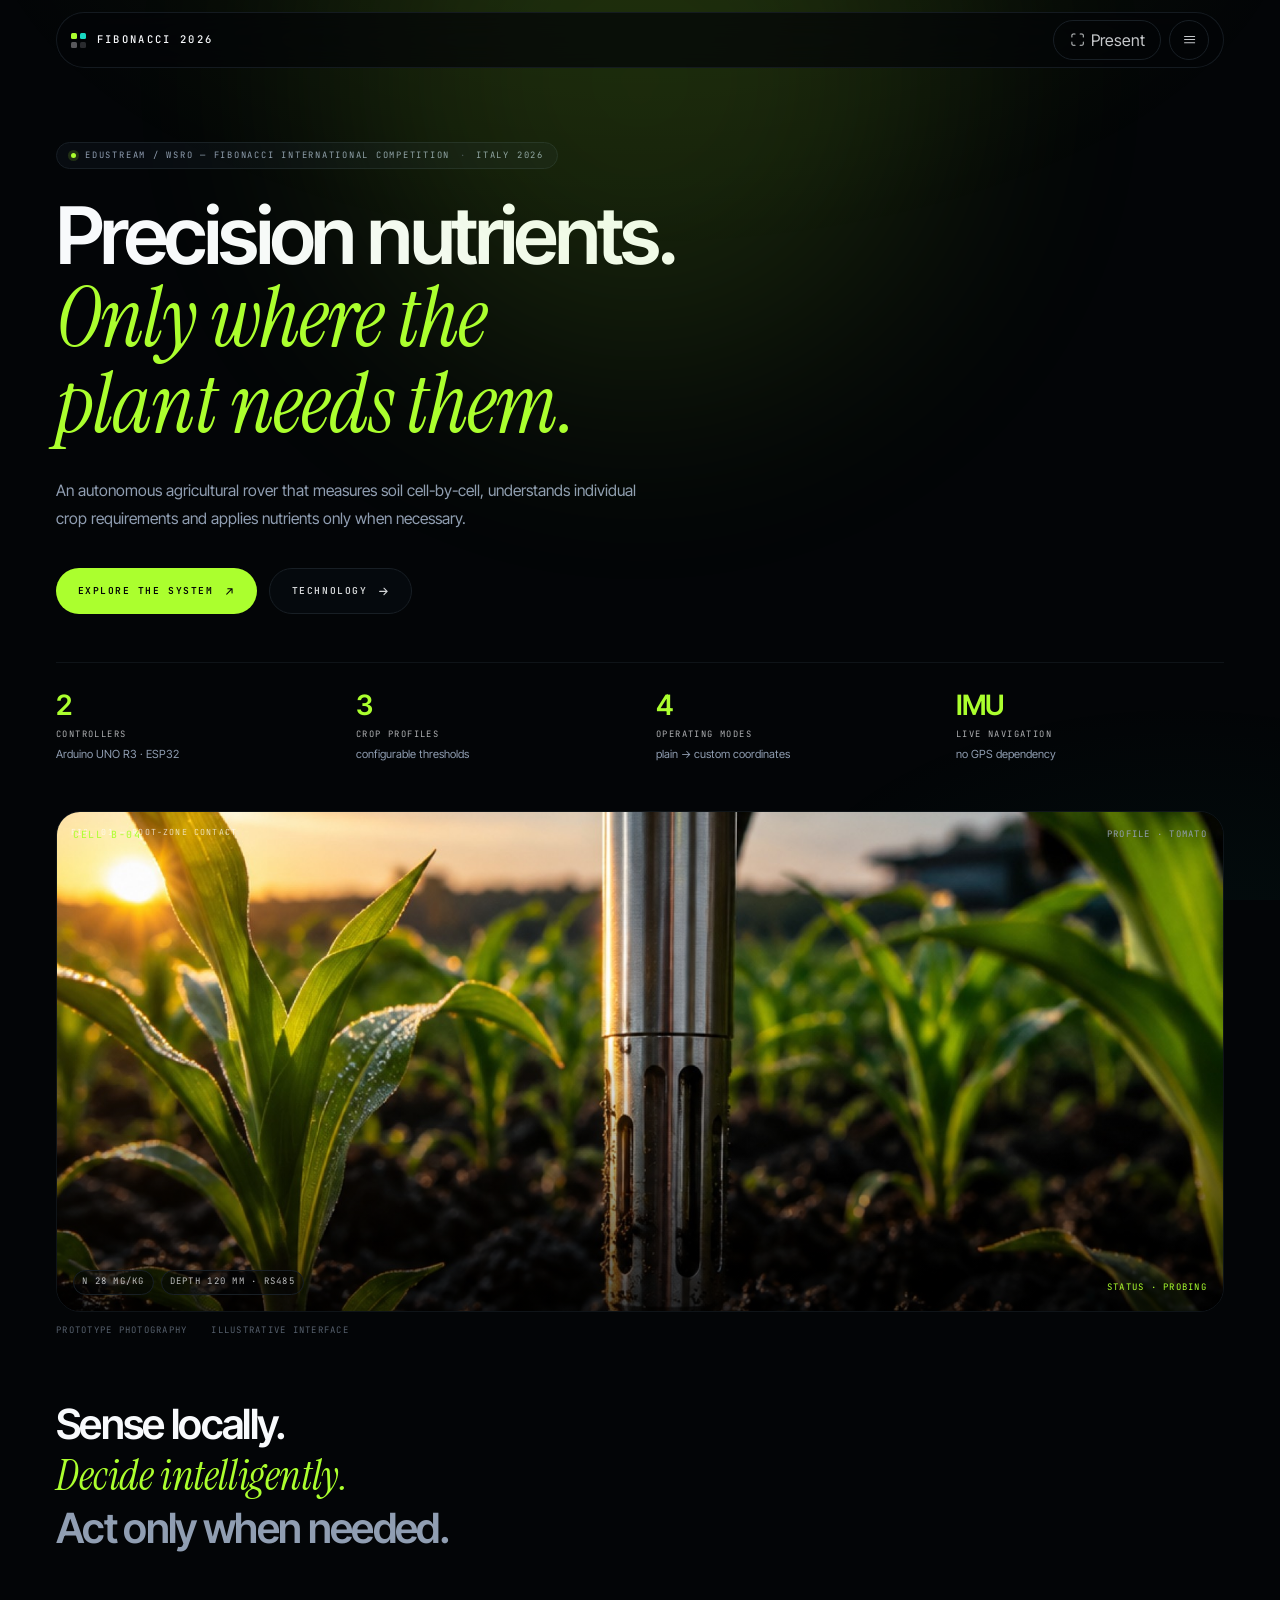
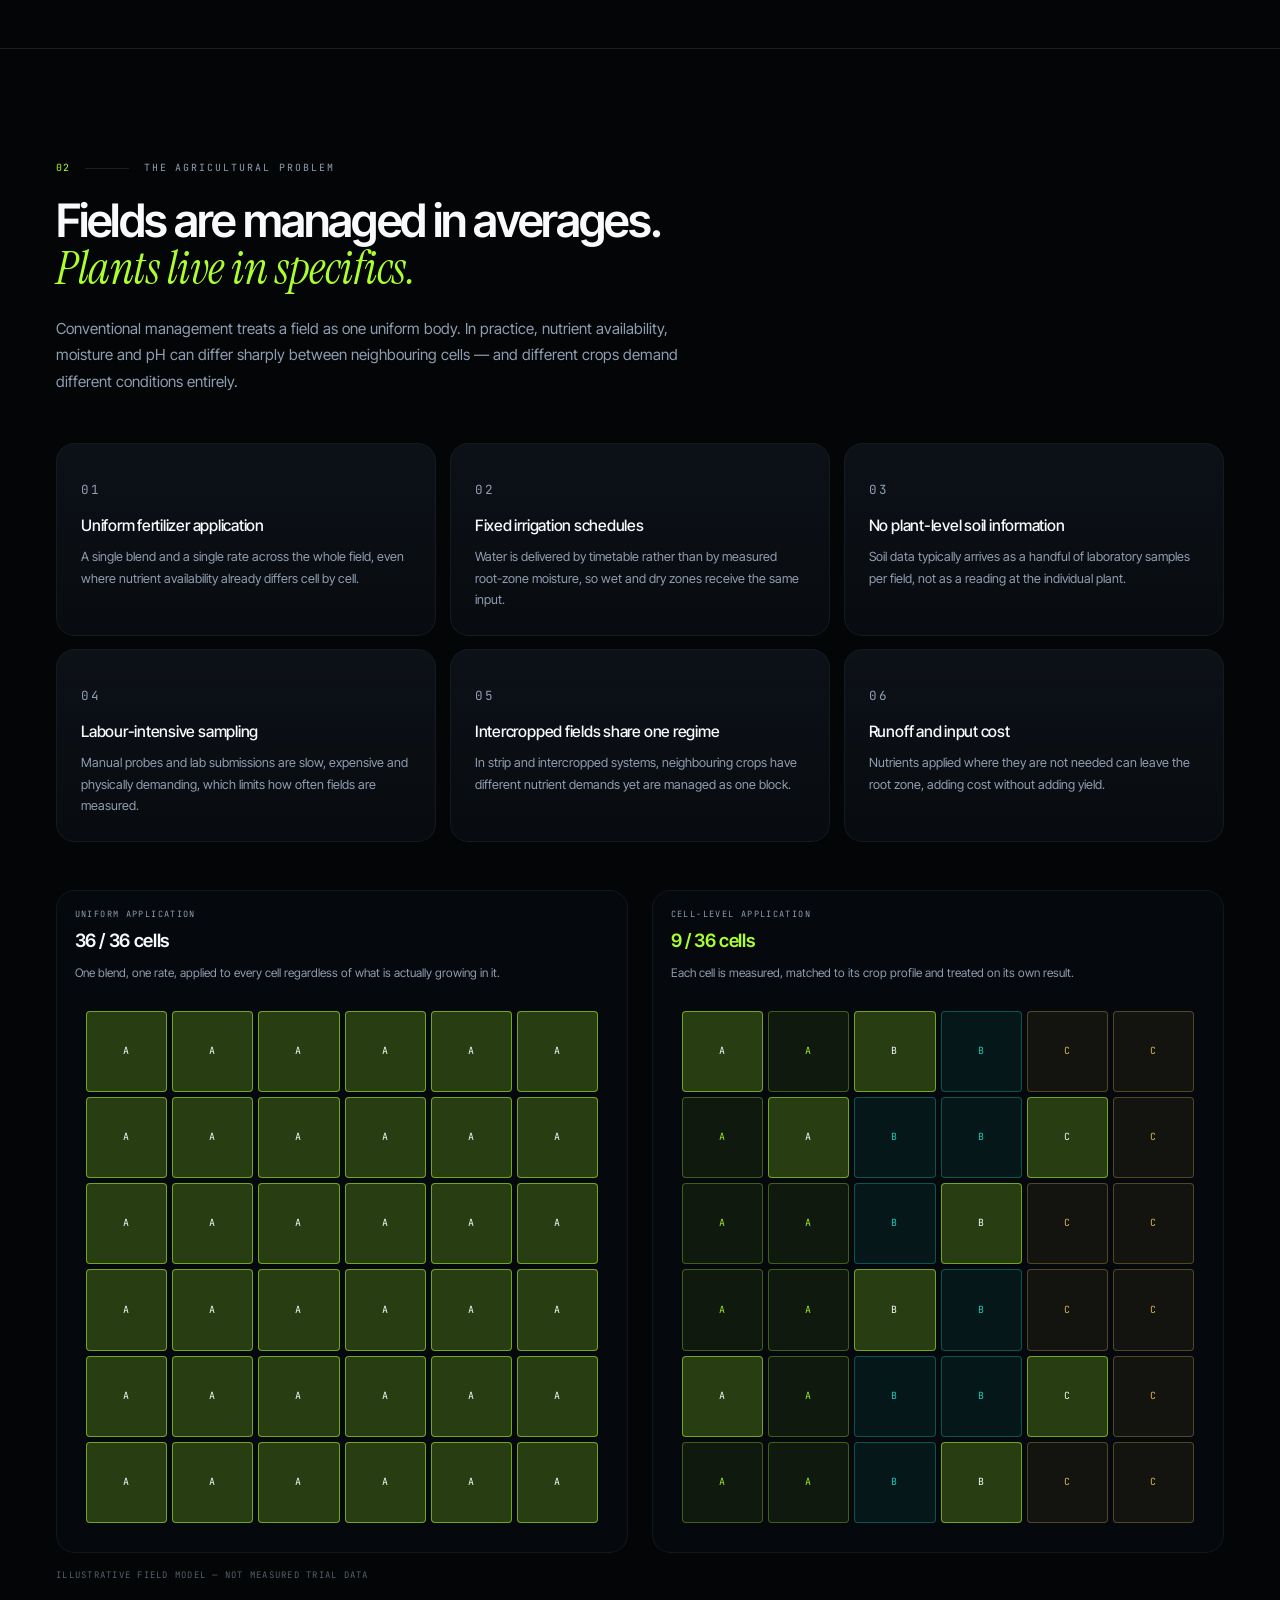
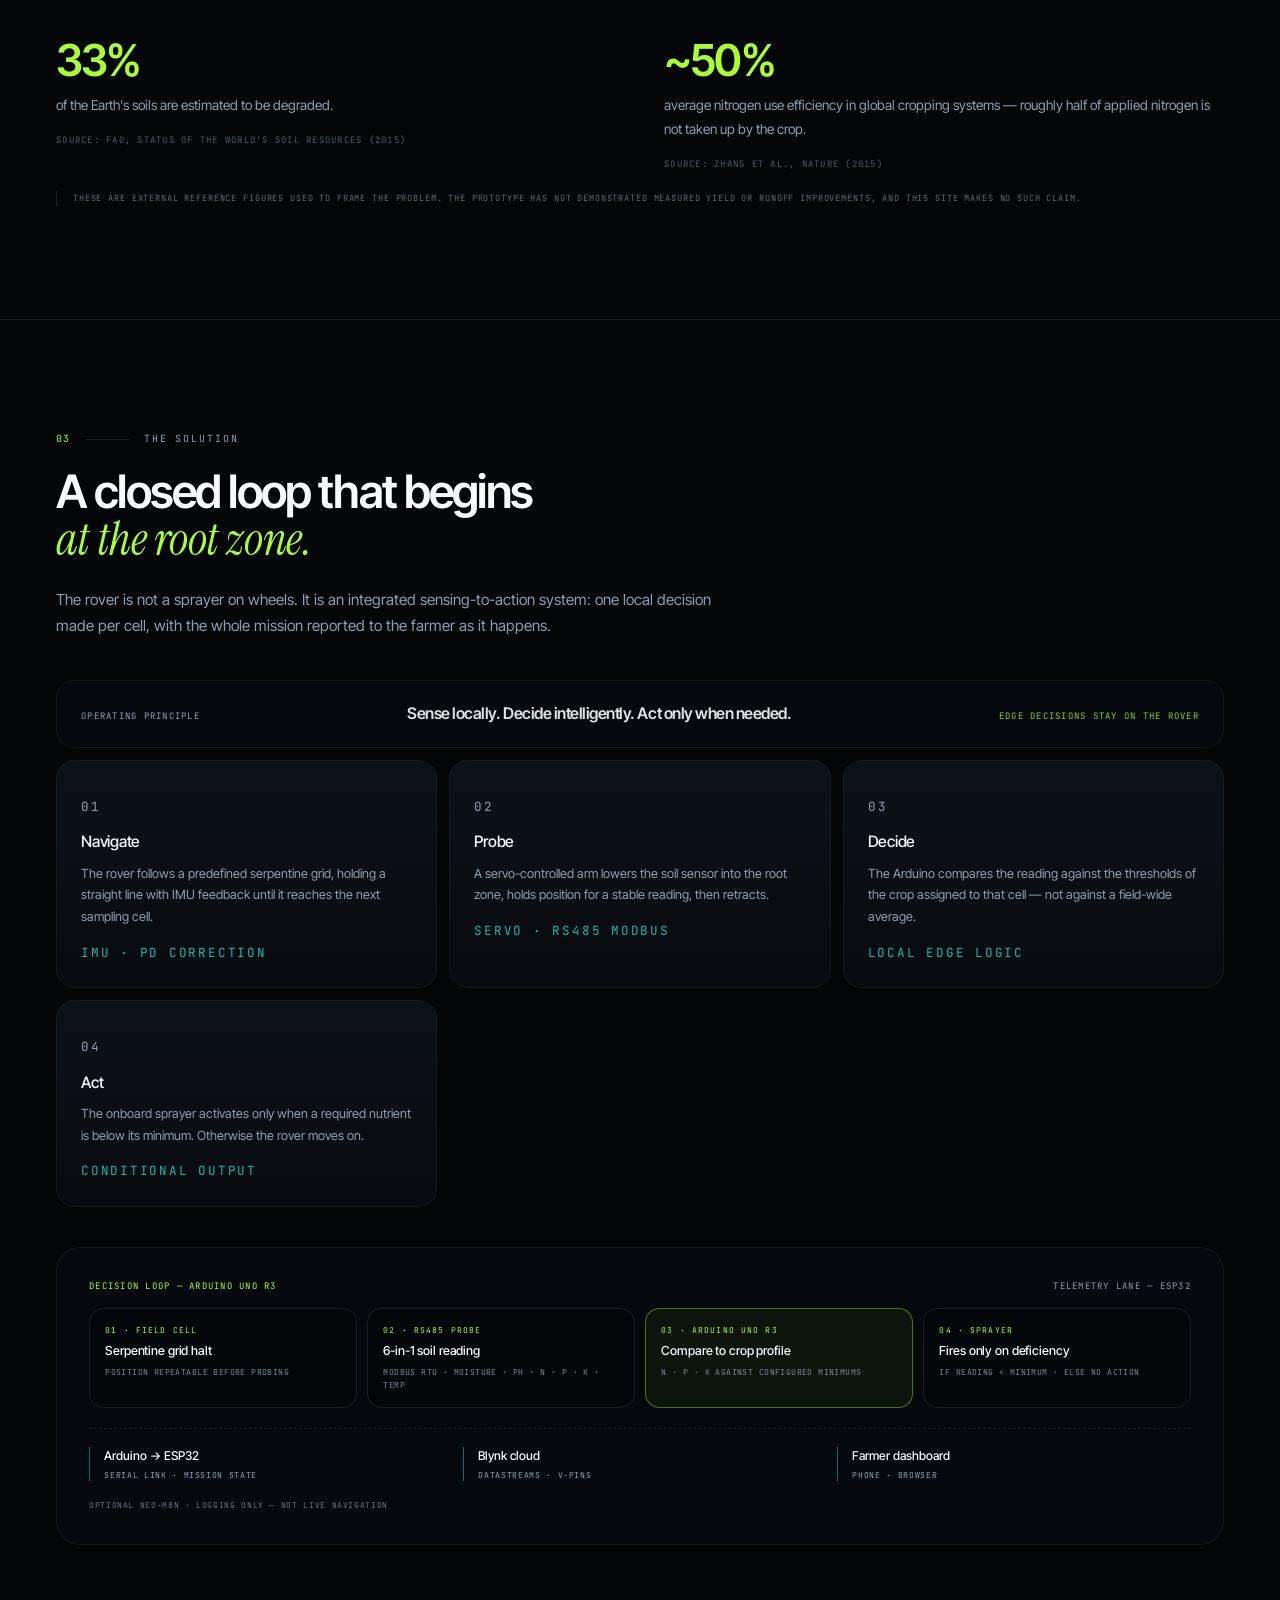
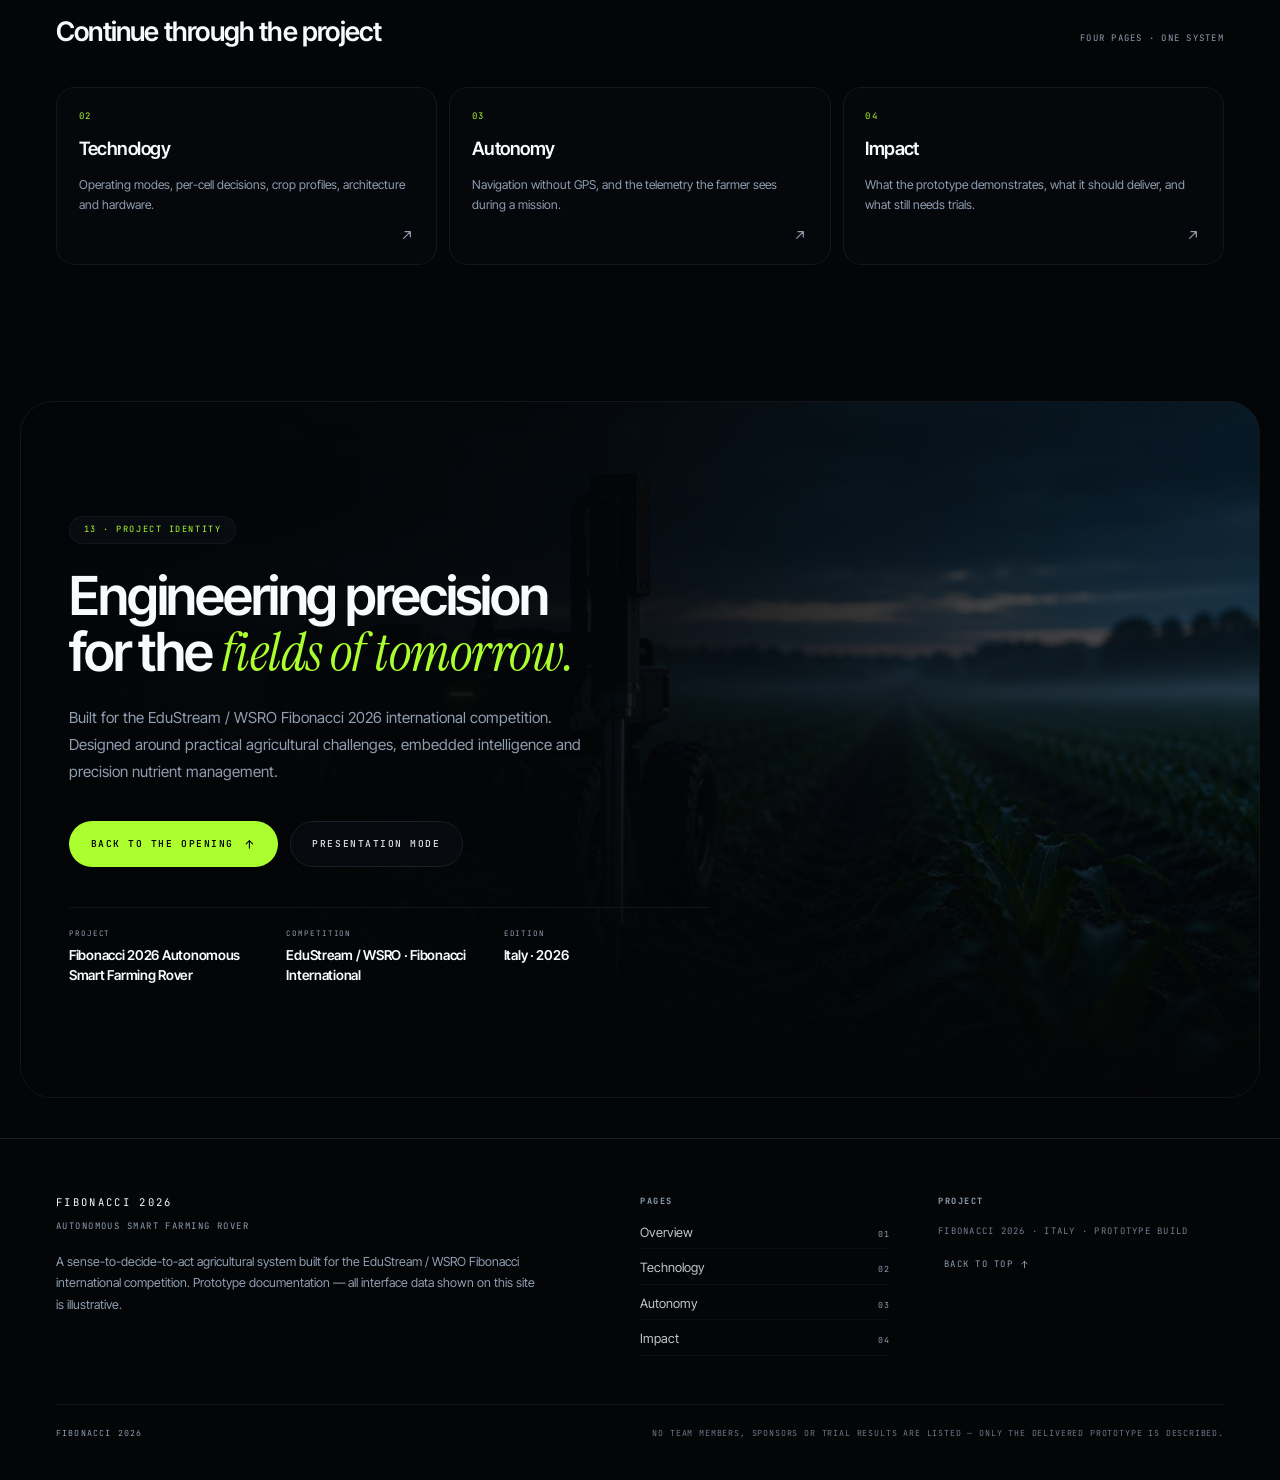
<file: index.html>
<!DOCTYPE html>
<html lang="en">
<head>
<meta charset="utf-8" />
<meta name="viewport" content="width=device-width, initial-scale=1.0" />
<title>Fibonacci 2026 — Autonomous Smart Farming Rover</title>
<meta name="description" content="Fibonacci 2026 is an autonomous agricultural rover that measures soil cell by cell, understands individual crop requirements and applies nutrients only where necessary. Presented for the EduStream / WSRO Fibonacci International Competition, Italy." />
<meta name="theme-color" content="#05070A" />
<meta property="og:title" content="Fibonacci 2026 — Autonomous Smart Farming Rover" />
<meta property="og:description" content="Precision nutrients, only where the plant needs them. A sense-to-decide-to-act agricultural system built for the EduStream / WSRO Fibonacci 2026 international competition." />
<link rel="icon" type="image/svg+xml" href="assets/img/favicon.svg" />
<link rel="stylesheet" href="assets/css/styles.css" />
</head>
<body>

<header class="site-header">
  <div class="header-inner">
    <a class="brand" href="index.html">
      <span class="brand-mark" aria-hidden="true"><i></i><i></i><i></i><i></i></span>
      Fibonacci 2026
    </a>
    <div class="header-actions">
      <button class="icon-btn wide" data-presentation aria-pressed="false" title="Toggle presentation mode">
        <svg viewBox="0 0 24 24" fill="none" stroke="currentColor" stroke-width="1.6" stroke-linecap="round" stroke-linejoin="round" aria-hidden="true"><path d="M8 3H5a2 2 0 0 0-2 2v3M16 3h3a2 2 0 0 1 2 2v3M8 21H5a2 2 0 0 1-2-2v-3M16 21h3a2 2 0 0 0 2-2v-3"/></svg>
        <span class="presentation-label presentation-hide">Present</span>
      </button>
      <button class="icon-btn" data-menu-open aria-label="Open menu">
        <svg viewBox="0 0 24 24" fill="none" stroke="currentColor" stroke-width="1.6" stroke-linecap="round" aria-hidden="true"><path d="M4 7h16M4 12h16M4 17h16"/></svg>
      </button>
    </div>
  </div>
</header>

<div class="menu" id="site-menu" aria-hidden="true">
  <div class="menu-top">
    <span class="brand"><span class="brand-mark" aria-hidden="true"><i></i><i></i><i></i><i></i></span> Fibonacci 2026</span>
    <button class="icon-btn" data-menu-close aria-label="Close menu">
      <svg viewBox="0 0 24 24" fill="none" stroke="currentColor" stroke-width="1.6" stroke-linecap="round" aria-hidden="true"><path d="M6 6l12 12M18 6L6 18"/></svg>
    </button>
  </div>
  <div class="menu-body">
    <nav class="menu-list" aria-label="Pages">
      <a class="menu-item is-current" href="index.html">
        <span class="num">01</span>
        <span class="name">Overview</span>
        <span class="desc">The agricultural problem, the system that answers it, and the principle behind it.</span>
      </a>
      <a class="menu-item" href="technology.html">
        <span class="num">02</span>
        <span class="name">Technology</span>
        <span class="desc">Operating modes, per-cell decisions, crop profiles, architecture and hardware.</span>
      </a>
      <a class="menu-item" href="autonomy.html">
        <span class="num">03</span>
        <span class="name">Autonomy</span>
        <span class="desc">Navigation without GPS, and the telemetry the farmer sees during a mission.</span>
      </a>
      <a class="menu-item" href="impact.html">
        <span class="num">04</span>
        <span class="name">Impact</span>
        <span class="desc">What the prototype demonstrates, what it should deliver, and what still needs trials.</span>
      </a>
    </nav>
    <aside class="menu-aside">
      <div>
        <h4>On this page</h4>
        <ul>
          <li><a href="#problem">02 · The agricultural problem</a></li>
          <li><a href="#solution">03 · The solution</a></li>
          <li><a href="#closing">13 · Project identity</a></li>
        </ul>
      </div>
      <div>
        <h4>Project</h4>
        <ul>
          <li><a href="technology.html#modes">Operating modes</a></li>
          <li><a href="technology.html#architecture">System architecture</a></li>
          <li><a href="autonomy.html#dashboard">Farmer dashboard</a></li>
          <li><a href="impact.html#roadmap">Development roadmap</a></li>
        </ul>
      </div>
      <p class="micro" style="line-height:1.9;color:hsl(var(--muted-foreground)/.65)">
        EduStream / WSRO · Fibonacci International Competition · Italy 2026
      </p>
    </aside>
  </div>
</div>

<main>

  <!-- ================================================================= HERO -->
  <section class="hero" id="hero">
    <div class="hero-glow" aria-hidden="true"></div>
    <div class="container-x">
      <p class="hero-badge">
        <span class="dot" aria-hidden="true"></span>
        EduStream / WSRO — Fibonacci International Competition
        <span class="sep">·</span> Italy 2026
      </p>

      <h1>
        Precision nutrients.
        <span class="serif-accent">Only where the plant needs them.</span>
      </h1>

      <p class="lead">
        An autonomous agricultural rover that measures soil cell-by-cell, understands
        individual crop requirements and applies nutrients only when necessary.
      </p>

      <div class="hero-actions">
        <a class="btn btn-primary" href="#solution">
          Explore the system
          <svg viewBox="0 0 24 24" fill="none" stroke="currentColor" stroke-width="2" stroke-linecap="round" stroke-linejoin="round" aria-hidden="true"><path d="M7 17L17 7M9 7h8v8"/></svg>
        </a>
        <a class="btn btn-ghost" href="technology.html">
          Technology
          <svg viewBox="0 0 24 24" fill="none" stroke="currentColor" stroke-width="2" stroke-linecap="round" stroke-linejoin="round" aria-hidden="true"><path d="M5 12h14M13 6l6 6-6 6"/></svg>
        </a>
      </div>

      <div class="stat-strip reveal">
        <div class="stat">
          <p class="v signal">2</p>
          <p class="k">Controllers</p>
          <p class="n">Arduino UNO R3 · ESP32</p>
        </div>
        <div class="stat">
          <p class="v signal">3</p>
          <p class="k">Crop profiles</p>
          <p class="n">configurable thresholds</p>
        </div>
        <div class="stat">
          <p class="v signal">4</p>
          <p class="k">Operating modes</p>
          <p class="n">plain → custom coordinates</p>
        </div>
        <div class="stat">
          <p class="v signal">IMU</p>
          <p class="k">Live navigation</p>
          <p class="n">no GPS dependency</p>
        </div>
      </div>

      <figure class="image-frame reveal" style="margin-top:3rem;aspect-ratio:21/9;">
        <img src="assets/img/probe-sunrise.jpg" alt="The rover's soil probe making contact with the root zone at sunrise" />
        <div class="scrim"></div>
        <figcaption class="caption" style="bottom:auto;top:.85rem;left:.85rem;">FIG. 01 — Root-zone contact</figcaption>
        <div style="position:absolute;inset:0;padding:1rem;display:flex;flex-direction:column;justify-content:space-between;pointer-events:none;">
          <div style="display:flex;justify-content:space-between;gap:1rem;">
            <span class="micro-lg" style="color:hsl(var(--signal))">Cell B-04</span>
            <span class="micro">Profile · Tomato</span>
          </div>
          <div style="display:flex;justify-content:space-between;align-items:flex-end;gap:1rem;flex-wrap:wrap;">
            <div style="display:flex;gap:.45rem;flex-wrap:wrap;">
              <span class="micro" style="padding:.3rem .5rem;border:1px solid hsl(var(--border));border-radius:999px;background:hsl(var(--background)/.5);color:hsl(var(--foreground)/.75)">N 28 mg/kg</span>
              <span class="micro" style="padding:.3rem .5rem;border:1px solid hsl(var(--border));border-radius:999px;background:hsl(var(--background)/.5);color:hsl(var(--foreground)/.75)">Depth 120 mm · RS485</span>
            </div>
            <span class="micro" style="color:hsl(var(--signal))">Status · probing</span>
          </div>
        </div>
      </figure>
      <div style="display:flex;gap:1.5rem;margin-top:.75rem;flex-wrap:wrap;">
        <span class="micro" style="color:hsl(var(--muted-foreground)/.6)">Prototype photography</span>
        <span class="micro" style="color:hsl(var(--muted-foreground)/.6)">Illustrative interface</span>
      </div>

      <div style="margin-top:4rem;display:grid;gap:.35rem;">
        <p class="display" style="font-size:clamp(1.5rem,3.4vw,2.6rem);line-height:1.12;">Sense locally.</p>
        <p class="display serif-accent signal" style="font-size:clamp(1.5rem,3.4vw,2.6rem);line-height:1.12;">Decide intelligently.</p>
        <p class="display" style="font-size:clamp(1.5rem,3.4vw,2.6rem);line-height:1.12;color:hsl(var(--muted-foreground))">Act only when needed.</p>
      </div>
    </div>
  </section>

  <!-- ============================================================== PROBLEM -->
  <section class="section" id="problem">
    <div class="container-x">
      <div class="section-head reveal">
        <p class="kicker"><span class="idx">02</span><span class="rule"></span>The agricultural problem</p>
        <h2 class="display">
          Fields are managed in averages.
          <span class="serif-accent" style="display:block;color:hsl(var(--signal))">Plants live in specifics.</span>
        </h2>
        <p class="lead">
          Conventional management treats a field as one uniform body. In practice, nutrient
          availability, moisture and pH can differ sharply between neighbouring cells — and
          different crops demand different conditions entirely.
        </p>
      </div>

      <div class="grid-cards stack-gap">
        <article class="card reveal">
          <p class="card-num">01</p>
          <h3>Uniform fertilizer application</h3>
          <p>A single blend and a single rate across the whole field, even where nutrient availability already differs cell by cell.</p>
        </article>
        <article class="card reveal" style="transition-delay:60ms">
          <p class="card-num">02</p>
          <h3>Fixed irrigation schedules</h3>
          <p>Water is delivered by timetable rather than by measured root-zone moisture, so wet and dry zones receive the same input.</p>
        </article>
        <article class="card reveal" style="transition-delay:120ms">
          <p class="card-num">03</p>
          <h3>No plant-level soil information</h3>
          <p>Soil data typically arrives as a handful of laboratory samples per field, not as a reading at the individual plant.</p>
        </article>
        <article class="card reveal" style="transition-delay:60ms">
          <p class="card-num">04</p>
          <h3>Labour-intensive sampling</h3>
          <p>Manual probes and lab submissions are slow, expensive and physically demanding, which limits how often fields are measured.</p>
        </article>
        <article class="card reveal" style="transition-delay:120ms">
          <p class="card-num">05</p>
          <h3>Intercropped fields share one regime</h3>
          <p>In strip and intercropped systems, neighbouring crops have different nutrient demands yet are managed as one block.</p>
        </article>
        <article class="card reveal" style="transition-delay:180ms">
          <p class="card-num">06</p>
          <h3>Runoff and input cost</h3>
          <p>Nutrients applied where they are not needed can leave the root zone, adding cost without adding yield.</p>
        </article>
      </div>

      <!-- comparison -->
      <div class="compare reveal" style="margin-top:3rem">
        <div class="compare-block">
          <p class="cb-label">Uniform application</p>
          <p class="cb-value">36 / 36 cells</p>
          <p class="cb-note">One blend, one rate, applied to every cell regardless of what is actually growing in it.</p>
          <div class="field-wrap" style="margin-top:1rem;padding:.7rem;border:0;background:transparent">
            <div class="field-grid" data-field data-cols="6" data-rows="6" data-pattern="uniform" data-treated="A-01,A-02,A-03,A-04,A-05,A-06,B-01,B-02,B-03,B-04,B-05,B-06,C-01,C-02,C-03,C-04,C-05,C-06,D-01,D-02,D-03,D-04,D-05,D-06,E-01,E-02,E-03,E-04,E-05,E-06,F-01,F-02,F-03,F-04,F-05,F-06"></div>
          </div>
        </div>
        <div class="compare-block">
          <p class="cb-label">Cell-level application</p>
          <p class="cb-value signal">9 / 36 cells</p>
          <p class="cb-note">Each cell is measured, matched to its crop profile and treated on its own result.</p>
          <div class="field-wrap" style="margin-top:1rem;padding:.7rem;border:0;background:transparent">
            <div class="field-grid" data-field data-cols="6" data-rows="6" data-pattern="mixed" data-treated="A-01,A-03,B-02,B-05,C-04,D-03,E-01,E-05,F-04"></div>
          </div>
        </div>
      </div>
      <p class="micro" style="margin-top:1rem;color:hsl(var(--muted-foreground)/.6)">Illustrative field model — not measured trial data</p>

      <div class="split-even" style="margin-top:3.5rem">
        <div class="reveal">
          <p class="big-stat">33%</p>
          <p class="body-copy" style="margin-top:.75rem">
            of the Earth's soils are estimated to be degraded.
          </p>
          <p class="micro" style="margin-top:1rem;color:hsl(var(--muted-foreground)/.55)">
            Source: FAO, Status of the World's Soil Resources (2015)
          </p>
        </div>
        <div class="reveal" style="transition-delay:80ms">
          <p class="big-stat data-tone">~50%</p>
          <p class="body-copy" style="margin-top:.75rem">
            average nitrogen use efficiency in global cropping systems — roughly half of
            applied nitrogen is not taken up by the crop.
          </p>
          <p class="micro" style="margin-top:1rem;color:hsl(var(--muted-foreground)/.55)">
            Source: Zhang et al., Nature (2015)
          </p>
        </div>
      </div>
      <p class="note">
        These are external reference figures used to frame the problem. The prototype has not
        demonstrated measured yield or runoff improvements, and this site makes no such claim.
      </p>
    </div>
  </section>

  <!-- ============================================================= SOLUTION -->
  <section class="section" id="solution">
    <div class="container-x">
      <div class="section-head reveal">
        <p class="kicker"><span class="idx">03</span><span class="rule"></span>The solution</p>
        <h2 class="display">
          A closed loop that begins
          <span class="serif-accent" style="display:block;color:hsl(var(--signal))">at the root zone.</span>
        </h2>
        <p class="lead">
          The rover is not a sprayer on wheels. It is an integrated sensing-to-action system:
          one local decision made per cell, with the whole mission reported to the farmer
          as it happens.
        </p>
      </div>

      <div class="card-soft reveal" style="margin-top:2.5rem;display:flex;flex-wrap:wrap;align-items:baseline;justify-content:space-between;gap:1rem;">
        <p class="micro">Operating principle</p>
        <p class="display-sm" style="font-size:1rem;color:hsl(var(--foreground)/.9)">
          Sense locally. Decide intelligently. Act only when needed.
        </p>
        <p class="micro" style="color:hsl(var(--signal)/.8)">Edge decisions stay on the rover</p>
      </div>

      <div class="grid-cards" style="margin-top:.75rem;grid-template-columns:1fr;">
        <div style="display:grid;gap:.75rem" class="reveal">
          <div class="grid-cards" style="gap:.75rem">
            <article class="card">
              <p class="card-num">01</p>
              <h3>Navigate</h3>
              <p>The rover follows a predefined serpentine grid, holding a straight line with IMU feedback until it reaches the next sampling cell.</p>
              <p class="micro" style="margin-top:.9rem;color:hsl(var(--data)/.85)">IMU · PD correction</p>
            </article>
            <article class="card">
              <p class="card-num">02</p>
              <h3>Probe</h3>
              <p>A servo-controlled arm lowers the soil sensor into the root zone, holds position for a stable reading, then retracts.</p>
              <p class="micro" style="margin-top:.9rem;color:hsl(var(--data)/.85)">Servo · RS485 Modbus</p>
            </article>
            <article class="card">
              <p class="card-num">03</p>
              <h3>Decide</h3>
              <p>The Arduino compares the reading against the thresholds of the crop assigned to that cell — not against a field-wide average.</p>
              <p class="micro" style="margin-top:.9rem;color:hsl(var(--data)/.85)">Local edge logic</p>
            </article>
            <article class="card">
              <p class="card-num">04</p>
              <h3>Act</h3>
              <p>The onboard sprayer activates only when a required nutrient is below its minimum. Otherwise the rover moves on.</p>
              <p class="micro" style="margin-top:.9rem;color:hsl(var(--data)/.85)">Conditional output</p>
            </article>
          </div>
        </div>
      </div>

      <!-- pipeline -->
      <div class="pipeline reveal" style="margin-top:2.5rem">
        <div class="field-head">
          <p class="micro" style="color:hsl(var(--signal))">Decision loop — Arduino UNO R3</p>
          <p class="micro">Telemetry lane — ESP32</p>
        </div>

        <div class="pipe-flow">
          <div class="pipe-node">
            <p class="pn-step">01 · Field cell</p>
            <p class="pn-title">Serpentine grid halt</p>
            <p class="pn-note">Position repeatable before probing</p>
          </div>
          <div class="pipe-node">
            <p class="pn-step">02 · RS485 probe</p>
            <p class="pn-title">6-in-1 soil reading</p>
            <p class="pn-note">Modbus RTU · moisture · pH · N · P · K · temp</p>
          </div>
          <div class="pipe-node is-accent">
            <p class="pn-step">03 · Arduino UNO R3</p>
            <p class="pn-title">Compare to crop profile</p>
            <p class="pn-note">N · P · K against configured minimums</p>
          </div>
          <div class="pipe-node">
            <p class="pn-step">04 · Sprayer</p>
            <p class="pn-title">Fires only on deficiency</p>
            <p class="pn-note">if reading &lt; minimum · else no action</p>
          </div>
        </div>

        <div class="telemetry-lane">
          <div class="tel-step">
            <p class="ts-t">Arduino → ESP32</p>
            <p class="ts-n">serial link · mission state</p>
          </div>
          <div class="tel-step">
            <p class="ts-t">Blynk cloud</p>
            <p class="ts-n">datastreams · V-pins</p>
          </div>
          <div class="tel-step">
            <p class="ts-t">Farmer dashboard</p>
            <p class="ts-n">phone · browser</p>
          </div>
        </div>
        <p class="arch-note">Optional NEO-M8N · logging only — not live navigation</p>
      </div>

      <!-- next pages -->
      <div class="reveal" style="margin-top:4.5rem">
        <div style="display:flex;flex-wrap:wrap;align-items:baseline;justify-content:space-between;gap:1rem">
          <h2 class="display-sm">Continue through the project</h2>
          <p class="micro">Four pages · one system</p>
        </div>
        <div class="next-grid">
          <a class="next-card" href="technology.html">
            <span class="nc-num">02</span>
            <span class="nc-title">Technology</span>
            <span class="nc-desc">Operating modes, per-cell decisions, crop profiles, architecture and hardware.</span>
            <svg class="nc-arrow" width="16" height="16" viewBox="0 0 24 24" fill="none" stroke="currentColor" stroke-width="1.8" stroke-linecap="round" stroke-linejoin="round" aria-hidden="true"><path d="M7 17L17 7M9 7h8v8"/></svg>
          </a>
          <a class="next-card" href="autonomy.html">
            <span class="nc-num">03</span>
            <span class="nc-title">Autonomy</span>
            <span class="nc-desc">Navigation without GPS, and the telemetry the farmer sees during a mission.</span>
            <svg class="nc-arrow" width="16" height="16" viewBox="0 0 24 24" fill="none" stroke="currentColor" stroke-width="1.8" stroke-linecap="round" stroke-linejoin="round" aria-hidden="true"><path d="M7 17L17 7M9 7h8v8"/></svg>
          </a>
          <a class="next-card" href="impact.html">
            <span class="nc-num">04</span>
            <span class="nc-title">Impact</span>
            <span class="nc-desc">What the prototype demonstrates, what it should deliver, and what still needs trials.</span>
            <svg class="nc-arrow" width="16" height="16" viewBox="0 0 24 24" fill="none" stroke="currentColor" stroke-width="1.8" stroke-linecap="round" stroke-linejoin="round" aria-hidden="true"><path d="M7 17L17 7M9 7h8v8"/></svg>
          </a>
        </div>
      </div>
    </div>
  </section>

  <!-- ============================================================== CLOSING -->
  <section class="closing" id="closing" style="padding-top:1.5rem">
    <div class="closing-card">
      <div class="closing-bg" style="background-image:url('assets/img/rover-dusk.jpg')"></div>
      <div class="closing-tint"></div>
      <div class="closing-body">
        <p class="closing-badge">13 · Project identity</p>
        <h2 class="display">
          Engineering precision for the
          <span class="serif-accent signal">fields of tomorrow.</span>
        </h2>
        <p class="lead">
          Built for the EduStream / WSRO Fibonacci 2026 international competition. Designed
          around practical agricultural challenges, embedded intelligence and precision
          nutrient management.
        </p>
        <div class="hero-actions">
          <a class="btn btn-primary" href="index.html">
            Back to the opening
            <svg viewBox="0 0 24 24" fill="none" stroke="currentColor" stroke-width="2" stroke-linecap="round" stroke-linejoin="round" aria-hidden="true"><path d="M12 19V5M6 11l6-6 6 6"/></svg>
          </a>
          <button class="btn btn-ghost" data-presentation aria-pressed="false">
            <span class="presentation-label">Presentation mode</span>
          </button>
        </div>
        <div class="facts" style="margin-top:2.5rem">
          <div>
            <p class="f-k">Project</p>
            <p class="f-v" style="font-size:.85rem;margin-top:.35rem">Fibonacci 2026 Autonomous Smart Farming Rover</p>
          </div>
          <div>
            <p class="f-k">Competition</p>
            <p class="f-v" style="font-size:.85rem;margin-top:.35rem">EduStream / WSRO · Fibonacci International</p>
          </div>
          <div>
            <p class="f-k">Edition</p>
            <p class="f-v" style="font-size:.85rem;margin-top:.35rem">Italy · 2026</p>
          </div>
        </div>
      </div>
    </div>
  </section>
</main>

<footer class="site-footer">
  <div class="container-x">
    <div class="footer-grid">
      <div>
        <p class="footer-brand">Fibonacci 2026</p>
        <p class="footer-sub">Autonomous smart farming rover</p>
        <p class="footer-copy">
          A sense-to-decide-to-act agricultural system built for the EduStream / WSRO Fibonacci
          international competition. Prototype documentation — all interface data shown on this
          site is illustrative.
        </p>
      </div>
      <div class="footer-col">
        <h4>Pages</h4>
        <nav class="footer-links" aria-label="Pages">
          <a href="index.html">Overview <span>01</span></a>
          <a href="technology.html">Technology <span>02</span></a>
          <a href="autonomy.html">Autonomy <span>03</span></a>
          <a href="impact.html">Impact <span>04</span></a>
        </nav>
      </div>
      <div class="footer-col">
        <h4>Project</h4>
        <p class="micro" style="line-height:2;color:hsl(var(--muted-foreground)/.8)">
          Fibonacci 2026 · Italy · Prototype build
        </p>
        <button class="to-top micro" data-to-top style="margin-top:1rem;letter-spacing:.14em">
          Back to top
          <svg width="11" height="11" viewBox="0 0 24 24" fill="none" stroke="currentColor" stroke-width="2" stroke-linecap="round" stroke-linejoin="round" aria-hidden="true"><path d="M12 19V5M6 11l6-6 6 6"/></svg>
        </button>
      </div>
    </div>
    <div class="footer-bottom">
      <span>Fibonacci 2026</span>
      <p class="disclaimer">
        No team members, sponsors or trial results are listed — only the delivered prototype is described.
      </p>
    </div>
  </div>
</footer>

<script src="assets/js/main.js"></script>
</body>
</html>
</file>
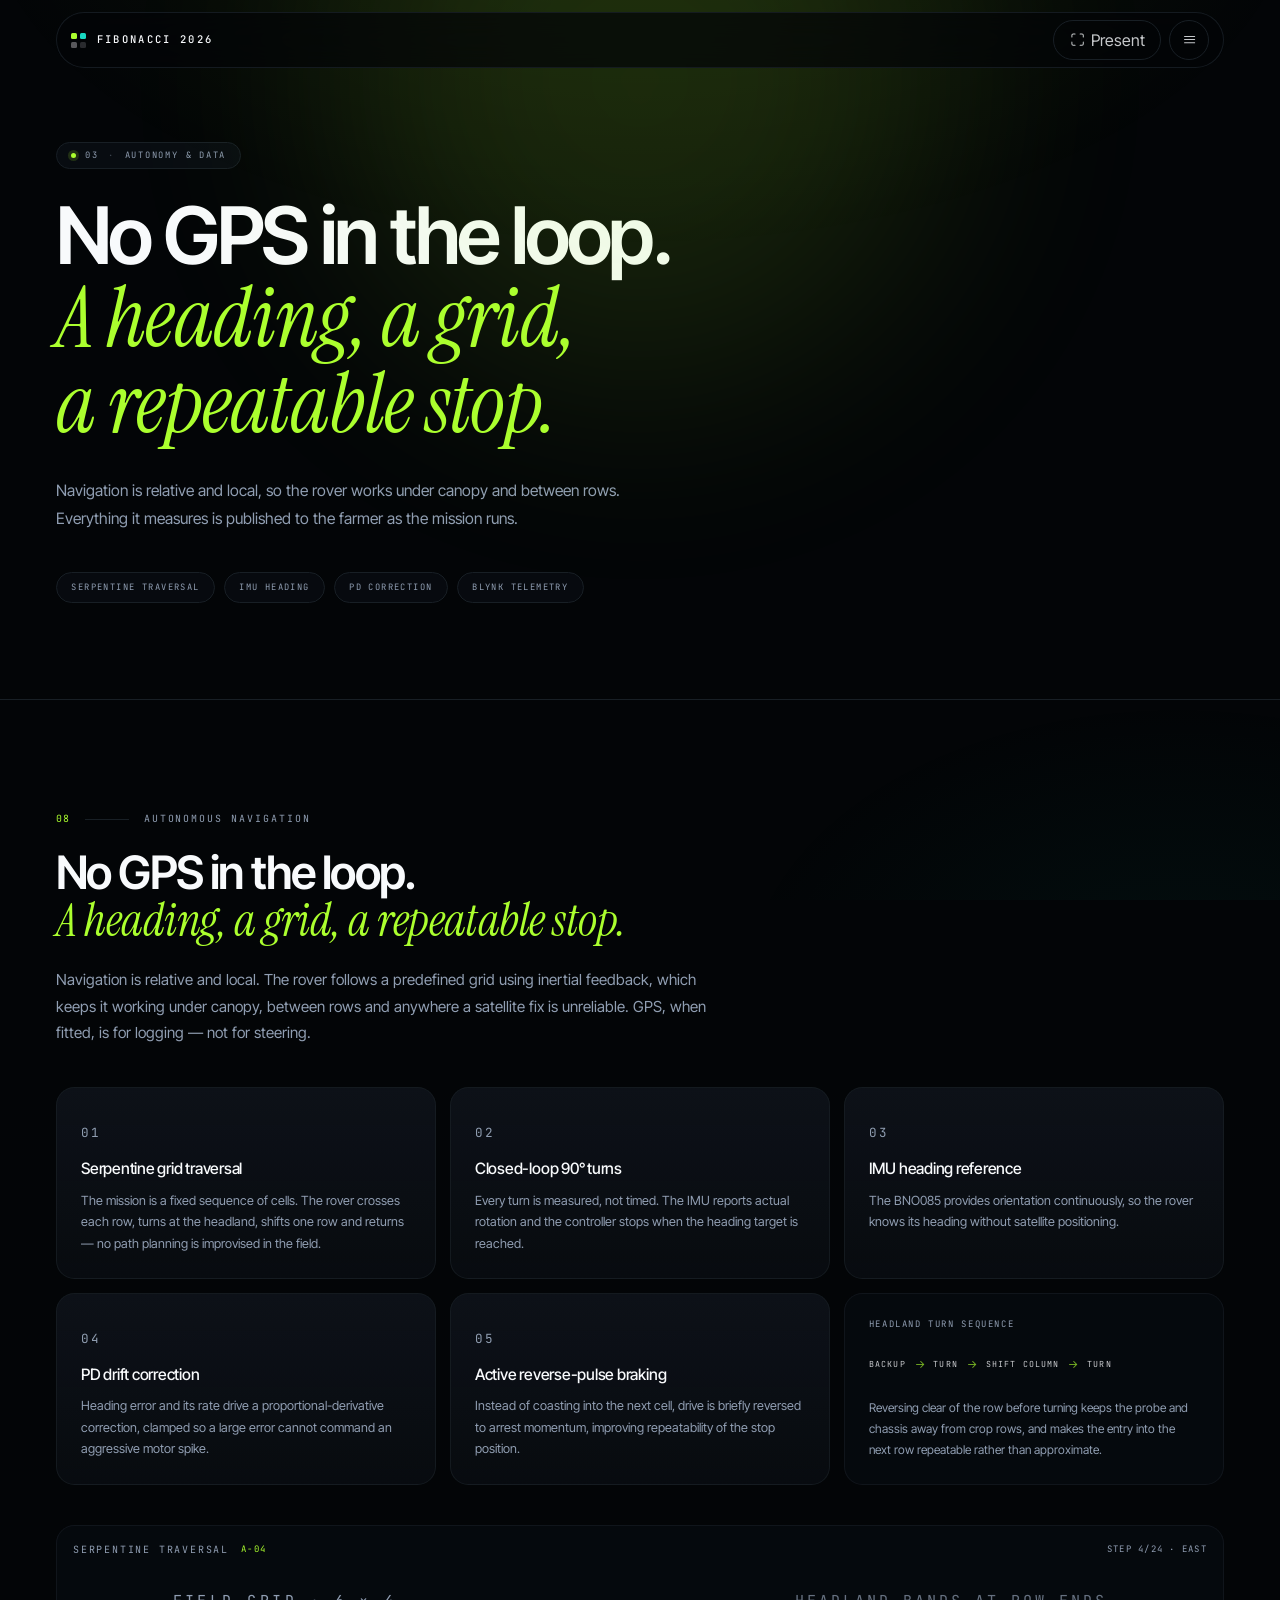
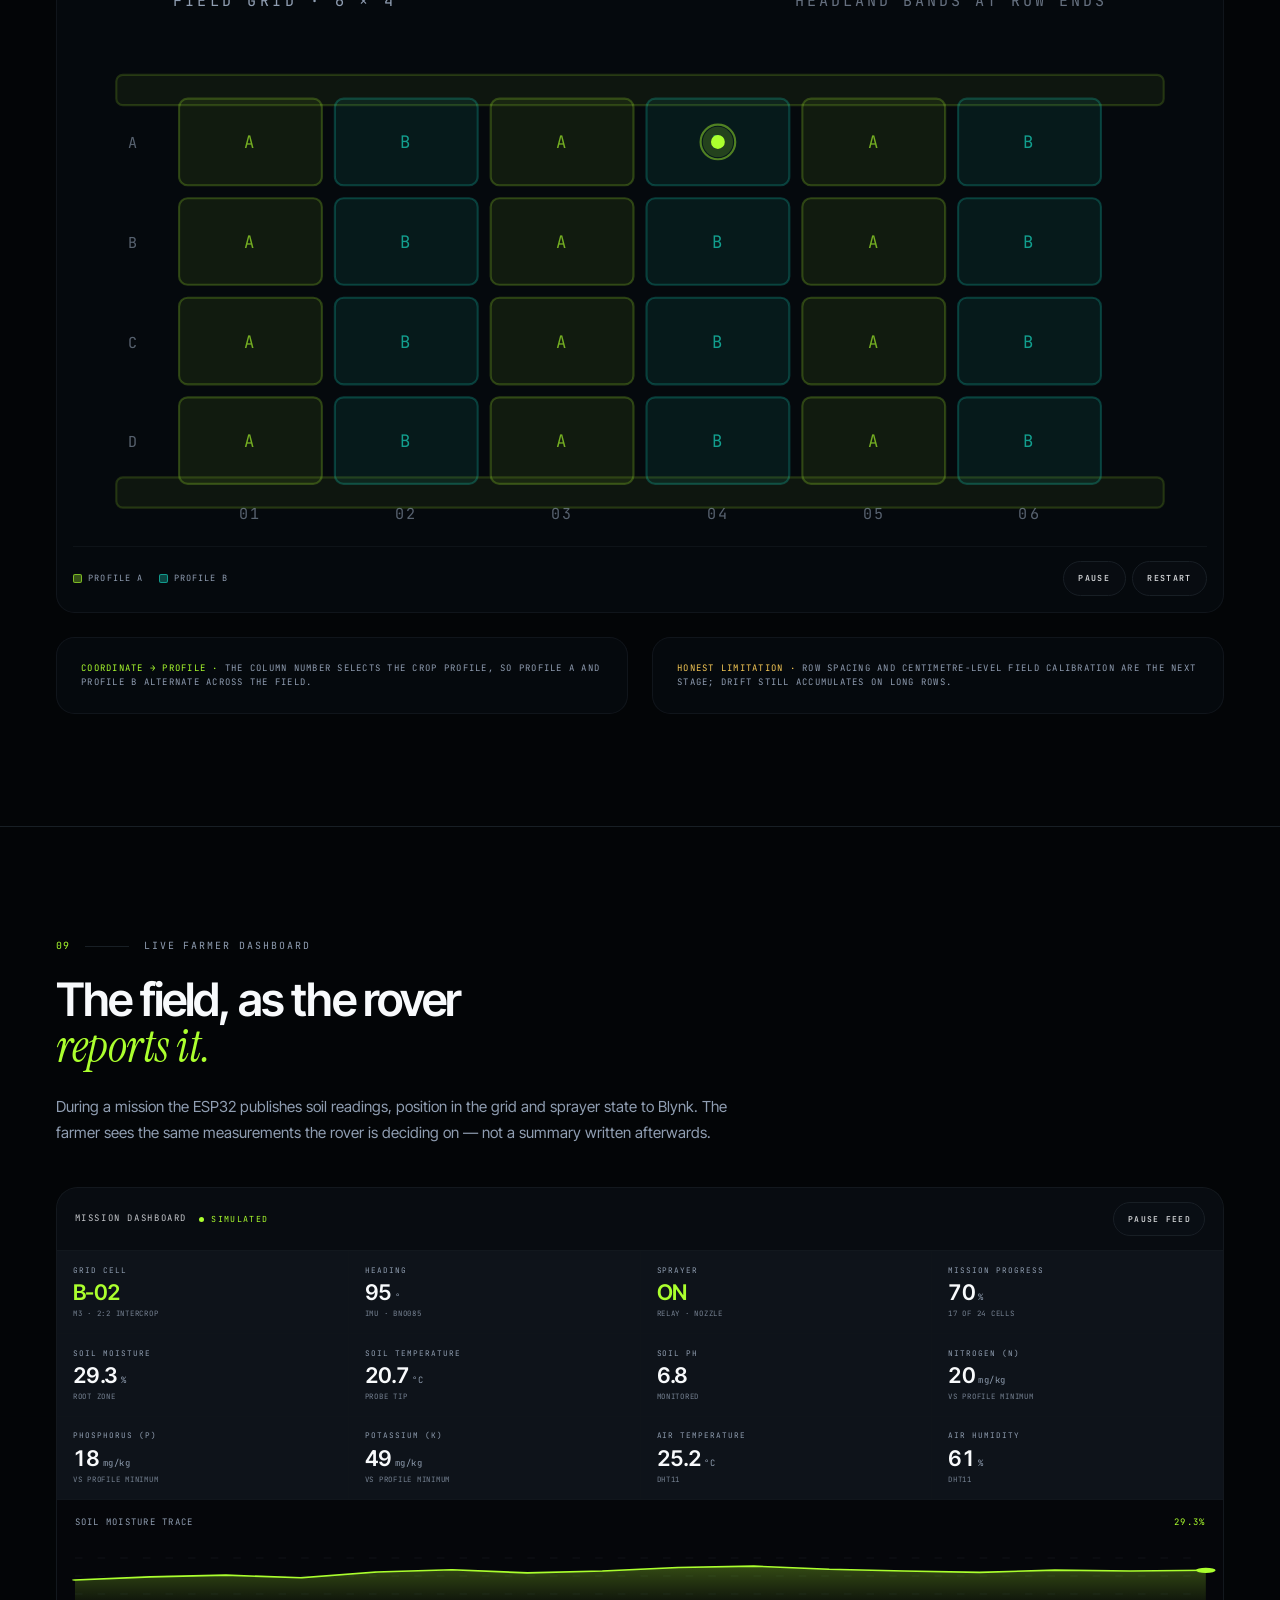
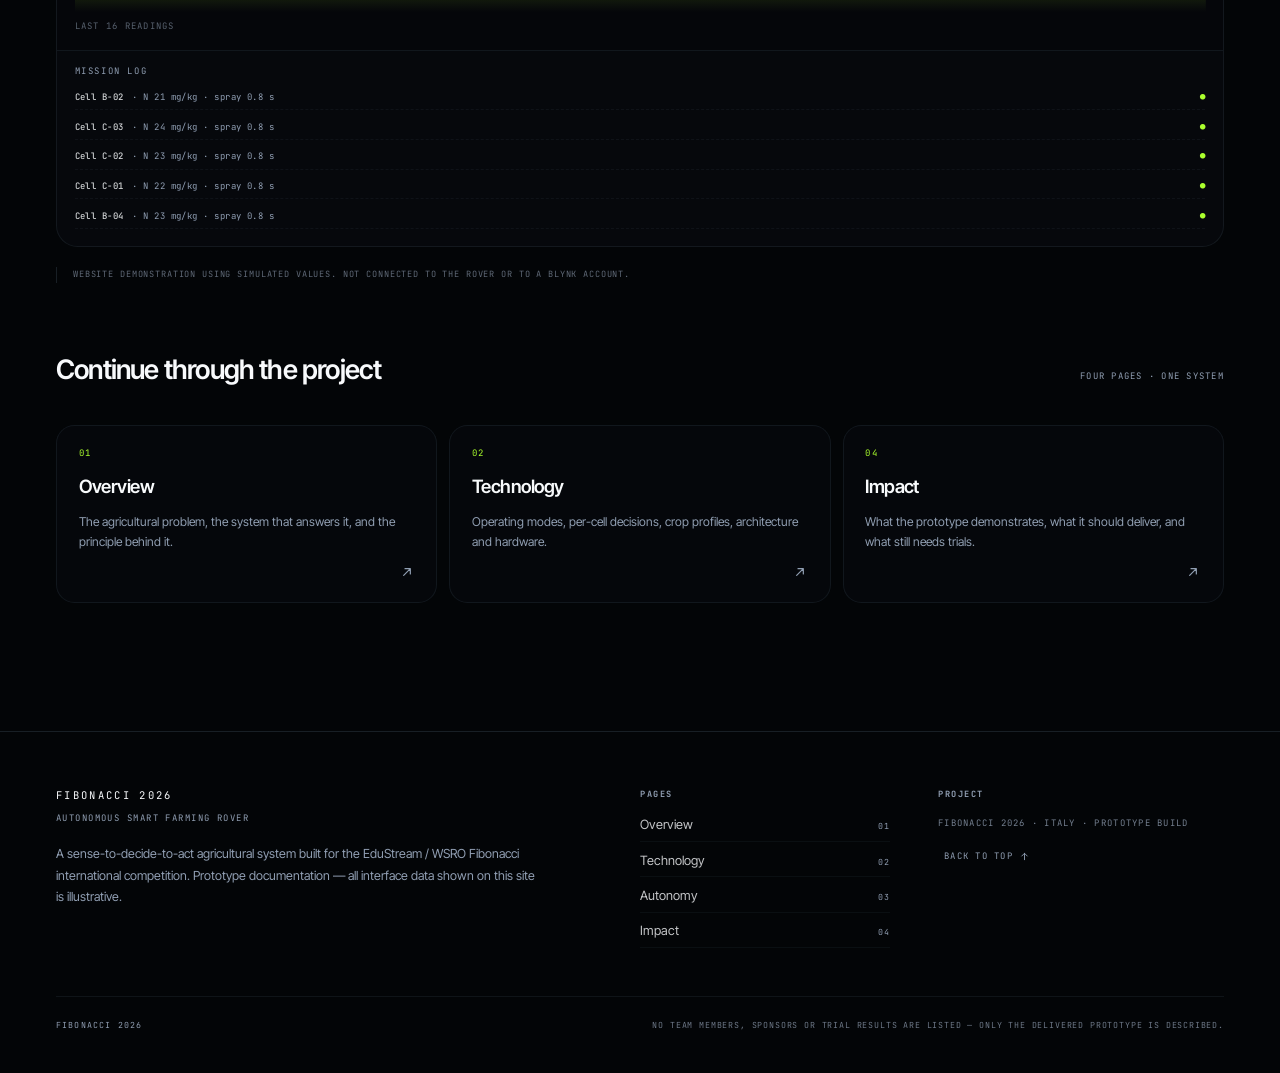
<file: autonomy.html>
<!DOCTYPE html>
<html lang="en">
<head>
<meta charset="utf-8" />
<meta name="viewport" content="width=device-width, initial-scale=1.0" />
<title>Autonomy &amp; Data — Fibonacci 2026</title>
<meta name="description" content="Navigation without GPS, and the telemetry the farmer sees during a mission." />
<meta name="theme-color" content="#05070A" />
<link rel="icon" type="image/svg+xml" href="assets/img/favicon.svg" />
<link rel="stylesheet" href="assets/css/styles.css" />
</head>
<body>

<header class="site-header">
  <div class="header-inner">
    <a class="brand" href="index.html"><span class="brand-mark" aria-hidden="true"><i></i><i></i><i></i><i></i></span> Fibonacci 2026</a>
    <div class="header-actions">
      <button class="icon-btn wide" data-presentation aria-pressed="false" title="Toggle presentation mode">
        <svg viewBox="0 0 24 24" fill="none" stroke="currentColor" stroke-width="1.6" stroke-linecap="round" stroke-linejoin="round" aria-hidden="true"><path d="M8 3H5a2 2 0 0 0-2 2v3M16 3h3a2 2 0 0 1 2 2v3M8 21H5a2 2 0 0 1-2-2v-3M16 21h3a2 2 0 0 0 2-2v-3"/></svg>
        <span class="presentation-label presentation-hide">Present</span>
      </button>
      <button class="icon-btn" data-menu-open aria-label="Open menu">
        <svg viewBox="0 0 24 24" fill="none" stroke="currentColor" stroke-width="1.6" stroke-linecap="round" aria-hidden="true"><path d="M4 7h16M4 12h16M4 17h16"/></svg>
      </button>
    </div>
  </div>
</header>

<div class="menu" id="site-menu" aria-hidden="true">
  <div class="menu-top">
    <span class="brand"><span class="brand-mark" aria-hidden="true"><i></i><i></i><i></i><i></i></span> Fibonacci 2026</span>
    <button class="icon-btn" data-menu-close aria-label="Close menu">
      <svg viewBox="0 0 24 24" fill="none" stroke="currentColor" stroke-width="1.6" stroke-linecap="round" aria-hidden="true"><path d="M6 6l12 12M18 6L6 18"/></svg>
    </button>
  </div>
  <div class="menu-body">
    <nav class="menu-list" aria-label="Pages">
      <a class="menu-item" href="index.html">
        <span class="num">01</span><span class="name">Overview</span>
        <span class="desc">The agricultural problem, the system that answers it, and the principle behind it.</span>
      </a>
      <a class="menu-item" href="technology.html">
        <span class="num">02</span><span class="name">Technology</span>
        <span class="desc">Operating modes, per-cell decisions, crop profiles, architecture and hardware.</span>
      </a>
      <a class="menu-item is-current" href="autonomy.html">
        <span class="num">03</span><span class="name">Autonomy</span>
        <span class="desc">Navigation without GPS, and the telemetry the farmer sees during a mission.</span>
      </a>
      <a class="menu-item" href="impact.html">
        <span class="num">04</span><span class="name">Impact</span>
        <span class="desc">What the prototype demonstrates, what it should deliver, and what still needs trials.</span>
      </a>
    </nav>
    <aside class="menu-aside">
      <div>
        <h4>On this page</h4>
        <ul>
          <li><a href="#navigation">08 · Autonomous navigation</a></li>
          <li><a href="#dashboard">09 · Live farmer dashboard</a></li>
        </ul>
      </div>
      <div>
        <h4>Elsewhere</h4>
        <ul>
          <li><a href="technology.html#modes">Operating modes</a></li>
          <li><a href="technology.html#architecture">System architecture</a></li>
          <li><a href="impact.html#roadmap">Roadmap</a></li>
        </ul>
      </div>
      <p class="micro" style="line-height:1.9;color:hsl(var(--muted-foreground)/.65)">
        EduStream / WSRO · Fibonacci International Competition · Italy 2026
      </p>
    </aside>
  </div>
</div>

<main>

  <!-- ================================================================= HERO -->
  <section class="hero" id="hero">
    <div class="hero-glow" aria-hidden="true"></div>
    <div class="container-x">
      <p class="hero-badge"><span class="dot" aria-hidden="true"></span> 03 <span class="sep">·</span> Autonomy &amp; data</p>
      <h1>
        No GPS in the loop.
        <span class="serif-accent">A heading, a grid, a repeatable stop.</span>
      </h1>
      <p class="lead">
        Navigation is relative and local, so the rover works under canopy and between rows.
        Everything it measures is published to the farmer as the mission runs.
      </p>
      <div class="chips">
        <span class="chip">Serpentine traversal</span>
        <span class="chip">IMU heading</span>
        <span class="chip">PD correction</span>
        <span class="chip">Blynk telemetry</span>
      </div>
    </div>
  </section>

  <!-- =========================================================== NAVIGATION -->
  <section class="section" id="navigation">
    <div class="container-x">
      <div class="section-head reveal">
        <p class="kicker"><span class="idx">08</span><span class="rule"></span>Autonomous navigation</p>
        <h2 class="display">
          No GPS in the loop.
          <span class="serif-accent" style="display:block;color:hsl(var(--signal))">A heading, a grid, a repeatable stop.</span>
        </h2>
        <p class="lead">
          Navigation is relative and local. The rover follows a predefined grid using inertial
          feedback, which keeps it working under canopy, between rows and anywhere a satellite
          fix is unreliable. GPS, when fitted, is for logging — not for steering.
        </p>
      </div>

      <div class="grid-cards" style="margin-top:2.5rem">
        <article class="card reveal">
          <p class="card-num">01</p>
          <h3>Serpentine grid traversal</h3>
          <p>The mission is a fixed sequence of cells. The rover crosses each row, turns at the headland, shifts one row and returns — no path planning is improvised in the field.</p>
        </article>
        <article class="card reveal" style="transition-delay:60ms">
          <p class="card-num">02</p>
          <h3>Closed-loop 90° turns</h3>
          <p>Every turn is measured, not timed. The IMU reports actual rotation and the controller stops when the heading target is reached.</p>
        </article>
        <article class="card reveal" style="transition-delay:120ms">
          <p class="card-num">03</p>
          <h3>IMU heading reference</h3>
          <p>The BNO085 provides orientation continuously, so the rover knows its heading without satellite positioning.</p>
        </article>
        <article class="card reveal" style="transition-delay:60ms">
          <p class="card-num">04</p>
          <h3>PD drift correction</h3>
          <p>Heading error and its rate drive a proportional-derivative correction, clamped so a large error cannot command an aggressive motor spike.</p>
        </article>
        <article class="card reveal" style="transition-delay:120ms">
          <p class="card-num">05</p>
          <h3>Active reverse-pulse braking</h3>
          <p>Instead of coasting into the next cell, drive is briefly reversed to arrest momentum, improving repeatability of the stop position.</p>
        </article>
        <article class="card-soft reveal" style="transition-delay:180ms;display:flex;flex-direction:column;justify-content:space-between;gap:1rem">
          <p class="micro" style="letter-spacing:.18em">Headland turn sequence</p>
          <div class="turn-strip" style="border:0;background:transparent;padding:0">
            <span class="ts-item">Backup</span>
            <span class="ts-arrow">→</span>
            <span class="ts-item">Turn</span>
            <span class="ts-arrow">→</span>
            <span class="ts-item">Shift column</span>
            <span class="ts-arrow">→</span>
            <span class="ts-item">Turn</span>
          </div>
          <p class="body-copy" style="font-size:.75rem">
            Reversing clear of the row before turning keeps the probe and chassis away from crop
            rows, and makes the entry into the next row repeatable rather than approximate.
          </p>
        </article>
      </div>

      <!-- serpentine widget -->
      <div class="reveal" style="margin-top:2.5rem">
        <div class="card-soft" style="padding:1rem">
          <div class="field-head">
            <div style="display:flex;align-items:center;gap:.75rem">
              <span class="mono-label">Serpentine traversal</span>
              <span class="micro" data-serpentine-status style="color:hsl(var(--signal))">B-06</span>
            </div>
            <span class="micro" data-serpentine-step>Step 7/24 · west</span>
          </div>
          <div data-serpentine></div>
          <div style="display:flex;flex-wrap:wrap;align-items:center;justify-content:space-between;gap:.75rem;margin-top:1rem;padding-top:.9rem;border-top:1px solid hsl(var(--border)/.5)">
            <div style="display:flex;gap:1rem">
              <span class="legend-item"><span class="legend-swatch a"></span>Profile A</span>
              <span class="legend-item"><span class="legend-swatch b"></span>Profile B</span>
            </div>
            <div style="display:flex;gap:.4rem">
              <button class="btn btn-ghost" style="height:2.2rem;padding-inline:.9rem;font-size:.52rem" data-serpentine-toggle>Pause</button>
              <button class="btn btn-ghost" style="height:2.2rem;padding-inline:.9rem;font-size:.52rem" data-serpentine-restart>Restart</button>
            </div>
          </div>
        </div>
      </div>

      <div class="split-even" style="margin-top:1.5rem;gap:1.5rem">
        <div class="card-soft reveal">
          <p class="micro"><span style="color:hsl(var(--signal))">Coordinate → profile · </span> the column number selects the crop profile, so profile A and profile B alternate across the field.</p>
        </div>
        <div class="card-soft reveal" style="transition-delay:60ms">
          <p class="micro"><span style="color:hsl(var(--amber))">Honest limitation · </span> row spacing and centimetre-level field calibration are the next stage; drift still accumulates on long rows.</p>
        </div>
      </div>
    </div>
  </section>

  <!-- ============================================================ DASHBOARD -->
  <section class="section" id="dashboard">
    <div class="container-x">
      <div class="section-head reveal">
        <p class="kicker"><span class="idx">09</span><span class="rule"></span>Live farmer dashboard</p>
        <h2 class="display">
          The field, as the rover
          <span class="serif-accent" style="display:block;color:hsl(var(--signal))">reports it.</span>
        </h2>
        <p class="lead">
          During a mission the ESP32 publishes soil readings, position in the grid and sprayer
          state to Blynk. The farmer sees the same measurements the rover is deciding on — not a
          summary written afterwards.
        </p>
      </div>

      <div class="dash reveal" style="margin-top:2.5rem" data-dashboard>
        <div class="dash-head">
          <div style="display:flex;align-items:center;gap:.75rem;flex-wrap:wrap">
            <p class="micro" style="letter-spacing:.18em;color:hsl(var(--foreground)/.8)">Mission dashboard</p>
            <span class="live-dot"><i></i>Simulated</span>
          </div>
          <button class="btn btn-ghost" style="height:2.1rem;padding-inline:.85rem;font-size:.5rem" data-feed-toggle aria-pressed="false">Pause feed</button>
        </div>

        <div class="dash-grid">
          <div class="dash-cell">
            <p class="dc-k">Grid cell</p>
            <p class="dc-v" data-dc="cell" style="color:hsl(var(--signal))">B-02</p>
            <p class="dc-sub">M3 · 2:2 intercrop</p>
          </div>
          <div class="dash-cell">
            <p class="dc-k">Heading</p>
            <p class="dc-v" data-dc="heading">95<small>°</small></p>
            <p class="dc-sub">IMU · BNO085</p>
          </div>
          <div class="dash-cell">
            <p class="dc-k">Sprayer</p>
            <p class="dc-v" data-dc="sprayer" style="color:hsl(var(--signal))">ON</p>
            <p class="dc-sub">relay · nozzle</p>
          </div>
          <div class="dash-cell">
            <p class="dc-k">Mission progress</p>
            <p class="dc-v">70<small>%</small></p>
            <p class="dc-sub">17 of 24 cells</p>
          </div>

          <div class="dash-cell">
            <p class="dc-k">Soil moisture</p>
            <p class="dc-v" data-dc="moisture">29.1<small>%</small></p>
            <p class="dc-sub">root zone</p>
          </div>
          <div class="dash-cell">
            <p class="dc-k">Soil temperature</p>
            <p class="dc-v" data-dc="soiltemp">20.8<small>°C</small></p>
            <p class="dc-sub">probe tip</p>
          </div>
          <div class="dash-cell">
            <p class="dc-k">Soil pH</p>
            <p class="dc-v" data-dc="ph">6.8</p>
            <p class="dc-sub">monitored</p>
          </div>
          <div class="dash-cell">
            <p class="dc-k">Nitrogen (N)</p>
            <p class="dc-v" data-dc="n">21<small>mg/kg</small></p>
            <p class="dc-sub">vs profile minimum</p>
          </div>

          <div class="dash-cell">
            <p class="dc-k">Phosphorus (P)</p>
            <p class="dc-v" data-dc="p">18<small>mg/kg</small></p>
            <p class="dc-sub">vs profile minimum</p>
          </div>
          <div class="dash-cell">
            <p class="dc-k">Potassium (K)</p>
            <p class="dc-v" data-dc="k">49<small>mg/kg</small></p>
            <p class="dc-sub">vs profile minimum</p>
          </div>
          <div class="dash-cell">
            <p class="dc-k">Air temperature</p>
            <p class="dc-v" data-dc="airtemp">25.2<small>°C</small></p>
            <p class="dc-sub">DHT11</p>
          </div>
          <div class="dash-cell">
            <p class="dc-k">Air humidity</p>
            <p class="dc-v" data-dc="humidity">61<small>%</small></p>
            <p class="dc-sub">DHT11</p>
          </div>
        </div>

        <div class="trace-box">
          <div class="trace-head">
            <p class="micro">Soil moisture trace</p>
            <p class="micro" style="color:hsl(var(--signal))" data-dc="traceval">29.1%</p>
          </div>
          <svg class="spark" viewBox="0 0 300 72" preserveAspectRatio="none" role="img" aria-label="Soil moisture readings over the last sixteen samples"></svg>
          <p class="micro" style="margin-top:.5rem;color:hsl(var(--muted-foreground)/.6)">Last 16 readings</p>
        </div>

        <div class="log-box">
          <p class="micro" style="letter-spacing:.18em;margin-bottom:.5rem">Mission log</p>
          <ul>
            <li><b>Cell B-02</b> · N 21 mg/kg · spray 0.8 s <span class="badge-spray">●</span></li>
            <li><b>Cell C-03</b> · N 24 mg/kg · spray 0.8 s <span class="badge-spray">●</span></li>
            <li><b>Cell C-02</b> · N 23 mg/kg · spray 0.8 s <span class="badge-spray">●</span></li>
            <li><b>Cell C-01</b> · N 22 mg/kg · spray 0.8 s <span class="badge-spray">●</span></li>
            <li><b>Cell B-04</b> · N 23 mg/kg · spray 0.8 s <span class="badge-spray">●</span></li>
          </ul>
        </div>
      </div>

      <p class="note">Website demonstration using simulated values. Not connected to the rover or to a Blynk account.</p>

      <div class="reveal" style="margin-top:4.5rem">
        <div style="display:flex;flex-wrap:wrap;align-items:baseline;justify-content:space-between;gap:1rem">
          <h2 class="display-sm">Continue through the project</h2>
          <p class="micro">Four pages · one system</p>
        </div>
        <div class="next-grid">
          <a class="next-card" href="index.html">
            <span class="nc-num">01</span><span class="nc-title">Overview</span>
            <span class="nc-desc">The agricultural problem, the system that answers it, and the principle behind it.</span>
            <svg class="nc-arrow" width="16" height="16" viewBox="0 0 24 24" fill="none" stroke="currentColor" stroke-width="1.8" stroke-linecap="round" stroke-linejoin="round" aria-hidden="true"><path d="M7 17L17 7M9 7h8v8"/></svg>
          </a>
          <a class="next-card" href="technology.html">
            <span class="nc-num">02</span><span class="nc-title">Technology</span>
            <span class="nc-desc">Operating modes, per-cell decisions, crop profiles, architecture and hardware.</span>
            <svg class="nc-arrow" width="16" height="16" viewBox="0 0 24 24" fill="none" stroke="currentColor" stroke-width="1.8" stroke-linecap="round" stroke-linejoin="round" aria-hidden="true"><path d="M7 17L17 7M9 7h8v8"/></svg>
          </a>
          <a class="next-card" href="impact.html">
            <span class="nc-num">04</span><span class="nc-title">Impact</span>
            <span class="nc-desc">What the prototype demonstrates, what it should deliver, and what still needs trials.</span>
            <svg class="nc-arrow" width="16" height="16" viewBox="0 0 24 24" fill="none" stroke="currentColor" stroke-width="1.8" stroke-linecap="round" stroke-linejoin="round" aria-hidden="true"><path d="M7 17L17 7M9 7h8v8"/></svg>
          </a>
        </div>
      </div>
    </div>
  </section>
</main>

<footer class="site-footer">
  <div class="container-x">
    <div class="footer-grid">
      <div>
        <p class="footer-brand">Fibonacci 2026</p>
        <p class="footer-sub">Autonomous smart farming rover</p>
        <p class="footer-copy">
          A sense-to-decide-to-act agricultural system built for the EduStream / WSRO Fibonacci
          international competition. Prototype documentation — all interface data shown on this
          site is illustrative.
        </p>
      </div>
      <div class="footer-col">
        <h4>Pages</h4>
        <nav class="footer-links" aria-label="Pages">
          <a href="index.html">Overview <span>01</span></a>
          <a href="technology.html">Technology <span>02</span></a>
          <a href="autonomy.html">Autonomy <span>03</span></a>
          <a href="impact.html">Impact <span>04</span></a>
        </nav>
      </div>
      <div class="footer-col">
        <h4>Project</h4>
        <p class="micro" style="line-height:2;color:hsl(var(--muted-foreground)/.8)">
          Fibonacci 2026 · Italy · Prototype build
        </p>
        <button class="to-top micro" data-to-top style="margin-top:1rem;letter-spacing:.14em">
          Back to top
          <svg width="11" height="11" viewBox="0 0 24 24" fill="none" stroke="currentColor" stroke-width="2" stroke-linecap="round" stroke-linejoin="round" aria-hidden="true"><path d="M12 19V5M6 11l6-6 6 6"/></svg>
        </button>
      </div>
    </div>
    <div class="footer-bottom">
      <span>Fibonacci 2026</span>
      <p class="disclaimer">
        No team members, sponsors or trial results are listed — only the delivered prototype is described.
      </p>
    </div>
  </div>
</footer>

<script src="assets/js/main.js"></script>
</body>
</html>
</file>
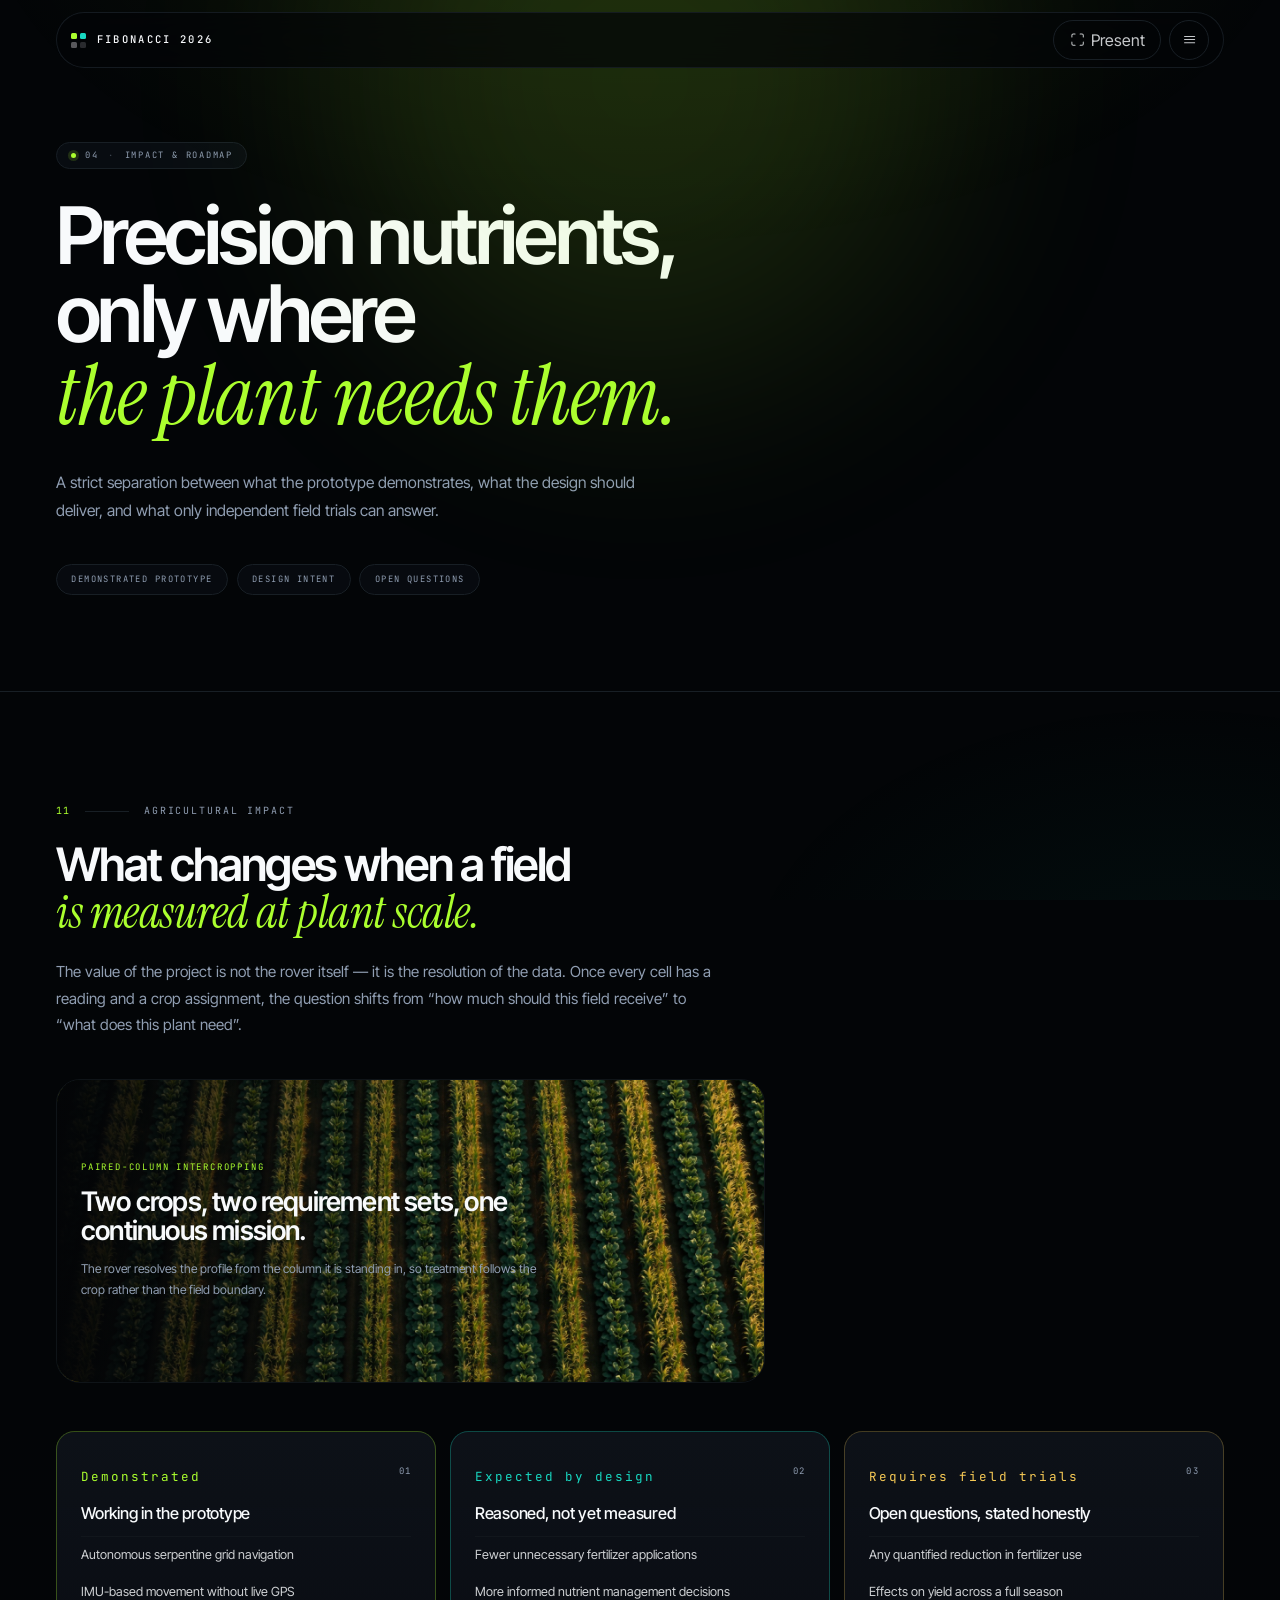
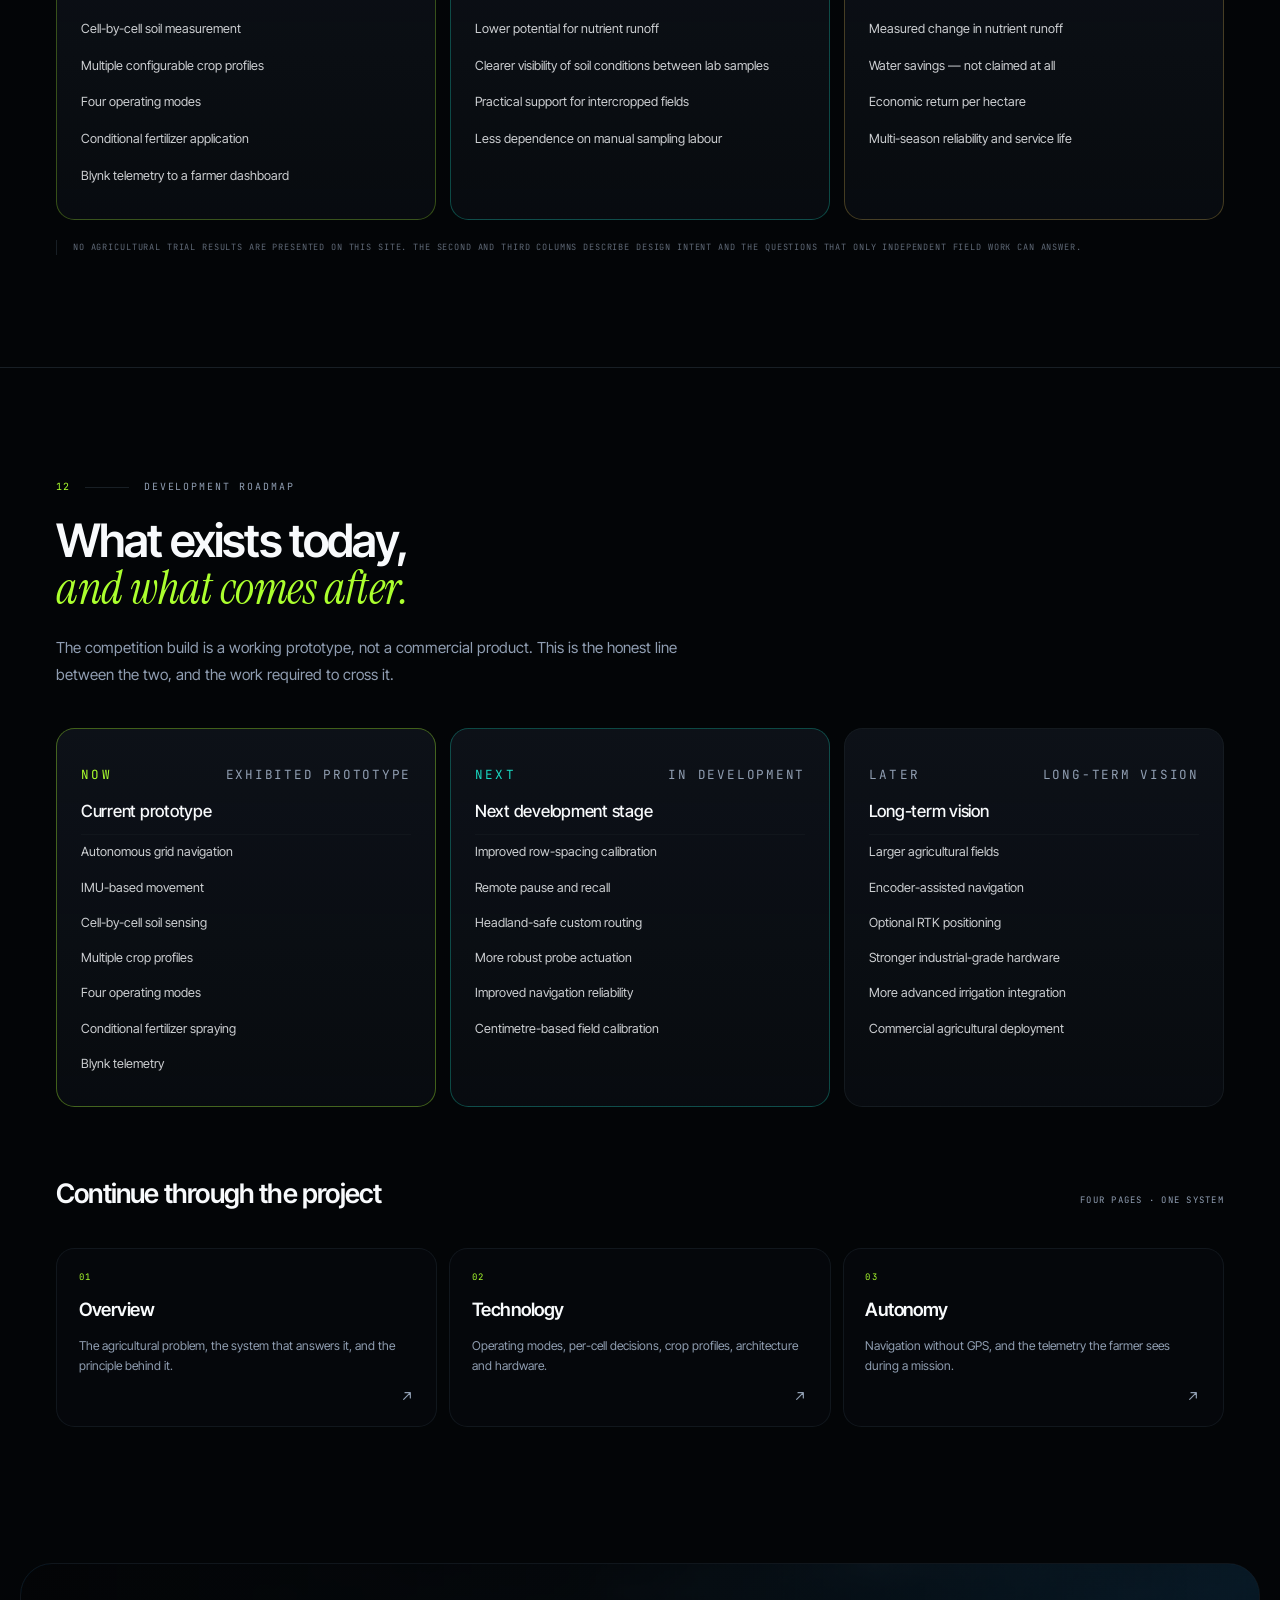
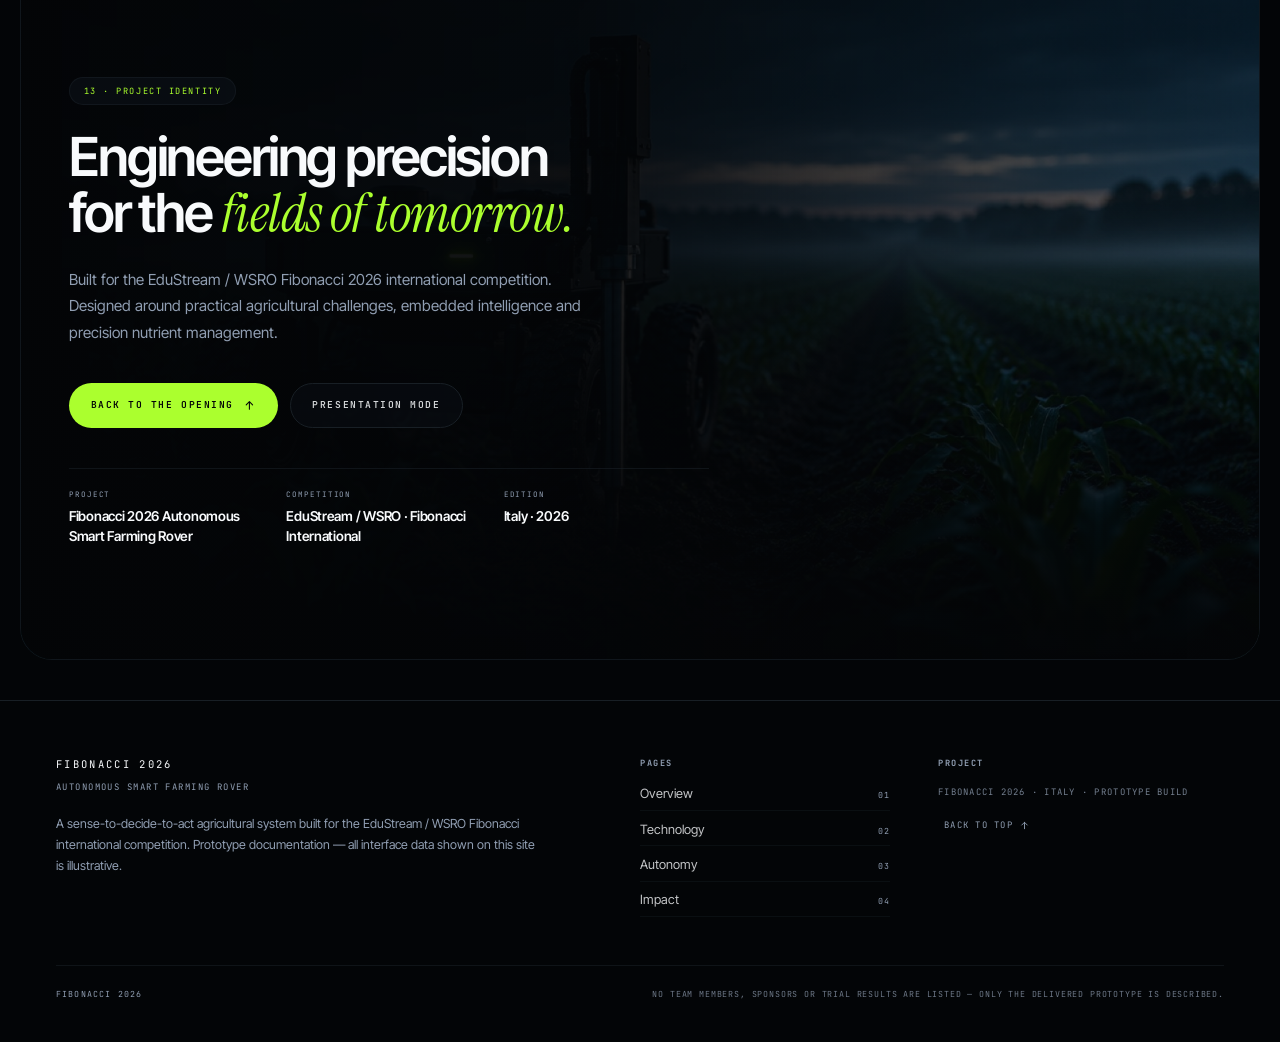
<file: impact.html>
<!DOCTYPE html>
<html lang="en">
<head>
<meta charset="utf-8" />
<meta name="viewport" content="width=device-width, initial-scale=1.0" />
<title>Impact &amp; Roadmap — Fibonacci 2026</title>
<meta name="description" content="What the prototype demonstrates, what it should deliver, and what still needs trials." />
<meta name="theme-color" content="#05070A" />
<link rel="icon" type="image/svg+xml" href="assets/img/favicon.svg" />
<link rel="stylesheet" href="assets/css/styles.css" />
</head>
<body>

<header class="site-header">
  <div class="header-inner">
    <a class="brand" href="index.html"><span class="brand-mark" aria-hidden="true"><i></i><i></i><i></i><i></i></span> Fibonacci 2026</a>
    <div class="header-actions">
      <button class="icon-btn wide" data-presentation aria-pressed="false" title="Toggle presentation mode">
        <svg viewBox="0 0 24 24" fill="none" stroke="currentColor" stroke-width="1.6" stroke-linecap="round" stroke-linejoin="round" aria-hidden="true"><path d="M8 3H5a2 2 0 0 0-2 2v3M16 3h3a2 2 0 0 1 2 2v3M8 21H5a2 2 0 0 1-2-2v-3M16 21h3a2 2 0 0 0 2-2v-3"/></svg>
        <span class="presentation-label presentation-hide">Present</span>
      </button>
      <button class="icon-btn" data-menu-open aria-label="Open menu">
        <svg viewBox="0 0 24 24" fill="none" stroke="currentColor" stroke-width="1.6" stroke-linecap="round" aria-hidden="true"><path d="M4 7h16M4 12h16M4 17h16"/></svg>
      </button>
    </div>
  </div>
</header>

<div class="menu" id="site-menu" aria-hidden="true">
  <div class="menu-top">
    <span class="brand"><span class="brand-mark" aria-hidden="true"><i></i><i></i><i></i><i></i></span> Fibonacci 2026</span>
    <button class="icon-btn" data-menu-close aria-label="Close menu">
      <svg viewBox="0 0 24 24" fill="none" stroke="currentColor" stroke-width="1.6" stroke-linecap="round" aria-hidden="true"><path d="M6 6l12 12M18 6L6 18"/></svg>
    </button>
  </div>
  <div class="menu-body">
    <nav class="menu-list" aria-label="Pages">
      <a class="menu-item" href="index.html">
        <span class="num">01</span><span class="name">Overview</span>
        <span class="desc">The agricultural problem, the system that answers it, and the principle behind it.</span>
      </a>
      <a class="menu-item" href="technology.html">
        <span class="num">02</span><span class="name">Technology</span>
        <span class="desc">Operating modes, per-cell decisions, crop profiles, architecture and hardware.</span>
      </a>
      <a class="menu-item" href="autonomy.html">
        <span class="num">03</span><span class="name">Autonomy</span>
        <span class="desc">Navigation without GPS, and the telemetry the farmer sees during a mission.</span>
      </a>
      <a class="menu-item is-current" href="impact.html">
        <span class="num">04</span><span class="name">Impact</span>
        <span class="desc">What the prototype demonstrates, what it should deliver, and what still needs trials.</span>
      </a>
    </nav>
    <aside class="menu-aside">
      <div>
        <h4>On this page</h4>
        <ul>
          <li><a href="#impact">11 · Agricultural impact</a></li>
          <li><a href="#roadmap">12 · Development roadmap</a></li>
          <li><a href="#closing">13 · Project identity</a></li>
        </ul>
      </div>
      <div>
        <h4>Elsewhere</h4>
        <ul>
          <li><a href="technology.html#modes">Operating modes</a></li>
          <li><a href="autonomy.html#navigation">Navigation</a></li>
          <li><a href="autonomy.html#dashboard">Farmer dashboard</a></li>
        </ul>
      </div>
      <p class="micro" style="line-height:1.9;color:hsl(var(--muted-foreground)/.65)">
        EduStream / WSRO · Fibonacci International Competition · Italy 2026
      </p>
    </aside>
  </div>
</div>

<main>

  <!-- ================================================================= HERO -->
  <section class="hero" id="hero">
    <div class="hero-glow" aria-hidden="true"></div>
    <div class="container-x">
      <p class="hero-badge"><span class="dot" aria-hidden="true"></span> 04 <span class="sep">·</span> Impact &amp; roadmap</p>
      <h1>
        Precision nutrients, only where
        <span class="serif-accent">the plant needs them.</span>
      </h1>
      <p class="lead">
        A strict separation between what the prototype demonstrates, what the design should
        deliver, and what only independent field trials can answer.
      </p>
      <div class="chips">
        <span class="chip">Demonstrated prototype</span>
        <span class="chip">Design intent</span>
        <span class="chip">Open questions</span>
      </div>
    </div>
  </section>

  <!-- =============================================================== IMPACT -->
  <section class="section" id="impact">
    <div class="container-x">
      <div class="section-head reveal">
        <p class="kicker"><span class="idx">11</span><span class="rule"></span>Agricultural impact</p>
        <h2 class="display">
          What changes when a field
          <span class="serif-accent" style="display:block;color:hsl(var(--signal))">is measured at plant scale.</span>
        </h2>
        <p class="lead">
          The value of the project is not the rover itself — it is the resolution of the data.
          Once every cell has a reading and a crop assignment, the question shifts from
          “how much should this field receive” to “what does this plant need”.
        </p>
      </div>

      <div class="image-frame reveal" style="margin-top:2.5rem;aspect-ratio:21/9;max-height:19rem">
        <img src="assets/img/field-aerial.jpg" alt="Aerial view of a precision-planted field with paired columns of two different crops" />
        <div style="position:absolute;inset:0;background:linear-gradient(90deg,hsl(var(--background)) 0%,hsl(var(--background)/.2) 55%,transparent 100%)"></div>
        <div style="position:absolute;inset:0;display:flex;flex-direction:column;justify-content:center;gap:.75rem;padding:1.5rem;max-width:32rem">
          <p class="micro" style="color:hsl(var(--signal));letter-spacing:.2em">Paired-column intercropping</p>
          <p class="display-sm">Two crops, two requirement sets, one continuous mission.</p>
          <p class="body-copy presentation-hide" style="font-size:.76rem">
            The rover resolves the profile from the column it is standing in, so treatment
            follows the crop rather than the field boundary.
          </p>
        </div>
      </div>

      <div class="grid-cards" style="margin-top:3rem">
        <article class="card reveal" style="border-color:hsl(var(--signal)/.28)">
          <div style="display:flex;align-items:center;justify-content:space-between">
            <p class="card-num" style="color:hsl(var(--signal))">Demonstrated</p>
            <span class="micro">01</span>
          </div>
          <h3 style="font-size:1.02rem">Working in the prototype</h3>
          <ul class="num-list" style="margin-top:.75rem">
            <li style="grid-template-columns:1fr;padding-block:.5rem;border-bottom:0;font-size:.79rem"><span class="signal" style="display:none"></span><span>Autonomous serpentine grid navigation</span></li>
            <li style="grid-template-columns:1fr;padding-block:.5rem;border-bottom:0;font-size:.79rem">IMU-based movement without live GPS</li>
            <li style="grid-template-columns:1fr;padding-block:.5rem;border-bottom:0;font-size:.79rem">Cell-by-cell soil measurement</li>
            <li style="grid-template-columns:1fr;padding-block:.5rem;border-bottom:0;font-size:.79rem">Multiple configurable crop profiles</li>
            <li style="grid-template-columns:1fr;padding-block:.5rem;border-bottom:0;font-size:.79rem">Four operating modes</li>
            <li style="grid-template-columns:1fr;padding-block:.5rem;border-bottom:0;font-size:.79rem">Conditional fertilizer application</li>
            <li style="grid-template-columns:1fr;padding-block:.5rem;border-bottom:0;font-size:.79rem">Blynk telemetry to a farmer dashboard</li>
          </ul>
        </article>

        <article class="card reveal" style="transition-delay:80ms;border-color:hsl(var(--data)/.3)">
          <div style="display:flex;align-items:center;justify-content:space-between">
            <p class="card-num" style="color:hsl(var(--data))">Expected by design</p>
            <span class="micro">02</span>
          </div>
          <h3 style="font-size:1.02rem">Reasoned, not yet measured</h3>
          <ul class="num-list" style="margin-top:.75rem">
            <li style="grid-template-columns:1fr;padding-block:.5rem;border-bottom:0;font-size:.79rem">Fewer unnecessary fertilizer applications</li>
            <li style="grid-template-columns:1fr;padding-block:.5rem;border-bottom:0;font-size:.79rem">More informed nutrient management decisions</li>
            <li style="grid-template-columns:1fr;padding-block:.5rem;border-bottom:0;font-size:.79rem">Lower potential for nutrient runoff</li>
            <li style="grid-template-columns:1fr;padding-block:.5rem;border-bottom:0;font-size:.79rem">Clearer visibility of soil conditions between lab samples</li>
            <li style="grid-template-columns:1fr;padding-block:.5rem;border-bottom:0;font-size:.79rem">Practical support for intercropped fields</li>
            <li style="grid-template-columns:1fr;padding-block:.5rem;border-bottom:0;font-size:.79rem">Less dependence on manual sampling labour</li>
          </ul>
        </article>

        <article class="card reveal" style="transition-delay:160ms;border-color:hsl(var(--amber)/.25)">
          <div style="display:flex;align-items:center;justify-content:space-between">
            <p class="card-num" style="color:hsl(var(--amber))">Requires field trials</p>
            <span class="micro">03</span>
          </div>
          <h3 style="font-size:1.02rem">Open questions, stated honestly</h3>
          <ul class="num-list" style="margin-top:.75rem">
            <li style="grid-template-columns:1fr;padding-block:.5rem;border-bottom:0;font-size:.79rem">Any quantified reduction in fertilizer use</li>
            <li style="grid-template-columns:1fr;padding-block:.5rem;border-bottom:0;font-size:.79rem">Effects on yield across a full season</li>
            <li style="grid-template-columns:1fr;padding-block:.5rem;border-bottom:0;font-size:.79rem">Measured change in nutrient runoff</li>
            <li style="grid-template-columns:1fr;padding-block:.5rem;border-bottom:0;font-size:.79rem">Water savings — not claimed at all</li>
            <li style="grid-template-columns:1fr;padding-block:.5rem;border-bottom:0;font-size:.79rem">Economic return per hectare</li>
            <li style="grid-template-columns:1fr;padding-block:.5rem;border-bottom:0;font-size:.79rem">Multi-season reliability and service life</li>
          </ul>
        </article>
      </div>

      <p class="note">
        No agricultural trial results are presented on this site. The second and third columns
        describe design intent and the questions that only independent field work can answer.
      </p>
    </div>
  </section>

  <!-- ============================================================== ROADMAP -->
  <section class="section" id="roadmap">
    <div class="container-x">
      <div class="section-head reveal">
        <p class="kicker"><span class="idx">12</span><span class="rule"></span>Development roadmap</p>
        <h2 class="display">
          What exists today,
          <span class="serif-accent" style="display:block;color:hsl(var(--signal))">and what comes after.</span>
        </h2>
        <p class="lead">
          The competition build is a working prototype, not a commercial product. This is the
          honest line between the two, and the work required to cross it.
        </p>
      </div>

      <div class="grid-cards" style="margin-top:2.5rem">
        <article class="card reveal" style="border-color:hsl(var(--signal)/.35)">
          <div style="display:flex;align-items:center;justify-content:space-between">
            <p class="micro" style="color:hsl(var(--signal));letter-spacing:.18em">Now</p>
            <p class="micro">Exhibited prototype</p>
          </div>
          <h3 style="font-size:1.05rem;margin-top:.9rem">Current prototype</h3>
          <ul class="num-list" style="margin-top:.75rem">
            <li style="grid-template-columns:1fr;padding-block:.45rem;border-bottom:0;font-size:.79rem">Autonomous grid navigation</li>
            <li style="grid-template-columns:1fr;padding-block:.45rem;border-bottom:0;font-size:.79rem">IMU-based movement</li>
            <li style="grid-template-columns:1fr;padding-block:.45rem;border-bottom:0;font-size:.79rem">Cell-by-cell soil sensing</li>
            <li style="grid-template-columns:1fr;padding-block:.45rem;border-bottom:0;font-size:.79rem">Multiple crop profiles</li>
            <li style="grid-template-columns:1fr;padding-block:.45rem;border-bottom:0;font-size:.79rem">Four operating modes</li>
            <li style="grid-template-columns:1fr;padding-block:.45rem;border-bottom:0;font-size:.79rem">Conditional fertilizer spraying</li>
            <li style="grid-template-columns:1fr;padding-block:.45rem;border-bottom:0;font-size:.79rem">Blynk telemetry</li>
          </ul>
        </article>

        <article class="card reveal" style="transition-delay:80ms;border-color:hsl(var(--data)/.3)">
          <div style="display:flex;align-items:center;justify-content:space-between">
            <p class="micro" style="color:hsl(var(--data));letter-spacing:.18em">Next</p>
            <p class="micro">In development</p>
          </div>
          <h3 style="font-size:1.05rem;margin-top:.9rem">Next development stage</h3>
          <ul class="num-list" style="margin-top:.75rem">
            <li style="grid-template-columns:1fr;padding-block:.45rem;border-bottom:0;font-size:.79rem">Improved row-spacing calibration</li>
            <li style="grid-template-columns:1fr;padding-block:.45rem;border-bottom:0;font-size:.79rem">Remote pause and recall</li>
            <li style="grid-template-columns:1fr;padding-block:.45rem;border-bottom:0;font-size:.79rem">Headland-safe custom routing</li>
            <li style="grid-template-columns:1fr;padding-block:.45rem;border-bottom:0;font-size:.79rem">More robust probe actuation</li>
            <li style="grid-template-columns:1fr;padding-block:.45rem;border-bottom:0;font-size:.79rem">Improved navigation reliability</li>
            <li style="grid-template-columns:1fr;padding-block:.45rem;border-bottom:0;font-size:.79rem">Centimetre-based field calibration</li>
          </ul>
        </article>

        <article class="card reveal" style="transition-delay:160ms">
          <div style="display:flex;align-items:center;justify-content:space-between">
            <p class="micro" style="letter-spacing:.18em;color:hsl(var(--muted-foreground))">Later</p>
            <p class="micro">Long-term vision</p>
          </div>
          <h3 style="font-size:1.05rem;margin-top:.9rem">Long-term vision</h3>
          <ul class="num-list" style="margin-top:.75rem">
            <li style="grid-template-columns:1fr;padding-block:.45rem;border-bottom:0;font-size:.79rem">Larger agricultural fields</li>
            <li style="grid-template-columns:1fr;padding-block:.45rem;border-bottom:0;font-size:.79rem">Encoder-assisted navigation</li>
            <li style="grid-template-columns:1fr;padding-block:.45rem;border-bottom:0;font-size:.79rem">Optional RTK positioning</li>
            <li style="grid-template-columns:1fr;padding-block:.45rem;border-bottom:0;font-size:.79rem">Stronger industrial-grade hardware</li>
            <li style="grid-template-columns:1fr;padding-block:.45rem;border-bottom:0;font-size:.79rem">More advanced irrigation integration</li>
            <li style="grid-template-columns:1fr;padding-block:.45rem;border-bottom:0;font-size:.79rem">Commercial agricultural deployment</li>
          </ul>
        </article>
      </div>

      <div class="reveal" style="margin-top:4.5rem">
        <div style="display:flex;flex-wrap:wrap;align-items:baseline;justify-content:space-between;gap:1rem">
          <h2 class="display-sm">Continue through the project</h2>
          <p class="micro">Four pages · one system</p>
        </div>
        <div class="next-grid">
          <a class="next-card" href="index.html">
            <span class="nc-num">01</span><span class="nc-title">Overview</span>
            <span class="nc-desc">The agricultural problem, the system that answers it, and the principle behind it.</span>
            <svg class="nc-arrow" width="16" height="16" viewBox="0 0 24 24" fill="none" stroke="currentColor" stroke-width="1.8" stroke-linecap="round" stroke-linejoin="round" aria-hidden="true"><path d="M7 17L17 7M9 7h8v8"/></svg>
          </a>
          <a class="next-card" href="technology.html">
            <span class="nc-num">02</span><span class="nc-title">Technology</span>
            <span class="nc-desc">Operating modes, per-cell decisions, crop profiles, architecture and hardware.</span>
            <svg class="nc-arrow" width="16" height="16" viewBox="0 0 24 24" fill="none" stroke="currentColor" stroke-width="1.8" stroke-linecap="round" stroke-linejoin="round" aria-hidden="true"><path d="M7 17L17 7M9 7h8v8"/></svg>
          </a>
          <a class="next-card" href="autonomy.html">
            <span class="nc-num">03</span><span class="nc-title">Autonomy</span>
            <span class="nc-desc">Navigation without GPS, and the telemetry the farmer sees during a mission.</span>
            <svg class="nc-arrow" width="16" height="16" viewBox="0 0 24 24" fill="none" stroke="currentColor" stroke-width="1.8" stroke-linecap="round" stroke-linejoin="round" aria-hidden="true"><path d="M7 17L17 7M9 7h8v8"/></svg>
          </a>
        </div>
      </div>
    </div>
  </section>

  <!-- ============================================================== CLOSING -->
  <section class="closing" id="closing" style="padding-top:1.5rem">
    <div class="closing-card">
      <div class="closing-bg" style="background-image:url('assets/img/rover-dusk.jpg')"></div>
      <div class="closing-tint"></div>
      <div class="closing-body">
        <p class="closing-badge">13 · Project identity</p>
        <h2 class="display">
          Engineering precision for the
          <span class="serif-accent signal">fields of tomorrow.</span>
        </h2>
        <p class="lead">
          Built for the EduStream / WSRO Fibonacci 2026 international competition. Designed
          around practical agricultural challenges, embedded intelligence and precision
          nutrient management.
        </p>
        <div class="hero-actions">
          <a class="btn btn-primary" href="index.html">
            Back to the opening
            <svg viewBox="0 0 24 24" fill="none" stroke="currentColor" stroke-width="2" stroke-linecap="round" stroke-linejoin="round" aria-hidden="true"><path d="M12 19V5M6 11l6-6 6 6"/></svg>
          </a>
          <button class="btn btn-ghost" data-presentation aria-pressed="false">
            <span class="presentation-label">Presentation mode</span>
          </button>
        </div>
        <div class="facts" style="margin-top:2.5rem">
          <div>
            <p class="f-k">Project</p>
            <p class="f-v" style="font-size:.85rem;margin-top:.35rem">Fibonacci 2026 Autonomous Smart Farming Rover</p>
          </div>
          <div>
            <p class="f-k">Competition</p>
            <p class="f-v" style="font-size:.85rem;margin-top:.35rem">EduStream / WSRO · Fibonacci International</p>
          </div>
          <div>
            <p class="f-k">Edition</p>
            <p class="f-v" style="font-size:.85rem;margin-top:.35rem">Italy · 2026</p>
          </div>
        </div>
      </div>
    </div>
  </section>
</main>

<footer class="site-footer">
  <div class="container-x">
    <div class="footer-grid">
      <div>
        <p class="footer-brand">Fibonacci 2026</p>
        <p class="footer-sub">Autonomous smart farming rover</p>
        <p class="footer-copy">
          A sense-to-decide-to-act agricultural system built for the EduStream / WSRO Fibonacci
          international competition. Prototype documentation — all interface data shown on this
          site is illustrative.
        </p>
      </div>
      <div class="footer-col">
        <h4>Pages</h4>
        <nav class="footer-links" aria-label="Pages">
          <a href="index.html">Overview <span>01</span></a>
          <a href="technology.html">Technology <span>02</span></a>
          <a href="autonomy.html">Autonomy <span>03</span></a>
          <a href="impact.html">Impact <span>04</span></a>
        </nav>
      </div>
      <div class="footer-col">
        <h4>Project</h4>
        <p class="micro" style="line-height:2;color:hsl(var(--muted-foreground)/.8)">
          Fibonacci 2026 · Italy · Prototype build
        </p>
        <button class="to-top micro" data-to-top style="margin-top:1rem;letter-spacing:.14em">
          Back to top
          <svg width="11" height="11" viewBox="0 0 24 24" fill="none" stroke="currentColor" stroke-width="2" stroke-linecap="round" stroke-linejoin="round" aria-hidden="true"><path d="M12 19V5M6 11l6-6 6 6"/></svg>
        </button>
      </div>
    </div>
    <div class="footer-bottom">
      <span>Fibonacci 2026</span>
      <p class="disclaimer">
        No team members, sponsors or trial results are listed — only the delivered prototype is described.
      </p>
    </div>
  </div>
</footer>

<script src="assets/js/main.js"></script>
</body>
</html>
</file>
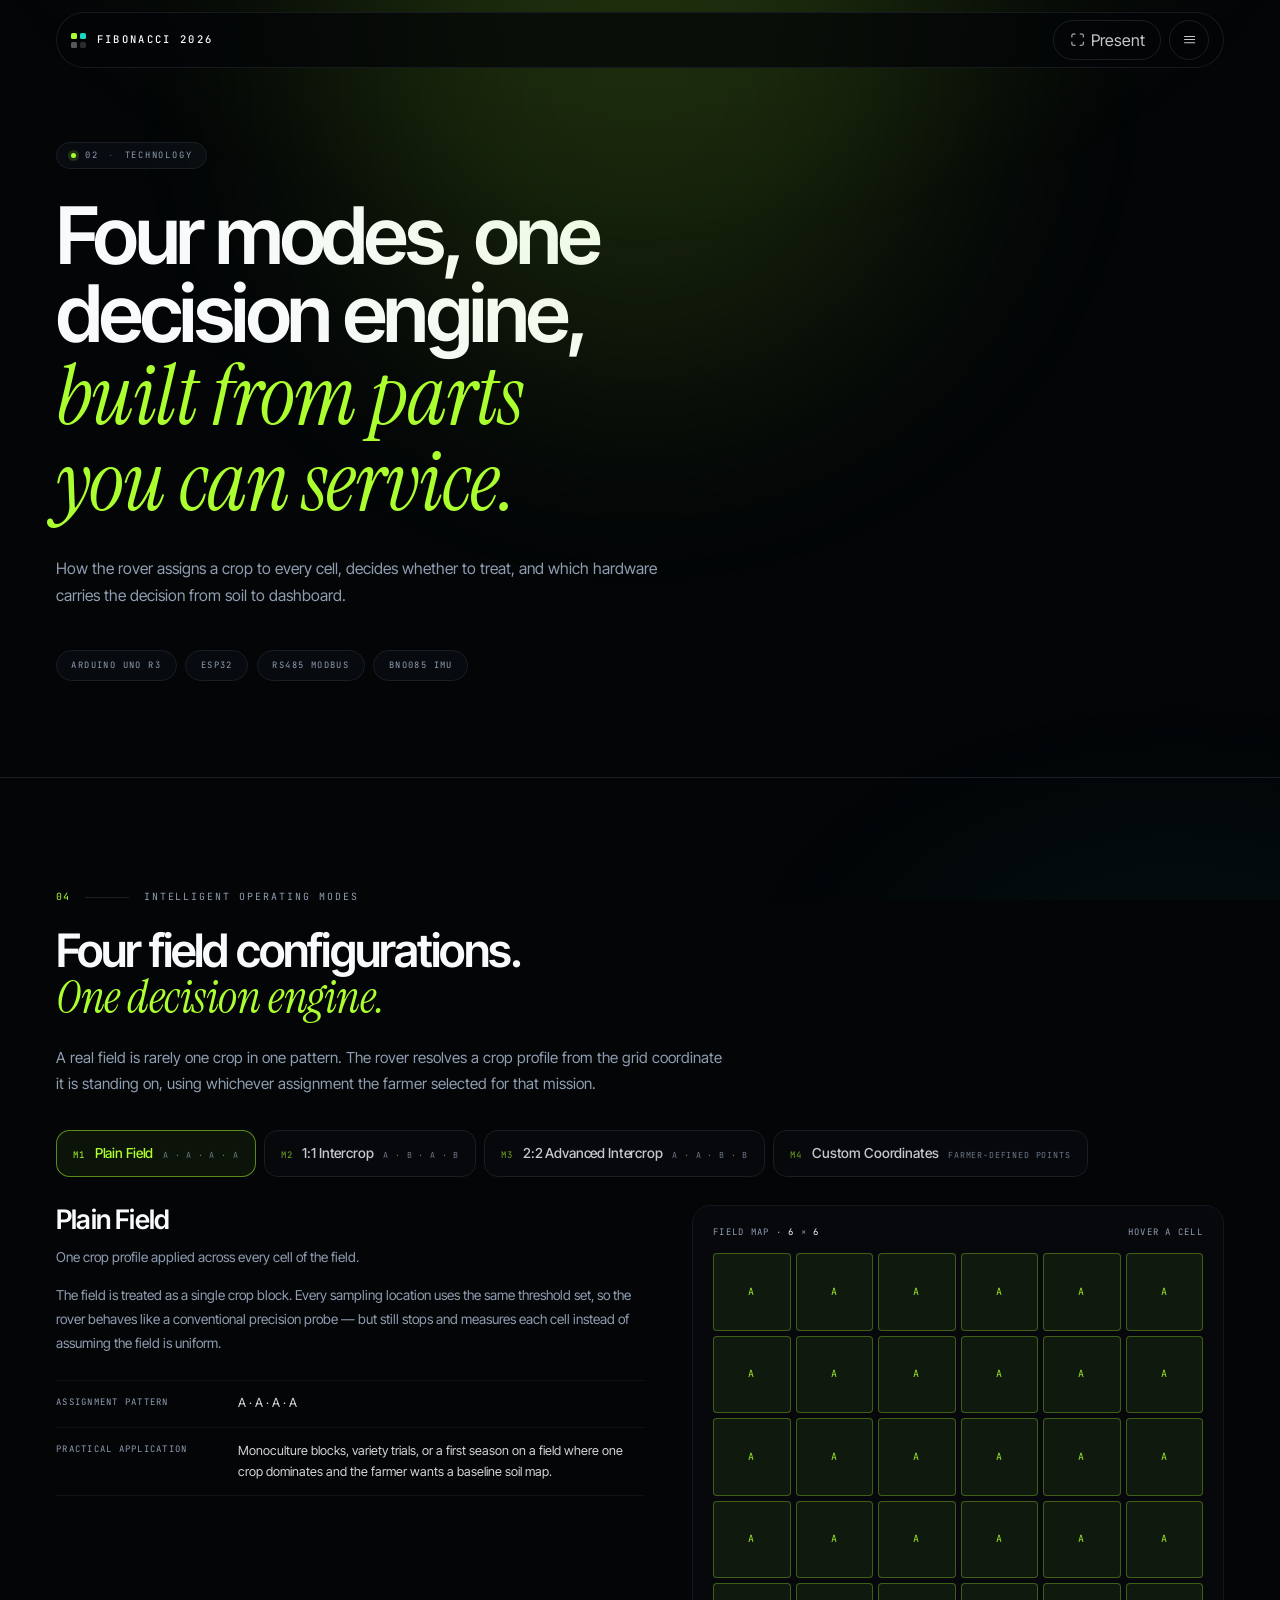
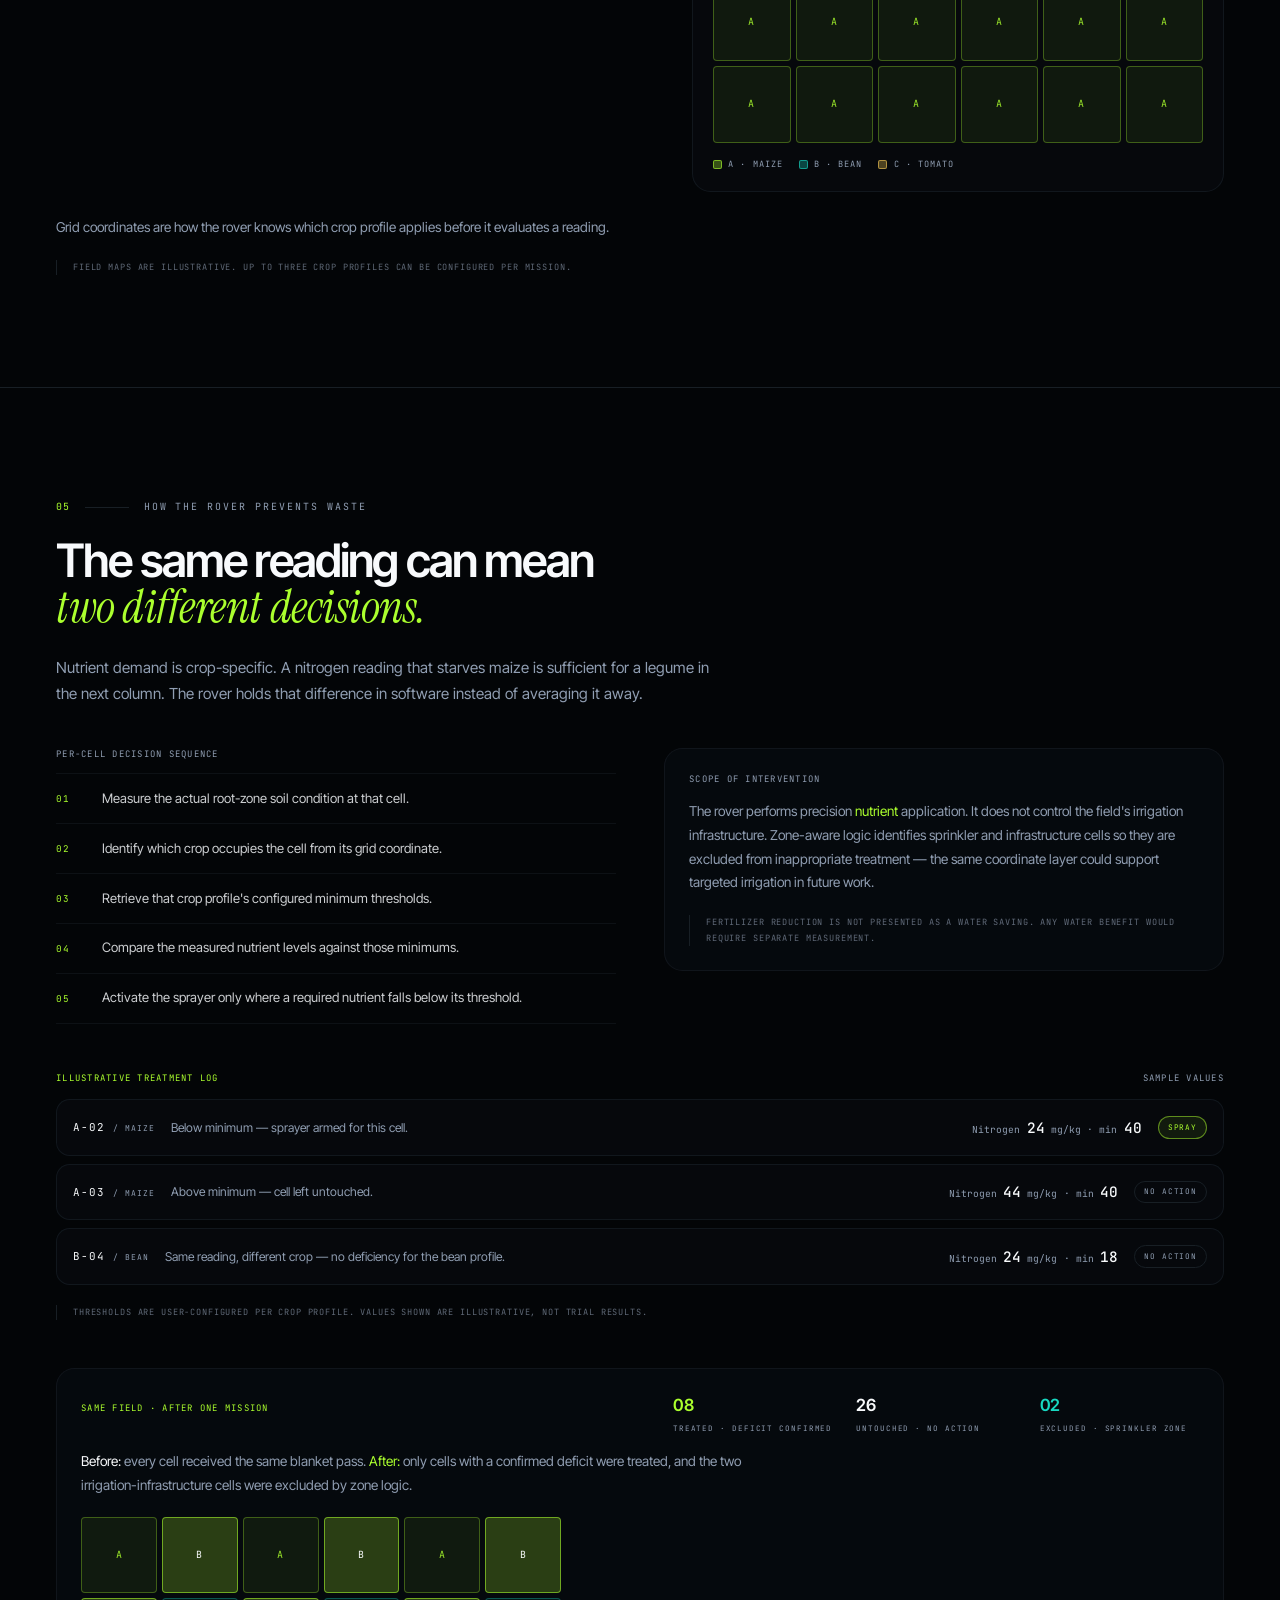
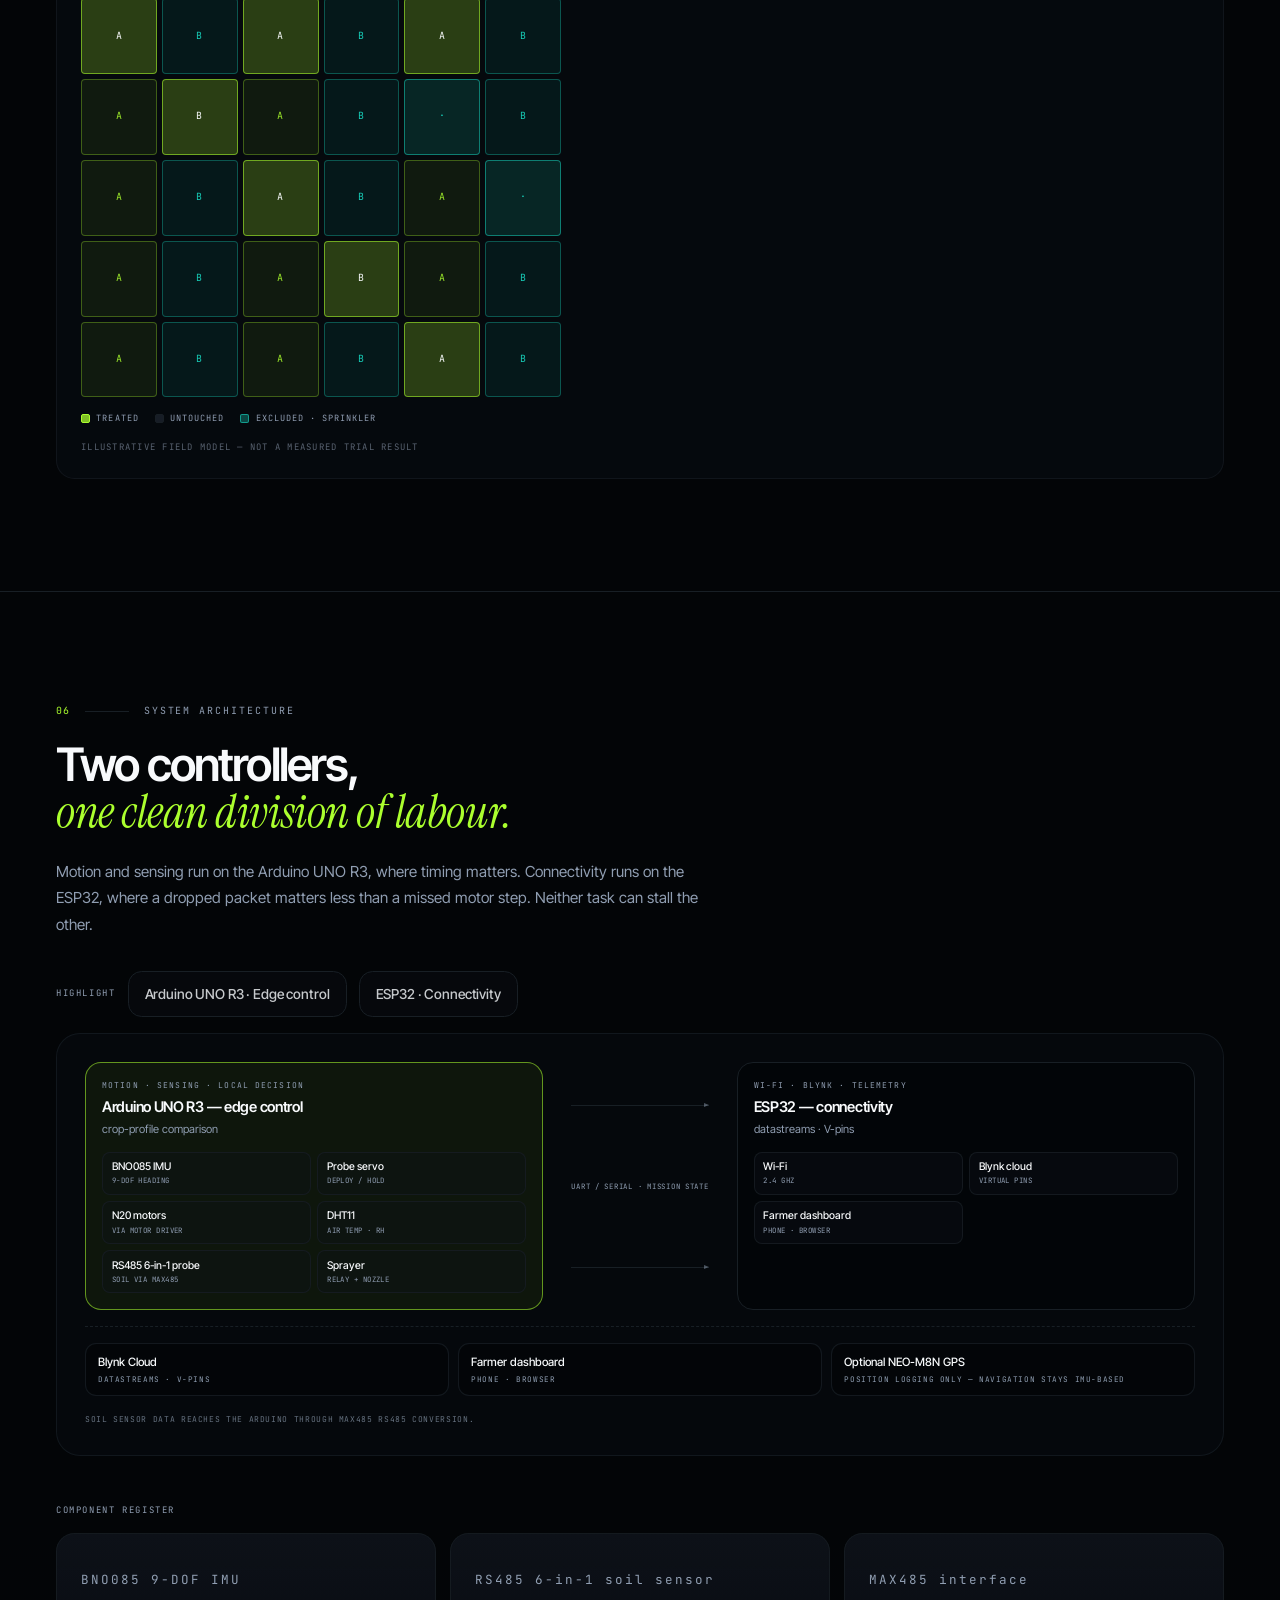
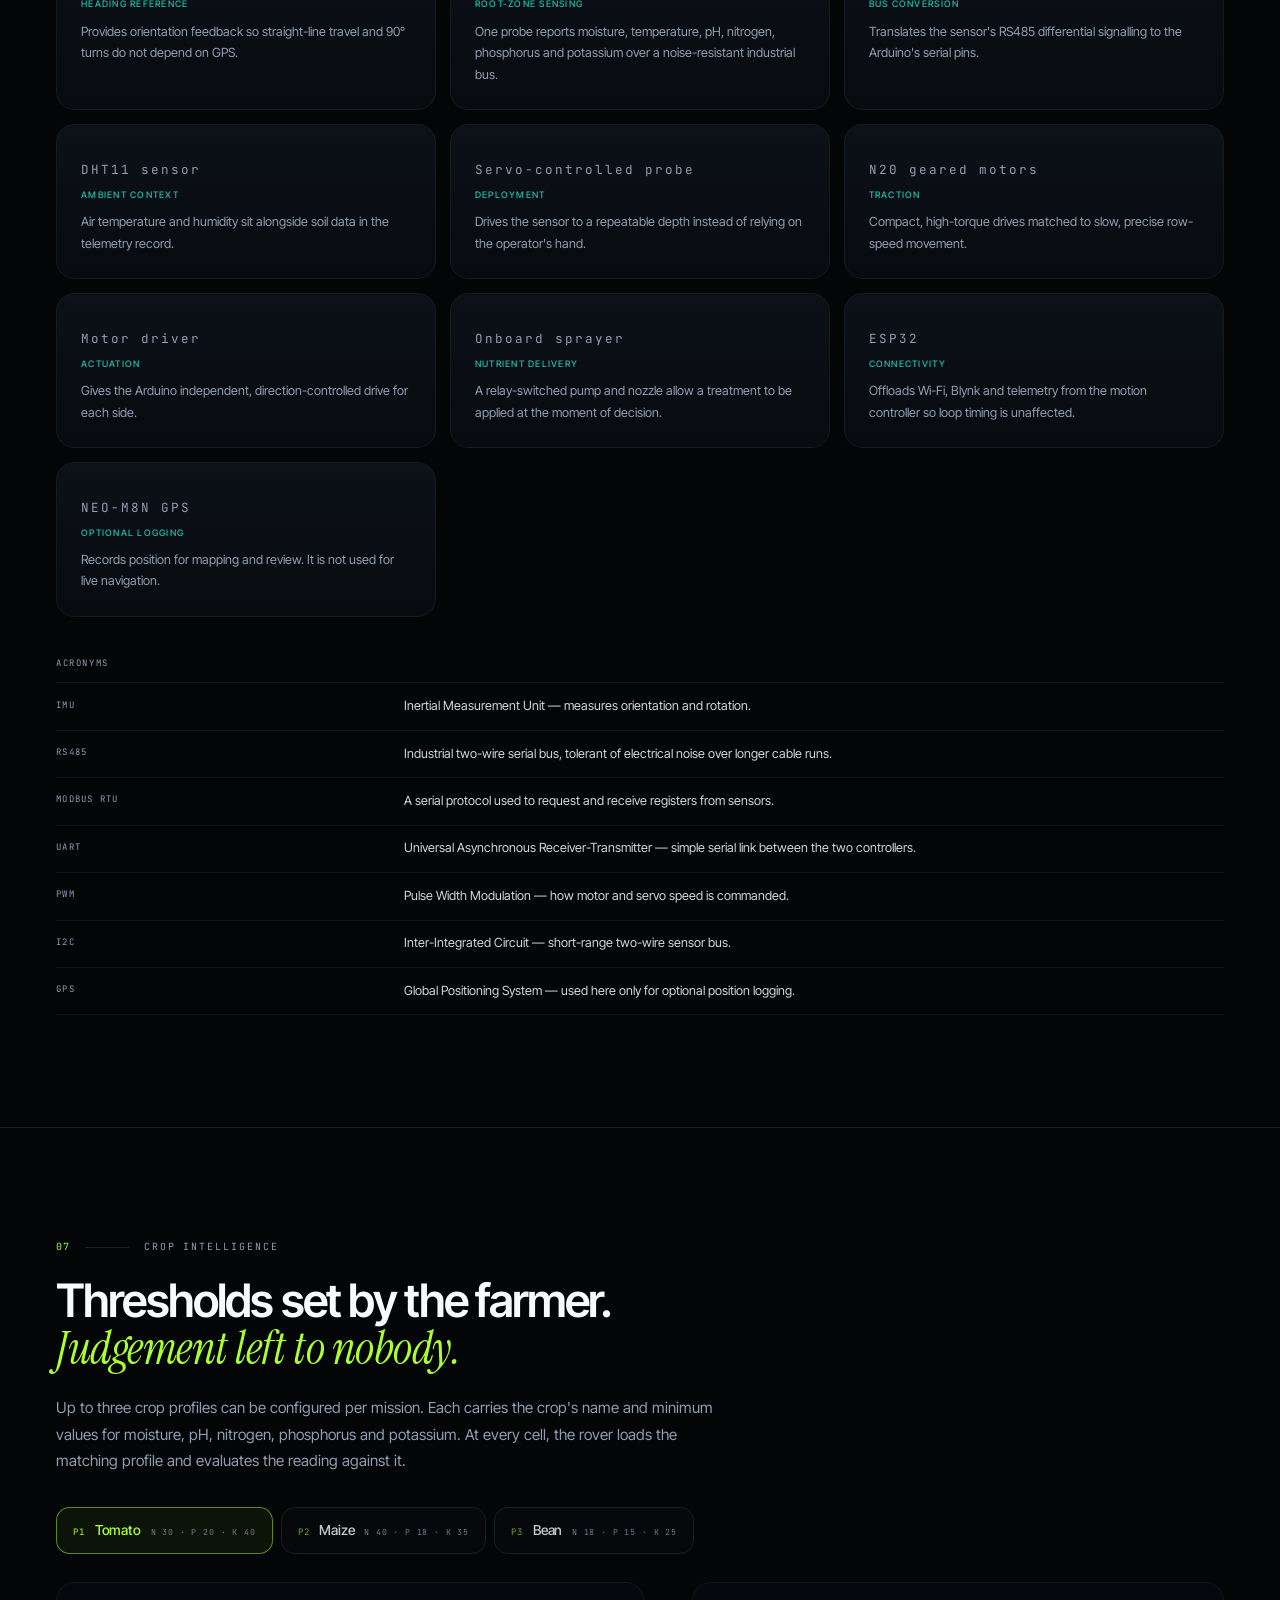
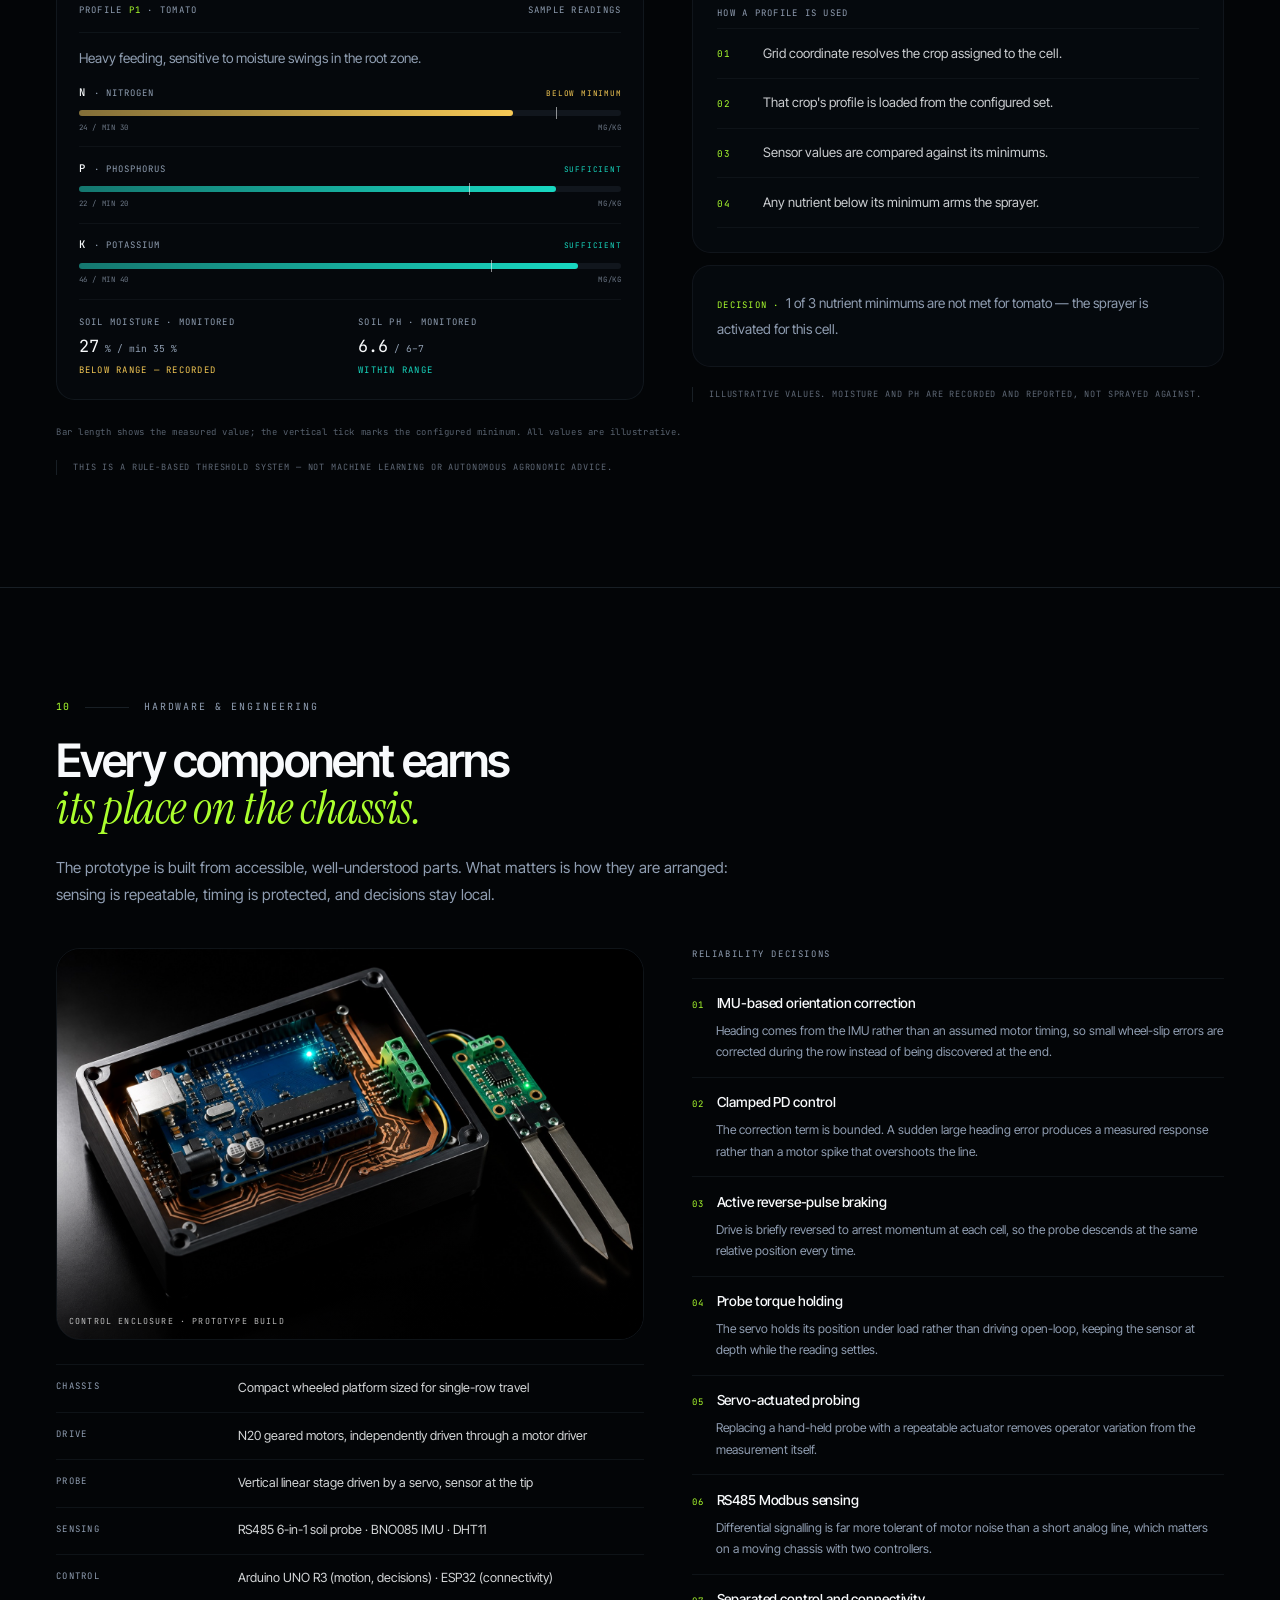
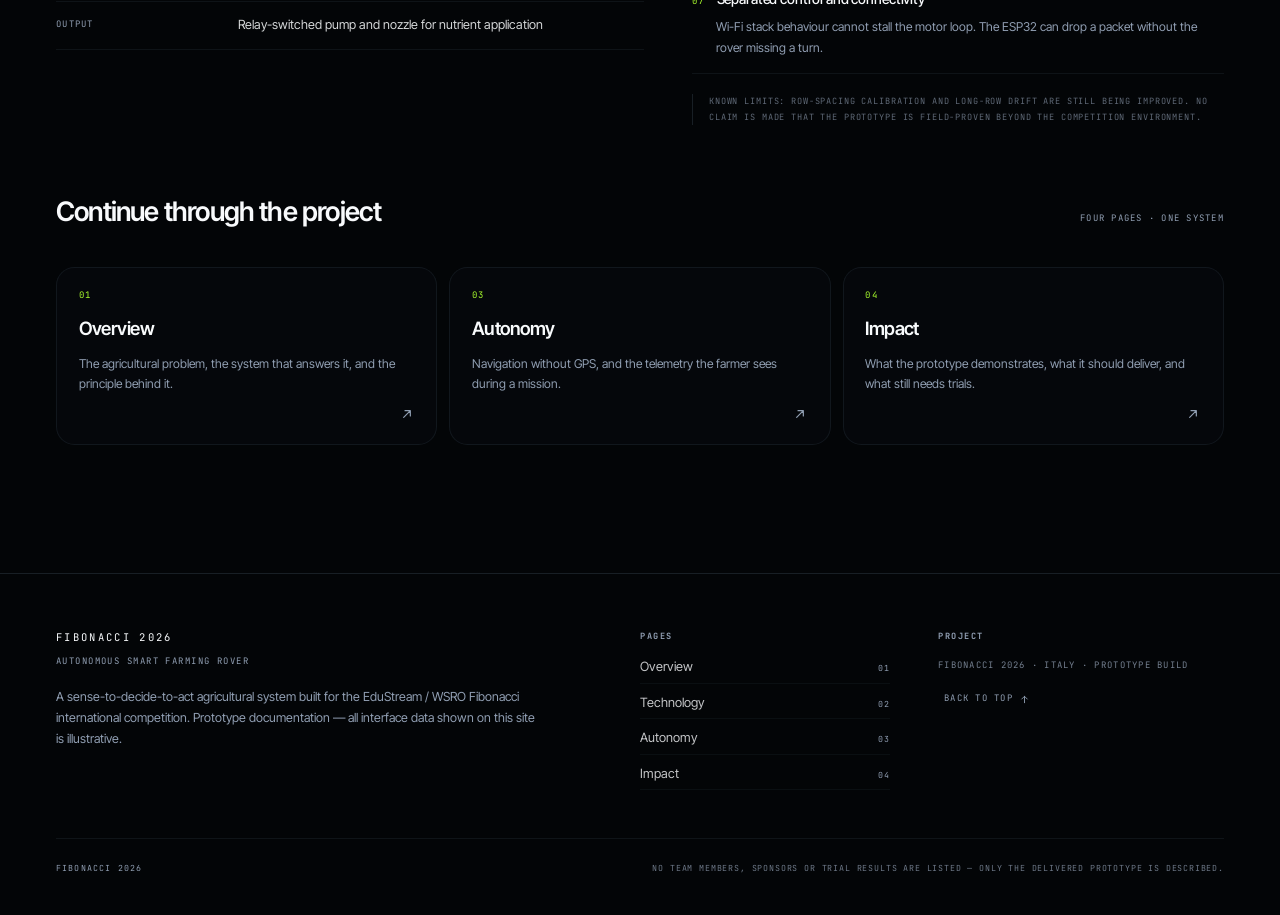
<file: technology.html>
<!DOCTYPE html>
<html lang="en">
<head>
<meta charset="utf-8" />
<meta name="viewport" content="width=device-width, initial-scale=1.0" />
<title>Technology — Fibonacci 2026</title>
<meta name="description" content="Four operating modes, one decision engine, and the hardware that carries the decision from soil to dashboard." />
<meta name="theme-color" content="#05070A" />
<link rel="icon" type="image/svg+xml" href="assets/img/favicon.svg" />
<link rel="stylesheet" href="assets/css/styles.css" />
</head>
<body>

<header class="site-header">
  <div class="header-inner">
    <a class="brand" href="index.html"><span class="brand-mark" aria-hidden="true"><i></i><i></i><i></i><i></i></span> Fibonacci 2026</a>
    <div class="header-actions">
      <button class="icon-btn wide" data-presentation aria-pressed="false" title="Toggle presentation mode">
        <svg viewBox="0 0 24 24" fill="none" stroke="currentColor" stroke-width="1.6" stroke-linecap="round" stroke-linejoin="round" aria-hidden="true"><path d="M8 3H5a2 2 0 0 0-2 2v3M16 3h3a2 2 0 0 1 2 2v3M8 21H5a2 2 0 0 1-2-2v-3M16 21h3a2 2 0 0 0 2-2v-3"/></svg>
        <span class="presentation-label presentation-hide">Present</span>
      </button>
      <button class="icon-btn" data-menu-open aria-label="Open menu">
        <svg viewBox="0 0 24 24" fill="none" stroke="currentColor" stroke-width="1.6" stroke-linecap="round" aria-hidden="true"><path d="M4 7h16M4 12h16M4 17h16"/></svg>
      </button>
    </div>
  </div>
</header>

<div class="menu" id="site-menu" aria-hidden="true">
  <div class="menu-top">
    <span class="brand"><span class="brand-mark" aria-hidden="true"><i></i><i></i><i></i><i></i></span> Fibonacci 2026</span>
    <button class="icon-btn" data-menu-close aria-label="Close menu">
      <svg viewBox="0 0 24 24" fill="none" stroke="currentColor" stroke-width="1.6" stroke-linecap="round" aria-hidden="true"><path d="M6 6l12 12M18 6L6 18"/></svg>
    </button>
  </div>
  <div class="menu-body">
    <nav class="menu-list" aria-label="Pages">
      <a class="menu-item" href="index.html">
        <span class="num">01</span><span class="name">Overview</span>
        <span class="desc">The agricultural problem, the system that answers it, and the principle behind it.</span>
      </a>
      <a class="menu-item is-current" href="technology.html">
        <span class="num">02</span><span class="name">Technology</span>
        <span class="desc">Operating modes, per-cell decisions, crop profiles, architecture and hardware.</span>
      </a>
      <a class="menu-item" href="autonomy.html">
        <span class="num">03</span><span class="name">Autonomy</span>
        <span class="desc">Navigation without GPS, and the telemetry the farmer sees during a mission.</span>
      </a>
      <a class="menu-item" href="impact.html">
        <span class="num">04</span><span class="name">Impact</span>
        <span class="desc">What the prototype demonstrates, what it should deliver, and what still needs trials.</span>
      </a>
    </nav>
    <aside class="menu-aside">
      <div>
        <h4>On this page</h4>
        <ul>
          <li><a href="#modes">04 · Operating modes</a></li>
          <li><a href="#waste">05 · Per-cell decisions</a></li>
          <li><a href="#architecture">06 · System architecture</a></li>
          <li><a href="#crops">07 · Crop intelligence</a></li>
          <li><a href="#hardware">10 · Hardware &amp; engineering</a></li>
        </ul>
      </div>
      <div>
        <h4>Elsewhere</h4>
        <ul>
          <li><a href="autonomy.html#navigation">Navigation</a></li>
          <li><a href="autonomy.html#dashboard">Farmer dashboard</a></li>
          <li><a href="impact.html#roadmap">Roadmap</a></li>
        </ul>
      </div>
      <p class="micro" style="line-height:1.9;color:hsl(var(--muted-foreground)/.65)">
        EduStream / WSRO · Fibonacci International Competition · Italy 2026
      </p>
    </aside>
  </div>
</div>

<main>

  <!-- ================================================================= HERO -->
  <section class="hero" id="hero">
    <div class="hero-glow" aria-hidden="true"></div>
    <div class="container-x">
      <p class="hero-badge"><span class="dot" aria-hidden="true"></span> 02 <span class="sep">·</span> Technology</p>
      <h1>
        Four modes, one decision engine,
        <span class="serif-accent">built from parts you can service.</span>
      </h1>
      <p class="lead">
        How the rover assigns a crop to every cell, decides whether to treat, and which
        hardware carries the decision from soil to dashboard.
      </p>
      <div class="chips">
        <span class="chip">Arduino UNO R3</span>
        <span class="chip">ESP32</span>
        <span class="chip">RS485 Modbus</span>
        <span class="chip">BNO085 IMU</span>
      </div>
    </div>
  </section>

  <!-- ================================================================ MODES -->
  <section class="section" id="modes">
    <div class="container-x">
      <div class="section-head reveal">
        <p class="kicker"><span class="idx">04</span><span class="rule"></span>Intelligent operating modes</p>
        <h2 class="display">
          Four field configurations.
          <span class="serif-accent" style="display:block;color:hsl(var(--signal))">One decision engine.</span>
        </h2>
        <p class="lead">
          A real field is rarely one crop in one pattern. The rover resolves a crop profile
          from the grid coordinate it is standing on, using whichever assignment the farmer
          selected for that mission.
        </p>
      </div>

      <div class="tabs reveal" role="tablist" aria-label="Operating modes" data-tabs="modes">
        <button class="tab" role="tab" aria-selected="true" aria-controls="mode-m1" data-tab="m1">
          <span class="t-num">M1</span><span class="t-name">Plain Field</span><span class="t-note">A · A · A · A</span>
        </button>
        <button class="tab" role="tab" aria-selected="false" aria-controls="mode-m2" data-tab="m2" tabindex="-1">
          <span class="t-num">M2</span><span class="t-name">1:1 Intercrop</span><span class="t-note">A · B · A · B</span>
        </button>
        <button class="tab" role="tab" aria-selected="false" aria-controls="mode-m3" data-tab="m3" tabindex="-1">
          <span class="t-num">M3</span><span class="t-name">2:2 Advanced Intercrop</span><span class="t-note">A · A · B · B</span>
        </button>
        <button class="tab" role="tab" aria-selected="false" aria-controls="mode-m4" data-tab="m4" tabindex="-1">
          <span class="t-num">M4</span><span class="t-name">Custom Coordinates</span><span class="t-note">Farmer-defined points</span>
        </button>
      </div>

      <!-- M1 -->
      <div class="panel is-active" id="mode-m1" role="tabpanel" data-panel="modes:m1" style="margin-top:1.75rem">
        <div class="split">
          <div>
            <h3 class="display-sm">Plain Field</h3>
            <p class="body-copy" style="margin-top:.75rem">One crop profile applied across every cell of the field.</p>
            <p class="body-copy" style="margin-top:.9rem">
              The field is treated as a single crop block. Every sampling location uses the same
              threshold set, so the rover behaves like a conventional precision probe — but still
              stops and measures each cell instead of assuming the field is uniform.
            </p>
            <dl class="dl" style="margin-top:1.5rem">
              <div><dt>Assignment pattern</dt><dd>A · A · A · A</dd></div>
              <div><dt>Practical application</dt><dd>Monoculture blocks, variety trials, or a first season on a field where one crop dominates and the farmer wants a baseline soil map.</dd></div>
            </dl>
          </div>
          <div class="field-wrap">
            <div class="field-head">
              <p class="micro">Field map · <span style="color:hsl(var(--foreground))">6</span> × <span style="color:hsl(var(--foreground))">6</span></p>
              <p class="micro">Hover a cell</p>
            </div>
            <div class="field-grid" data-field data-cols="6" data-rows="6" data-pattern="plain"></div>
            <div class="field-legend">
              <span class="legend-item"><span class="legend-swatch a"></span>A · Maize</span>
              <span class="legend-item"><span class="legend-swatch b"></span>B · Bean</span>
              <span class="legend-item"><span class="legend-swatch c"></span>C · Tomato</span>
            </div>
          </div>
        </div>
        <p class="body-copy" style="margin-top:1.5rem;max-width:38rem">
          Grid coordinates are how the rover knows which crop profile applies before it evaluates a reading.
        </p>
        <p class="note">Field maps are illustrative. Up to three crop profiles can be configured per mission.</p>
      </div>

      <!-- M2 -->
      <div class="panel" id="mode-m2" role="tabpanel" data-panel="modes:m2" style="margin-top:1.75rem">
        <div class="split">
          <div>
            <h3 class="display-sm">1:1 Intercrop</h3>
            <p class="body-copy" style="margin-top:.75rem">Two crops alternating column by column across the field.</p>
            <p class="body-copy" style="margin-top:.9rem">
              Every other column carries the second crop. The rover still traverses the same
              serpentine grid, but the profile it evaluates against changes as it crosses from
              one column to the next.
            </p>
            <dl class="dl" style="margin-top:1.5rem">
              <div><dt>Assignment pattern</dt><dd>A · B · A · B</dd></div>
              <div><dt>Practical application</dt><dd>Strip intercropping of a cereal with a legume, where the legume's lower nitrogen demand sits directly beside the cereal's higher one.</dd></div>
            </dl>
          </div>
          <div class="field-wrap">
            <div class="field-head">
              <p class="micro">Field map · <span style="color:hsl(var(--foreground))">6</span> × <span style="color:hsl(var(--foreground))">6</span></p>
              <p class="micro">Hover a cell</p>
            </div>
            <div class="field-grid" data-field data-cols="6" data-rows="6" data-pattern="intercrop"></div>
            <div class="field-legend">
              <span class="legend-item"><span class="legend-swatch a"></span>A · Maize</span>
              <span class="legend-item"><span class="legend-swatch b"></span>B · Bean</span>
            </div>
          </div>
        </div>
        <p class="note">Field maps are illustrative. Up to three crop profiles can be configured per mission.</p>
      </div>

      <!-- M3 -->
      <div class="panel" id="mode-m3" role="tabpanel" data-panel="modes:m3" style="margin-top:1.75rem">
        <div class="split">
          <div>
            <h3 class="display-sm">2:2 Advanced Intercrop</h3>
            <p class="body-copy" style="margin-top:.75rem">Two crop columns, then two of the other, repeating across the field.</p>
            <p class="body-copy" style="margin-top:.9rem">
              Wider strips give machinery room to move while keeping two requirement sets
              active in the same mission. Each strip keeps its own profile, so a treatment
              boundary follows the crop boundary rather than the field edge.
            </p>
            <dl class="dl" style="margin-top:1.5rem">
              <div><dt>Assignment pattern</dt><dd>A · A · B · B</dd></div>
              <div><dt>Practical application</dt><dd>Paired-row systems where two rows of each crop are planted together to simplify passes without losing crop-specific thresholds.</dd></div>
            </dl>
          </div>
          <div class="field-wrap">
            <div class="field-head">
              <p class="micro">Field map · <span style="color:hsl(var(--foreground))">6</span> × <span style="color:hsl(var(--foreground))">6</span></p>
              <p class="micro">Hover a cell</p>
            </div>
            <div class="field-grid" data-field data-cols="6" data-rows="6" data-pattern="advanced"></div>
            <div class="field-legend">
              <span class="legend-item"><span class="legend-swatch a"></span>A · Maize</span>
              <span class="legend-item"><span class="legend-swatch b"></span>B · Bean</span>
            </div>
          </div>
        </div>
        <p class="note">Field maps are illustrative. Up to three crop profiles can be configured per mission.</p>
      </div>

      <!-- M4 -->
      <div class="panel" id="mode-m4" role="tabpanel" data-panel="modes:m4" style="margin-top:1.75rem">
        <div class="split">
          <div>
            <h3 class="display-sm">Custom Coordinates</h3>
            <p class="body-copy" style="margin-top:.75rem">The farmer defines which points are sampled and which crop applies at each one.</p>
            <p class="body-copy" style="margin-top:.9rem">
              For irregular plantings, trial plots or a field where crops were changed mid-season,
              a coordinate list replaces the repeating pattern. Each defined point carries its
              own profile assignment.
            </p>
            <dl class="dl" style="margin-top:1.5rem">
              <div><dt>Assignment pattern</dt><dd>Farmer-defined points</dd></div>
              <div><dt>Practical application</dt><dd>Research plots, nursery beds and irregular intercropping where no repeating pattern describes the field.</dd></div>
            </dl>
          </div>
          <div class="field-wrap">
            <div class="field-head">
              <p class="micro">Field map · <span style="color:hsl(var(--foreground))">6</span> × <span style="color:hsl(var(--foreground))">6</span></p>
              <p class="micro">Hover a cell</p>
            </div>
            <div class="field-grid" data-field data-cols="6" data-rows="6" data-pattern="mixed"></div>
            <div class="field-legend">
              <span class="legend-item"><span class="legend-swatch a"></span>A · Maize</span>
              <span class="legend-item"><span class="legend-swatch b"></span>B · Bean</span>
              <span class="legend-item"><span class="legend-swatch c"></span>C · Tomato</span>
            </div>
          </div>
        </div>
        <p class="note">Field maps are illustrative. Up to three crop profiles can be configured per mission.</p>
      </div>
    </div>
  </section>

  <!-- ================================================================ WASTE -->
  <section class="section" id="waste">
    <div class="container-x">
      <div class="section-head reveal">
        <p class="kicker"><span class="idx">05</span><span class="rule"></span>How the rover prevents waste</p>
        <h2 class="display">
          The same reading can mean
          <span class="serif-accent" style="display:block;color:hsl(var(--signal))">two different decisions.</span>
        </h2>
        <p class="lead">
          Nutrient demand is crop-specific. A nitrogen reading that starves maize is sufficient
          for a legume in the next column. The rover holds that difference in software instead
          of averaging it away.
        </p>
      </div>

      <div class="split-even" style="margin-top:2.5rem">
        <div class="reveal">
          <p class="micro">Per-cell decision sequence</p>
          <ol class="num-list" style="margin-top:.75rem">
            <li><span>01</span><span>Measure the actual root-zone soil condition at that cell.</span></li>
            <li><span>02</span><span>Identify which crop occupies the cell from its grid coordinate.</span></li>
            <li><span>03</span><span>Retrieve that crop profile's configured minimum thresholds.</span></li>
            <li><span>04</span><span>Compare the measured nutrient levels against those minimums.</span></li>
            <li><span>05</span><span>Activate the sprayer only where a required nutrient falls below its threshold.</span></li>
          </ol>
        </div>
        <div class="reveal" style="transition-delay:80ms">
          <div class="card-soft">
            <p class="micro">Scope of intervention</p>
            <p class="body-copy" style="margin-top:.85rem">
              The rover performs precision <span style="color:hsl(var(--signal))">nutrient</span> application.
              It does not control the field's irrigation infrastructure. Zone-aware logic identifies
              sprinkler and infrastructure cells so they are excluded from inappropriate treatment —
              the same coordinate layer could support targeted irrigation in future work.
            </p>
            <p class="note">Fertilizer reduction is not presented as a water saving. Any water benefit would require separate measurement.</p>
          </div>
        </div>
      </div>

      <!-- treatment log -->
      <div class="reveal" style="margin-top:3rem">
        <div style="display:flex;flex-wrap:wrap;align-items:baseline;justify-content:space-between;gap:1rem;margin-bottom:.9rem">
          <p class="micro" style="color:hsl(var(--signal))">Illustrative treatment log</p>
          <p class="micro">Sample values</p>
        </div>
        <div style="display:grid;gap:.5rem">
          <div class="treat-row">
            <div>
              <p class="tr-cell">A-02<span class="tr-crop" style="margin-left:.5rem">/ Maize</span></p>
            </div>
            <div>
              <p class="tr-body">Below minimum — sprayer armed for this cell.</p>
            </div>
            <div style="display:flex;align-items:center;gap:1rem">
              <div class="tr-values">Nitrogen <b>24</b> mg/kg <span>· min</span> <b>40</b></div>
              <span class="pill-status spray">Spray</span>
            </div>
          </div>
          <div class="treat-row">
            <div>
              <p class="tr-cell">A-03<span class="tr-crop" style="margin-left:.5rem">/ Maize</span></p>
            </div>
            <div>
              <p class="tr-body">Above minimum — cell left untouched.</p>
            </div>
            <div style="display:flex;align-items:center;gap:1rem">
              <div class="tr-values">Nitrogen <b>44</b> mg/kg <span>· min</span> <b>40</b></div>
              <span class="pill-status ok">No action</span>
            </div>
          </div>
          <div class="treat-row">
            <div>
              <p class="tr-cell">B-04<span class="tr-crop" style="margin-left:.5rem">/ Bean</span></p>
            </div>
            <div>
              <p class="tr-body">Same reading, different crop — no deficiency for the bean profile.</p>
            </div>
            <div style="display:flex;align-items:center;gap:1rem">
              <div class="tr-values">Nitrogen <b>24</b> mg/kg <span>· min</span> <b>18</b></div>
              <span class="pill-status ok">No action</span>
            </div>
          </div>
        </div>
        <p class="note">Thresholds are user-configured per crop profile. Values shown are illustrative, not trial results.</p>
      </div>

      <!-- after one mission -->
      <div class="reveal" style="margin-top:3rem">
        <div class="card-soft">
          <div style="display:flex;flex-wrap:wrap;align-items:baseline;justify-content:space-between;gap:1rem">
            <p class="micro" style="color:hsl(var(--signal))">Same field · after one mission</p>
            <div class="facts" style="border:0;padding:0;gap:1.5rem;flex:0 0 auto">
              <div><p class="f-v signal">08</p><p class="f-k">Treated · deficit confirmed</p></div>
              <div><p class="f-v">26</p><p class="f-k">Untouched · no action</p></div>
              <div><p class="f-v data-tone">02</p><p class="f-k">Excluded · sprinkler zone</p></div>
            </div>
          </div>
          <p class="body-copy" style="margin-top:1rem;max-width:44rem">
            <span style="color:hsl(var(--foreground))">Before:</span> every cell received the same blanket pass.
            <span style="color:hsl(var(--signal))">After:</span> only cells with a confirmed deficit were treated,
            and the two irrigation-infrastructure cells were excluded by zone logic.
          </p>
          <div class="field-grid" style="margin-top:1.25rem;max-width:30rem" data-field data-cols="6" data-rows="6" data-pattern="intercrop" data-treated="A-02,B-03,A-04,B-05,C-02,D-03,E-04,F-05,A-06,B-01" data-excluded="C-05,D-06"></div>
          <div class="field-legend">
            <span class="legend-item"><span class="legend-swatch treated"></span>Treated</span>
            <span class="legend-item"><span class="legend-swatch untouched"></span>Untouched</span>
            <span class="legend-item"><span class="legend-swatch b"></span>Excluded · sprinkler</span>
          </div>
          <p class="micro" style="margin-top:1rem;color:hsl(var(--muted-foreground)/.6)">Illustrative field model — not a measured trial result</p>
        </div>
      </div>
    </div>
  </section>

  <!-- ========================================================= ARCHITECTURE -->
  <section class="section" id="architecture">
    <div class="container-x">
      <div class="section-head reveal">
        <p class="kicker"><span class="idx">06</span><span class="rule"></span>System architecture</p>
        <h2 class="display">
          Two controllers,
          <span class="serif-accent" style="display:block;color:hsl(var(--signal))">one clean division of labour.</span>
        </h2>
        <p class="lead">
          Motion and sensing run on the Arduino UNO R3, where timing matters. Connectivity runs
          on the ESP32, where a dropped packet matters less than a missed motor step. Neither
          task can stall the other.
        </p>
      </div>

      <div style="display:flex;flex-wrap:wrap;align-items:center;gap:.75rem;margin-top:2rem" data-highlight-group>
        <p class="micro" style="letter-spacing:.18em">Highlight</p>
        <button class="tab" data-highlight="arduino" aria-pressed="true">
          <span class="t-name">Arduino UNO R3 · Edge control</span>
        </button>
        <button class="tab" data-highlight="esp32" aria-pressed="false">
          <span class="t-name">ESP32 · Connectivity</span>
        </button>
      </div>

      <div class="arch reveal" style="margin-top:1rem">
        <div class="arch-board">
          <div class="arch-unit is-lit" data-lit="arduino">
            <p class="au-kicker">Motion · sensing · local decision</p>
            <p class="au-title">Arduino UNO R3 — edge control</p>
            <p class="au-sub">crop-profile comparison</p>
            <div class="periph">
              <div class="periph-item"><p class="pi-name">BNO085 IMU</p><p class="pi-note">9-DOF heading</p></div>
              <div class="periph-item"><p class="pi-name">Probe servo</p><p class="pi-note">deploy / hold</p></div>
              <div class="periph-item"><p class="pi-name">N20 motors</p><p class="pi-note">via motor driver</p></div>
              <div class="periph-item"><p class="pi-name">DHT11</p><p class="pi-note">air temp · RH</p></div>
              <div class="periph-item"><p class="pi-name">RS485 6-in-1 probe</p><p class="pi-note">soil via MAX485</p></div>
              <div class="periph-item"><p class="pi-name">Sprayer</p><p class="pi-note">relay + nozzle</p></div>
            </div>
          </div>

          <div class="arch-link" aria-hidden="true">
            <span class="al-line"></span>
            <span class="al-label">UART / serial · mission state</span>
            <span class="al-line"></span>
          </div>

          <div class="arch-unit" data-lit="esp32">
            <p class="au-kicker">Wi-Fi · Blynk · telemetry</p>
            <p class="au-title">ESP32 — connectivity</p>
            <p class="au-sub">datastreams · V-pins</p>
            <div class="periph">
              <div class="periph-item"><p class="pi-name">Wi-Fi</p><p class="pi-note">2.4 GHz</p></div>
              <div class="periph-item"><p class="pi-name">Blynk cloud</p><p class="pi-note">virtual pins</p></div>
              <div class="periph-item"><p class="pi-name">Farmer dashboard</p><p class="pi-note">phone · browser</p></div>
            </div>
          </div>
        </div>

        <div class="arch-remote">
          <div class="remote-node"><p class="rn-t">Blynk Cloud</p><p class="rn-n">datastreams · V-pins</p></div>
          <div class="remote-node"><p class="rn-t">Farmer dashboard</p><p class="rn-n">phone · browser</p></div>
          <div class="remote-node"><p class="rn-t">Optional NEO-M8N GPS</p><p class="rn-n">position logging only — navigation stays IMU-based</p></div>
        </div>
        <p class="arch-note">Soil sensor data reaches the Arduino through MAX485 RS485 conversion.</p>
      </div>

      <!-- component register -->
      <div class="reveal" style="margin-top:3rem">
        <p class="micro" style="letter-spacing:.18em">Component register</p>
        <div class="grid-cards" style="margin-top:1rem">
          <article class="card">
            <p class="card-num">BNO085 9-DOF IMU</p>
            <h3 class="micro-lg" style="font-size:.56rem;letter-spacing:.14em;color:hsl(var(--data)/.9);margin-top:.5rem">Heading reference</h3>
            <p>Provides orientation feedback so straight-line travel and 90° turns do not depend on GPS.</p>
          </article>
          <article class="card">
            <p class="card-num">RS485 6-in-1 soil sensor</p>
            <h3 class="micro-lg" style="font-size:.56rem;letter-spacing:.14em;color:hsl(var(--data)/.9);margin-top:.5rem">Root-zone sensing</h3>
            <p>One probe reports moisture, temperature, pH, nitrogen, phosphorus and potassium over a noise-resistant industrial bus.</p>
          </article>
          <article class="card">
            <p class="card-num">MAX485 interface</p>
            <h3 class="micro-lg" style="font-size:.56rem;letter-spacing:.14em;color:hsl(var(--data)/.9);margin-top:.5rem">Bus conversion</h3>
            <p>Translates the sensor's RS485 differential signalling to the Arduino's serial pins.</p>
          </article>
          <article class="card">
            <p class="card-num">DHT11 sensor</p>
            <h3 class="micro-lg" style="font-size:.56rem;letter-spacing:.14em;color:hsl(var(--data)/.9);margin-top:.5rem">Ambient context</h3>
            <p>Air temperature and humidity sit alongside soil data in the telemetry record.</p>
          </article>
          <article class="card">
            <p class="card-num">Servo-controlled probe</p>
            <h3 class="micro-lg" style="font-size:.56rem;letter-spacing:.14em;color:hsl(var(--data)/.9);margin-top:.5rem">Deployment</h3>
            <p>Drives the sensor to a repeatable depth instead of relying on the operator's hand.</p>
          </article>
          <article class="card">
            <p class="card-num">N20 geared motors</p>
            <h3 class="micro-lg" style="font-size:.56rem;letter-spacing:.14em;color:hsl(var(--data)/.9);margin-top:.5rem">Traction</h3>
            <p>Compact, high-torque drives matched to slow, precise row-speed movement.</p>
          </article>
          <article class="card">
            <p class="card-num">Motor driver</p>
            <h3 class="micro-lg" style="font-size:.56rem;letter-spacing:.14em;color:hsl(var(--data)/.9);margin-top:.5rem">Actuation</h3>
            <p>Gives the Arduino independent, direction-controlled drive for each side.</p>
          </article>
          <article class="card">
            <p class="card-num">Onboard sprayer</p>
            <h3 class="micro-lg" style="font-size:.56rem;letter-spacing:.14em;color:hsl(var(--data)/.9);margin-top:.5rem">Nutrient delivery</h3>
            <p>A relay-switched pump and nozzle allow a treatment to be applied at the moment of decision.</p>
          </article>
          <article class="card">
            <p class="card-num">ESP32</p>
            <h3 class="micro-lg" style="font-size:.56rem;letter-spacing:.14em;color:hsl(var(--data)/.9);margin-top:.5rem">Connectivity</h3>
            <p>Offloads Wi-Fi, Blynk and telemetry from the motion controller so loop timing is unaffected.</p>
          </article>
          <article class="card">
            <p class="card-num">NEO-M8N GPS</p>
            <h3 class="micro-lg" style="font-size:.56rem;letter-spacing:.14em;color:hsl(var(--data)/.9);margin-top:.5rem">Optional logging</h3>
            <p>Records position for mapping and review. It is not used for live navigation.</p>
          </article>
        </div>
      </div>

      <div class="reveal" style="margin-top:2.5rem">
        <p class="micro" style="letter-spacing:.18em">Acronyms</p>
        <dl class="dl" style="margin-top:.75rem">
          <div><dt>IMU</dt><dd>Inertial Measurement Unit — measures orientation and rotation.</dd></div>
          <div><dt>RS485</dt><dd>Industrial two-wire serial bus, tolerant of electrical noise over longer cable runs.</dd></div>
          <div><dt>Modbus RTU</dt><dd>A serial protocol used to request and receive registers from sensors.</dd></div>
          <div><dt>UART</dt><dd>Universal Asynchronous Receiver-Transmitter — simple serial link between the two controllers.</dd></div>
          <div><dt>PWM</dt><dd>Pulse Width Modulation — how motor and servo speed is commanded.</dd></div>
          <div><dt>I2C</dt><dd>Inter-Integrated Circuit — short-range two-wire sensor bus.</dd></div>
          <div><dt>GPS</dt><dd>Global Positioning System — used here only for optional position logging.</dd></div>
        </dl>
      </div>
    </div>
  </section>

  <!-- ================================================================ CROPS -->
  <section class="section" id="crops">
    <div class="container-x">
      <div class="section-head reveal">
        <p class="kicker"><span class="idx">07</span><span class="rule"></span>Crop intelligence</p>
        <h2 class="display">
          Thresholds set by the farmer.
          <span class="serif-accent" style="display:block;color:hsl(var(--signal))">Judgement left to nobody.</span>
        </h2>
        <p class="lead">
          Up to three crop profiles can be configured per mission. Each carries the crop's name
          and minimum values for moisture, pH, nitrogen, phosphorus and potassium. At every cell,
          the rover loads the matching profile and evaluates the reading against it.
        </p>
      </div>

      <div class="tabs reveal" role="tablist" aria-label="Crop profiles" data-tabs="crops">
        <button class="tab" role="tab" aria-selected="true" aria-controls="profile-p1" data-tab="p1">
          <span class="t-num">P1</span><span class="t-name">Tomato</span><span class="t-note">N 30 · P 20 · K 40</span>
        </button>
        <button class="tab" role="tab" aria-selected="false" aria-controls="profile-p2" data-tab="p2" tabindex="-1">
          <span class="t-num">P2</span><span class="t-name">Maize</span><span class="t-note">N 40 · P 18 · K 35</span>
        </button>
        <button class="tab" role="tab" aria-selected="false" aria-controls="profile-p3" data-tab="p3" tabindex="-1">
          <span class="t-num">P3</span><span class="t-name">Bean</span><span class="t-note">N 18 · P 15 · K 25</span>
        </button>
      </div>

      <!-- P1 -->
      <div class="panel is-active" id="profile-p1" role="tabpanel" data-panel="crops:p1" style="margin-top:1.75rem">
        <div class="split">
          <div class="profile">
            <div class="profile-head">
              <p class="micro">Profile <span style="color:hsl(var(--signal))">P1</span> · Tomato</p>
              <p class="micro">Sample readings</p>
            </div>
            <p class="body-copy" style="margin-top:.9rem">Heavy feeding, sensitive to moisture swings in the root zone.</p>

            <div class="nutrient">
              <div class="nutrient-head">
                <p class="nutrient-name"><b>N</b> · Nitrogen</p>
                <p class="nutrient-state low">Below minimum</p>
              </div>
              <div class="bar"><span class="bar-fill low" style="width:80%"></span><span class="bar-mark" style="left:88%"></span></div>
              <div class="bar-legend"><span>24 / min 30</span><span>mg/kg</span></div>
            </div>
            <div class="nutrient">
              <div class="nutrient-head">
                <p class="nutrient-name"><b>P</b> · Phosphorus</p>
                <p class="nutrient-state ok">Sufficient</p>
              </div>
              <div class="bar"><span class="bar-fill ok" style="width:88%"></span><span class="bar-mark" style="left:72%"></span></div>
              <div class="bar-legend"><span>22 / min 20</span><span>mg/kg</span></div>
            </div>
            <div class="nutrient">
              <div class="nutrient-head">
                <p class="nutrient-name"><b>K</b> · Potassium</p>
                <p class="nutrient-state ok">Sufficient</p>
              </div>
              <div class="bar"><span class="bar-fill ok" style="width:92%"></span><span class="bar-mark" style="left:76%"></span></div>
              <div class="bar-legend"><span>46 / min 40</span><span>mg/kg</span></div>
            </div>
            <div class="split-even" style="gap:1rem;margin-top:1rem">
              <div>
                <p class="micro">Soil moisture · monitored</p>
                <p style="font-family:var(--font-mono);font-size:1.05rem;margin-top:.3rem">27<small style="font-size:.6rem;color:hsl(var(--muted-foreground))"> % / min 35 %</small></p>
                <p class="micro" style="margin-top:.3rem;color:hsl(var(--amber))">Below range — recorded</p>
              </div>
              <div>
                <p class="micro">Soil pH · monitored</p>
                <p style="font-family:var(--font-mono);font-size:1.05rem;margin-top:.3rem">6.6<small style="font-size:.6rem;color:hsl(var(--muted-foreground))"> / 6–7</small></p>
                <p class="micro" style="margin-top:.3rem;color:hsl(var(--data))">Within range</p>
              </div>
            </div>
          </div>
          <div>
            <div class="card-soft">
              <p class="micro">How a profile is used</p>
              <ol class="num-list" style="margin-top:.5rem">
                <li><span>01</span><span>Grid coordinate resolves the crop assigned to the cell.</span></li>
                <li><span>02</span><span>That crop's profile is loaded from the configured set.</span></li>
                <li><span>03</span><span>Sensor values are compared against its minimums.</span></li>
                <li><span>04</span><span>Any nutrient below its minimum arms the sprayer.</span></li>
              </ol>
            </div>
            <p class="card-soft" style="margin-top:.75rem">
              <span class="micro" style="color:hsl(var(--signal))">Decision · </span>
              <span class="body-copy">1 of 3 nutrient minimums are not met for tomato — the sprayer is activated for this cell.</span>
            </p>
            <p class="note">Illustrative values. Moisture and pH are recorded and reported, not sprayed against.</p>
          </div>
        </div>
        <p class="micro" style="margin-top:1.5rem;color:hsl(var(--muted-foreground)/.6);letter-spacing:.06em;text-transform:none">
          Bar length shows the measured value; the vertical tick marks the configured minimum. All values are illustrative.
        </p>
        <p class="note">This is a rule-based threshold system — not machine learning or autonomous agronomic advice.</p>
      </div>

      <!-- P2 -->
      <div class="panel" id="profile-p2" role="tabpanel" data-panel="crops:p2" style="margin-top:1.75rem">
        <div class="split">
          <div class="profile">
            <div class="profile-head">
              <p class="micro">Profile <span style="color:hsl(var(--signal))">P2</span> · Maize</p>
              <p class="micro">Sample readings</p>
            </div>
            <p class="body-copy" style="margin-top:.9rem">High nitrogen demand through vegetative growth.</p>
            <div class="nutrient">
              <div class="nutrient-head"><p class="nutrient-name"><b>N</b> · Nitrogen</p><p class="nutrient-state ok">Sufficient</p></div>
              <div class="bar"><span class="bar-fill ok" style="width:84%"></span><span class="bar-mark" style="left:76%"></span></div>
              <div class="bar-legend"><span>44 / min 40</span><span>mg/kg</span></div>
            </div>
            <div class="nutrient">
              <div class="nutrient-head"><p class="nutrient-name"><b>P</b> · Phosphorus</p><p class="nutrient-state ok">Sufficient</p></div>
              <div class="bar"><span class="bar-fill ok" style="width:80%"></span><span class="bar-mark" style="left:68%"></span></div>
              <div class="bar-legend"><span>21 / min 18</span><span>mg/kg</span></div>
            </div>
            <div class="nutrient">
              <div class="nutrient-head"><p class="nutrient-name"><b>K</b> · Potassium</p><p class="nutrient-state ok">Sufficient</p></div>
              <div class="bar"><span class="bar-fill ok" style="width:86%"></span><span class="bar-mark" style="left:72%"></span></div>
              <div class="bar-legend"><span>38 / min 35</span><span>mg/kg</span></div>
            </div>
            <div class="split-even" style="gap:1rem;margin-top:1rem">
              <div>
                <p class="micro">Soil moisture · monitored</p>
                <p style="font-family:var(--font-mono);font-size:1.05rem;margin-top:.3rem">31<small style="font-size:.6rem;color:hsl(var(--muted-foreground))"> % / min 32 %</small></p>
                <p class="micro" style="margin-top:.3rem;color:hsl(var(--data))">At threshold — recorded</p>
              </div>
              <div>
                <p class="micro">Soil pH · monitored</p>
                <p style="font-family:var(--font-mono);font-size:1.05rem;margin-top:.3rem">6.5<small style="font-size:.6rem;color:hsl(var(--muted-foreground))"> / 5.8–7</small></p>
                <p class="micro" style="margin-top:.3rem;color:hsl(var(--data))">Within range</p>
              </div>
            </div>
          </div>
          <div>
            <div class="card-soft">
              <p class="micro">How a profile is used</p>
              <ol class="num-list" style="margin-top:.5rem">
                <li><span>01</span><span>Grid coordinate resolves the crop assigned to the cell.</span></li>
                <li><span>02</span><span>That crop's profile is loaded from the configured set.</span></li>
                <li><span>03</span><span>Sensor values are compared against its minimums.</span></li>
                <li><span>04</span><span>Any nutrient below its minimum arms the sprayer.</span></li>
              </ol>
            </div>
            <p class="card-soft" style="margin-top:.75rem">
              <span class="micro" style="color:hsl(var(--signal))">Decision · </span>
              <span class="body-copy">No nutrient minimum is missed for maize — the rover moves on without spraying.</span>
            </p>
            <p class="note">Illustrative values. Moisture and pH are recorded and reported, not sprayed against.</p>
          </div>
        </div>
        <p class="micro" style="margin-top:1.5rem;color:hsl(var(--muted-foreground)/.6);letter-spacing:.06em;text-transform:none">
          Bar length shows the measured value; the vertical tick marks the configured minimum. All values are illustrative.
        </p>
        <p class="note">This is a rule-based threshold system — not machine learning or autonomous agronomic advice.</p>
      </div>

      <!-- P3 -->
      <div class="panel" id="profile-p3" role="tabpanel" data-panel="crops:p3" style="margin-top:1.75rem">
        <div class="split">
          <div class="profile">
            <div class="profile-head">
              <p class="micro">Profile <span style="color:hsl(var(--signal))">P3</span> · Bean</p>
              <p class="micro">Sample readings</p>
            </div>
            <p class="body-copy" style="margin-top:.9rem">Legume — fixes its own nitrogen, so the threshold is far lower.</p>
            <div class="nutrient">
              <div class="nutrient-head"><p class="nutrient-name"><b>N</b> · Nitrogen</p><p class="nutrient-state ok">Sufficient</p></div>
              <div class="bar"><span class="bar-fill ok" style="width:86%"></span><span class="bar-mark" style="left:64%"></span></div>
              <div class="bar-legend"><span>24 / min 18</span><span>mg/kg</span></div>
            </div>
            <div class="nutrient">
              <div class="nutrient-head"><p class="nutrient-name"><b>P</b> · Phosphorus</p><p class="nutrient-state low">Below minimum</p></div>
              <div class="bar"><span class="bar-fill low" style="width:70%"></span><span class="bar-mark" style="left:74%"></span></div>
              <div class="bar-legend"><span>14 / min 15</span><span>mg/kg</span></div>
            </div>
            <div class="nutrient">
              <div class="nutrient-head"><p class="nutrient-name"><b>K</b> · Potassium</p><p class="nutrient-state ok">Sufficient</p></div>
              <div class="bar"><span class="bar-fill ok" style="width:78%"></span><span class="bar-mark" style="left:64%"></span></div>
              <div class="bar-legend"><span>30 / min 25</span><span>mg/kg</span></div>
            </div>
            <div class="split-even" style="gap:1rem;margin-top:1rem">
              <div>
                <p class="micro">Soil moisture · monitored</p>
                <p style="font-family:var(--font-mono);font-size:1.05rem;margin-top:.3rem">33<small style="font-size:.6rem;color:hsl(var(--muted-foreground))"> % / min 28 %</small></p>
                <p class="micro" style="margin-top:.3rem;color:hsl(var(--data))">Within range</p>
              </div>
              <div>
                <p class="micro">Soil pH · monitored</p>
                <p style="font-family:var(--font-mono);font-size:1.05rem;margin-top:.3rem">6.9<small style="font-size:.6rem;color:hsl(var(--muted-foreground))"> / 6–7.5</small></p>
                <p class="micro" style="margin-top:.3rem;color:hsl(var(--data))">Within range</p>
              </div>
            </div>
          </div>
          <div>
            <div class="card-soft">
              <p class="micro">How a profile is used</p>
              <ol class="num-list" style="margin-top:.5rem">
                <li><span>01</span><span>Grid coordinate resolves the crop assigned to the cell.</span></li>
                <li><span>02</span><span>That crop's profile is loaded from the configured set.</span></li>
                <li><span>03</span><span>Sensor values are compared against its minimums.</span></li>
                <li><span>04</span><span>Any nutrient below its minimum arms the sprayer.</span></li>
              </ol>
            </div>
            <p class="card-soft" style="margin-top:.75rem">
              <span class="micro" style="color:hsl(var(--signal))">Decision · </span>
              <span class="body-copy">1 of 3 nutrient minimums is not met for bean — phosphorus is armed for this cell.</span>
            </p>
            <p class="note">Illustrative values. Moisture and pH are recorded and reported, not sprayed against.</p>
          </div>
        </div>
        <p class="micro" style="margin-top:1.5rem;color:hsl(var(--muted-foreground)/.6);letter-spacing:.06em;text-transform:none">
          Bar length shows the measured value; the vertical tick marks the configured minimum. All values are illustrative.
        </p>
        <p class="note">This is a rule-based threshold system — not machine learning or autonomous agronomic advice.</p>
      </div>
    </div>
  </section>

  <!-- ============================================================== HARDWARE -->
  <section class="section" id="hardware">
    <div class="container-x">
      <div class="section-head reveal">
        <p class="kicker"><span class="idx">10</span><span class="rule"></span>Hardware &amp; engineering</p>
        <h2 class="display">
          Every component earns
          <span class="serif-accent" style="display:block;color:hsl(var(--signal))">its place on the chassis.</span>
        </h2>
        <p class="lead">
          The prototype is built from accessible, well-understood parts. What matters is how
          they are arranged: sensing is repeatable, timing is protected, and decisions stay local.
        </p>
      </div>

      <div class="split" style="margin-top:2.5rem">
        <div class="reveal">
          <figure class="image-frame" style="aspect-ratio:3/2">
            <img src="assets/img/enclosure.jpg" alt="Arduino UNO R3 mounted in the rover's control enclosure beside the RS485 soil sensor module" />
            <div class="scrim"></div>
            <figcaption class="caption">Control enclosure · prototype build</figcaption>
          </figure>
          <dl class="dl" style="margin-top:1.5rem">
            <div><dt>Chassis</dt><dd>Compact wheeled platform sized for single-row travel</dd></div>
            <div><dt>Drive</dt><dd>N20 geared motors, independently driven through a motor driver</dd></div>
            <div><dt>Probe</dt><dd>Vertical linear stage driven by a servo, sensor at the tip</dd></div>
            <div><dt>Sensing</dt><dd>RS485 6-in-1 soil probe · BNO085 IMU · DHT11</dd></div>
            <div><dt>Control</dt><dd>Arduino UNO R3 (motion, decisions) · ESP32 (connectivity)</dd></div>
            <div><dt>Output</dt><dd>Relay-switched pump and nozzle for nutrient application</dd></div>
          </dl>
        </div>

        <div class="reveal" style="transition-delay:90ms">
          <p class="micro" style="letter-spacing:.18em">Reliability decisions</p>
          <div class="rule-list" style="margin-top:1rem">
            <div>
              <div style="display:flex;align-items:baseline;gap:.75rem">
                <span class="micro" style="color:hsl(var(--signal))">01</span>
                <h3 style="font-size:.86rem;font-weight:500;letter-spacing:-.01em">IMU-based orientation correction</h3>
              </div>
              <p class="body-copy" style="margin-top:.4rem;padding-left:1.5rem;font-size:.76rem">
                Heading comes from the IMU rather than an assumed motor timing, so small wheel-slip
                errors are corrected during the row instead of being discovered at the end.
              </p>
            </div>
            <div>
              <div style="display:flex;align-items:baseline;gap:.75rem">
                <span class="micro" style="color:hsl(var(--signal))">02</span>
                <h3 style="font-size:.86rem;font-weight:500;letter-spacing:-.01em">Clamped PD control</h3>
              </div>
              <p class="body-copy" style="margin-top:.4rem;padding-left:1.5rem;font-size:.76rem">
                The correction term is bounded. A sudden large heading error produces a measured
                response rather than a motor spike that overshoots the line.
              </p>
            </div>
            <div>
              <div style="display:flex;align-items:baseline;gap:.75rem">
                <span class="micro" style="color:hsl(var(--signal))">03</span>
                <h3 style="font-size:.86rem;font-weight:500;letter-spacing:-.01em">Active reverse-pulse braking</h3>
              </div>
              <p class="body-copy" style="margin-top:.4rem;padding-left:1.5rem;font-size:.76rem">
                Drive is briefly reversed to arrest momentum at each cell, so the probe descends at
                the same relative position every time.
              </p>
            </div>
            <div>
              <div style="display:flex;align-items:baseline;gap:.75rem">
                <span class="micro" style="color:hsl(var(--signal))">04</span>
                <h3 style="font-size:.86rem;font-weight:500;letter-spacing:-.01em">Probe torque holding</h3>
              </div>
              <p class="body-copy" style="margin-top:.4rem;padding-left:1.5rem;font-size:.76rem">
                The servo holds its position under load rather than driving open-loop, keeping the
                sensor at depth while the reading settles.
              </p>
            </div>
            <div>
              <div style="display:flex;align-items:baseline;gap:.75rem">
                <span class="micro" style="color:hsl(var(--signal))">05</span>
                <h3 style="font-size:.86rem;font-weight:500;letter-spacing:-.01em">Servo-actuated probing</h3>
              </div>
              <p class="body-copy" style="margin-top:.4rem;padding-left:1.5rem;font-size:.76rem">
                Replacing a hand-held probe with a repeatable actuator removes operator variation
                from the measurement itself.
              </p>
            </div>
            <div>
              <div style="display:flex;align-items:baseline;gap:.75rem">
                <span class="micro" style="color:hsl(var(--signal))">06</span>
                <h3 style="font-size:.86rem;font-weight:500;letter-spacing:-.01em">RS485 Modbus sensing</h3>
              </div>
              <p class="body-copy" style="margin-top:.4rem;padding-left:1.5rem;font-size:.76rem">
                Differential signalling is far more tolerant of motor noise than a short analog line,
                which matters on a moving chassis with two controllers.
              </p>
            </div>
            <div>
              <div style="display:flex;align-items:baseline;gap:.75rem">
                <span class="micro" style="color:hsl(var(--signal))">07</span>
                <h3 style="font-size:.86rem;font-weight:500;letter-spacing:-.01em">Separated control and connectivity</h3>
              </div>
              <p class="body-copy" style="margin-top:.4rem;padding-left:1.5rem;font-size:.76rem">
                Wi-Fi stack behaviour cannot stall the motor loop. The ESP32 can drop a packet
                without the rover missing a turn.
              </p>
            </div>
          </div>
          <p class="note">Known limits: row-spacing calibration and long-row drift are still being improved. No claim is made that the prototype is field-proven beyond the competition environment.</p>
        </div>
      </div>

      <div class="reveal" style="margin-top:4.5rem">
        <div style="display:flex;flex-wrap:wrap;align-items:baseline;justify-content:space-between;gap:1rem">
          <h2 class="display-sm">Continue through the project</h2>
          <p class="micro">Four pages · one system</p>
        </div>
        <div class="next-grid">
          <a class="next-card" href="index.html">
            <span class="nc-num">01</span><span class="nc-title">Overview</span>
            <span class="nc-desc">The agricultural problem, the system that answers it, and the principle behind it.</span>
            <svg class="nc-arrow" width="16" height="16" viewBox="0 0 24 24" fill="none" stroke="currentColor" stroke-width="1.8" stroke-linecap="round" stroke-linejoin="round" aria-hidden="true"><path d="M7 17L17 7M9 7h8v8"/></svg>
          </a>
          <a class="next-card" href="autonomy.html">
            <span class="nc-num">03</span><span class="nc-title">Autonomy</span>
            <span class="nc-desc">Navigation without GPS, and the telemetry the farmer sees during a mission.</span>
            <svg class="nc-arrow" width="16" height="16" viewBox="0 0 24 24" fill="none" stroke="currentColor" stroke-width="1.8" stroke-linecap="round" stroke-linejoin="round" aria-hidden="true"><path d="M7 17L17 7M9 7h8v8"/></svg>
          </a>
          <a class="next-card" href="impact.html">
            <span class="nc-num">04</span><span class="nc-title">Impact</span>
            <span class="nc-desc">What the prototype demonstrates, what it should deliver, and what still needs trials.</span>
            <svg class="nc-arrow" width="16" height="16" viewBox="0 0 24 24" fill="none" stroke="currentColor" stroke-width="1.8" stroke-linecap="round" stroke-linejoin="round" aria-hidden="true"><path d="M7 17L17 7M9 7h8v8"/></svg>
          </a>
        </div>
      </div>
    </div>
  </section>
</main>

<footer class="site-footer">
  <div class="container-x">
    <div class="footer-grid">
      <div>
        <p class="footer-brand">Fibonacci 2026</p>
        <p class="footer-sub">Autonomous smart farming rover</p>
        <p class="footer-copy">
          A sense-to-decide-to-act agricultural system built for the EduStream / WSRO Fibonacci
          international competition. Prototype documentation — all interface data shown on this
          site is illustrative.
        </p>
      </div>
      <div class="footer-col">
        <h4>Pages</h4>
        <nav class="footer-links" aria-label="Pages">
          <a href="index.html">Overview <span>01</span></a>
          <a href="technology.html">Technology <span>02</span></a>
          <a href="autonomy.html">Autonomy <span>03</span></a>
          <a href="impact.html">Impact <span>04</span></a>
        </nav>
      </div>
      <div class="footer-col">
        <h4>Project</h4>
        <p class="micro" style="line-height:2;color:hsl(var(--muted-foreground)/.8)">
          Fibonacci 2026 · Italy · Prototype build
        </p>
        <button class="to-top micro" data-to-top style="margin-top:1rem;letter-spacing:.14em">
          Back to top
          <svg width="11" height="11" viewBox="0 0 24 24" fill="none" stroke="currentColor" stroke-width="2" stroke-linecap="round" stroke-linejoin="round" aria-hidden="true"><path d="M12 19V5M6 11l6-6 6 6"/></svg>
        </button>
      </div>
    </div>
    <div class="footer-bottom">
      <span>Fibonacci 2026</span>
      <p class="disclaimer">
        No team members, sponsors or trial results are listed — only the delivered prototype is described.
      </p>
    </div>
  </div>
</footer>

<script src="assets/js/main.js"></script>
</body>
</html>
</file>
<file: assets/css/styles.css>
/* ==========================================================================
   Fibonacci 2026 — Autonomous Smart Farming Rover
   Shared design system
   ========================================================================== */

@import url("https://fonts.googleapis.com/css2?family=Inter+Tight:ital,wght@0,300..800;1,300..700&family=Instrument+Serif:ital@0;1&family=JetBrains+Mono:wght@400;500;600&display=swap");

:root {
  --background: 216 33% 2%;
  --foreground: 210 40% 98%;
  --card: 217 30% 8%;
  --card-soft: 217 28% 6%;
  --muted: 217 25% 12%;
  --muted-foreground: 215 18% 63%;
  --border: 210 20% 12%;
  --signal: 84 100% 59%;
  --data: 173 80% 47%;
  --amber: 43 90% 65%;

  --font-display: "Inter Tight", ui-sans-serif, system-ui, sans-serif;
  --font-body: "Inter Tight", ui-sans-serif, system-ui, sans-serif;
  --font-mono: "JetBrains Mono", ui-monospace, SFMono-Regular, Menlo, monospace;
  --font-serif: "Instrument Serif", ui-serif, Georgia, serif;

  --radius: 0.85rem;
  --shell: 92rem;
  --pad: 1.25rem;
  --ease: cubic-bezier(0.22, 1, 0.36, 1);
}

@media (min-width: 768px) {
  :root { --pad: 2.5rem; }
}
@media (min-width: 1280px) {
  :root { --pad: 3.5rem; }
}

*,
*::before,
*::after { box-sizing: border-box; }

html {
  -webkit-text-size-adjust: 100%;
  scroll-behavior: smooth;
}

body {
  margin: 0;
  background: hsl(var(--background));
  color: hsl(var(--foreground));
  font-family: var(--font-body);
  font-size: 16px;
  line-height: 1.5;
  -webkit-font-smoothing: antialiased;
  -moz-osx-font-smoothing: grayscale;
  overflow-x: hidden;
}

body::before {
  content: "";
  position: fixed;
  inset: 0;
  pointer-events: none;
  z-index: 0;
  background:
    radial-gradient(60rem 32rem at 50% -12%, hsl(var(--signal) / 0.08), transparent 70%),
    radial-gradient(40rem 26rem at 92% 110%, hsl(var(--data) / 0.05), transparent 70%);
}

img { max-width: 100%; display: block; }
a { color: inherit; text-decoration: none; }
button { font: inherit; color: inherit; background: none; border: 0; cursor: pointer; }
h1, h2, h3, h4, p, dl, dd, dt, ol, ul, figure { margin: 0; }
ol, ul { padding: 0; list-style: none; }
svg { display: block; }
::selection { background: hsl(var(--signal) / 0.25); color: hsl(var(--foreground)); }

:focus-visible {
  outline: 2px solid hsl(var(--signal) / 0.75);
  outline-offset: 3px;
  border-radius: 4px;
}

/* --------------------------------------------------------------- layout -- */

main { position: relative; z-index: 1; }

.container-x {
  width: 100%;
  max-width: var(--shell);
  margin-inline: auto;
  padding-inline: var(--pad);
}

.section {
  position: relative;
  padding-block: 5rem;
  border-top: 1px solid hsl(var(--border));
  scroll-margin-top: 5rem;
}
@media (min-width: 768px) {
  .section { padding-block: 7rem; }
}

/* ------------------------------------------------------------ typography -- */

.display {
  font-family: var(--font-display);
  font-weight: 600;
  letter-spacing: -0.04em;
  line-height: 1.04;
  font-size: clamp(1.85rem, 3.6vw, 3.15rem);
  text-wrap: balance;
}

.display-sm {
  font-family: var(--font-display);
  font-weight: 600;
  letter-spacing: -0.03em;
  line-height: 1.1;
  font-size: clamp(1.35rem, 2.1vw, 1.85rem);
}

.serif-accent {
  font-family: var(--font-serif);
  font-style: italic;
  font-weight: 400;
  letter-spacing: -0.01em;
}

.signal { color: hsl(var(--signal)); }
.data-tone { color: hsl(var(--data)); }
.amber-tone { color: hsl(var(--amber)); }
.muted { color: hsl(var(--muted-foreground)); }

.lead {
  font-size: 0.95rem;
  line-height: 1.75;
  color: hsl(var(--muted-foreground));
  max-width: 42rem;
}

.body-copy {
  font-size: 0.85rem;
  line-height: 1.75;
  color: hsl(var(--muted-foreground));
}

.mono-label {
  font-family: var(--font-mono);
  font-size: 0.625rem;
  letter-spacing: 0.18em;
  text-transform: uppercase;
  color: hsl(var(--muted-foreground));
}

.micro {
  font-family: var(--font-mono);
  font-size: 0.56rem;
  letter-spacing: 0.14em;
  text-transform: uppercase;
  color: hsl(var(--muted-foreground));
}

.micro-lg {
  font-family: var(--font-mono);
  font-size: 0.62rem;
  letter-spacing: 0.16em;
  text-transform: uppercase;
}

/* Section header ---------------------------------------------------------- */

.section-head { max-width: 46rem; }

.kicker {
  display: flex;
  align-items: center;
  gap: 0.9rem;
  font-family: var(--font-mono);
  font-size: 0.62rem;
  letter-spacing: 0.2em;
  text-transform: uppercase;
  color: hsl(var(--muted-foreground));
}
.kicker .idx { color: hsl(var(--signal)); letter-spacing: 0.14em; }
.kicker .rule {
  width: 2.75rem;
  height: 1px;
  background: hsl(var(--border));
}

.section-head .display { margin-top: 1.35rem; }
.section-head .lead { margin-top: 1.4rem; }

.stack-gap { margin-top: 3rem; }

/* ---------------------------------------------------------------- header -- */

.site-header {
  position: fixed;
  inset-inline: 0;
  top: 0;
  z-index: 60;
  padding: 0.75rem var(--pad) 0;
}

.header-inner {
  max-width: var(--shell);
  margin-inline: auto;
  display: flex;
  align-items: center;
  justify-content: space-between;
  gap: 1rem;
  height: 3.5rem;
  padding-inline: 0.85rem;
  border: 1px solid hsl(var(--border) / 0.85);
  border-radius: 999px;
  background: hsl(var(--background) / 0.72);
  backdrop-filter: blur(18px);
  -webkit-backdrop-filter: blur(18px);
  transition: border-color 0.3s var(--ease), background 0.3s var(--ease);
}
.site-header.is-scrolled .header-inner {
  border-color: hsl(var(--border));
  background: hsl(var(--background) / 0.9);
}

.brand {
  display: inline-flex;
  align-items: center;
  gap: 0.7rem;
  font-family: var(--font-mono);
  font-size: 0.66rem;
  font-weight: 500;
  letter-spacing: 0.22em;
  text-transform: uppercase;
}

.brand-mark {
  display: grid;
  grid-template-columns: repeat(2, 6px);
  grid-template-rows: repeat(2, 6px);
  gap: 3px;
}
.brand-mark i {
  display: block;
  border-radius: 1.5px;
  background: hsl(var(--signal));
}
.brand-mark i:nth-child(2) { background: hsl(var(--data)); }
.brand-mark i:nth-child(3) { background: hsl(var(--foreground) / 0.35); }
.brand-mark i:nth-child(4) { background: hsl(var(--foreground) / 0.16); }

.header-actions { display: flex; align-items: center; gap: 0.5rem; }

.icon-btn {
  display: inline-flex;
  align-items: center;
  justify-content: center;
  gap: 0.4rem;
  height: 2.5rem;
  width: 2.5rem;
  border-radius: 999px;
  border: 1px solid hsl(var(--border));
  color: hsl(var(--foreground) / 0.8);
  transition: background 0.2s var(--ease), color 0.2s var(--ease), border-color 0.2s var(--ease);
}
.icon-btn:hover {
  background: hsl(var(--muted));
  color: hsl(var(--foreground));
  border-color: hsl(var(--muted-foreground) / 0.3);
}
.icon-btn svg { width: 0.95rem; height: 0.95rem; }

.header-actions .wide { width: auto; padding-inline: 0.95rem; }

/* Menu overlay ----------------------------------------------------------- */

.menu {
  position: fixed;
  inset: 0;
  z-index: 70;
  display: flex;
  flex-direction: column;
  background: hsl(var(--background) / 0.97);
  backdrop-filter: blur(24px);
  -webkit-backdrop-filter: blur(24px);
  opacity: 0;
  visibility: hidden;
  transition: opacity 0.35s var(--ease), visibility 0.35s var(--ease);
}
.menu.is-open { opacity: 1; visibility: visible; }

.menu-top {
  display: flex;
  align-items: center;
  justify-content: space-between;
  padding: 1.5rem var(--pad);
  border-bottom: 1px solid hsl(var(--border) / 0.6);
}

.menu-body {
  flex: 1;
  overflow-y: auto;
  padding: 2rem var(--pad) 3rem;
  max-width: var(--shell);
  margin-inline: auto;
  width: 100%;
  display: grid;
  gap: 3rem;
}
@media (min-width: 900px) {
  .menu-body { grid-template-columns: 1.4fr 0.6fr; align-items: start; padding-top: 4rem; }
}

.menu-list { display: grid; }
.menu-item {
  display: grid;
  grid-template-columns: auto 1fr auto;
  align-items: baseline;
  gap: 1rem 1.4rem;
  padding-block: 1.15rem;
  border-bottom: 1px solid hsl(var(--border) / 0.55);
  transition: color 0.2s var(--ease);
}
.menu-item .num {
  font-family: var(--font-mono);
  font-size: 0.62rem;
  letter-spacing: 0.14em;
  color: hsl(var(--signal));
}
.menu-item .name {
  font-family: var(--font-display);
  font-size: clamp(1.6rem, 3vw, 2.35rem);
  font-weight: 600;
  letter-spacing: -0.035em;
  line-height: 1.1;
}
.menu-item .desc {
  grid-column: 2 / -1;
  font-size: 0.8rem;
  line-height: 1.6;
  color: hsl(var(--muted-foreground));
  max-width: 34rem;
}
.menu-item:hover .name { color: hsl(var(--signal)); }
.menu-item.is-current .name { color: hsl(var(--signal)); }

.menu-aside { display: grid; gap: 1.75rem; align-content: start; }
.menu-aside h4 {
  font-family: var(--font-mono);
  font-size: 0.58rem;
  letter-spacing: 0.18em;
  text-transform: uppercase;
  color: hsl(var(--muted-foreground));
  margin-bottom: 0.85rem;
}
.menu-aside ul { display: grid; gap: 0.55rem; }
.menu-aside a {
  font-size: 0.8rem;
  color: hsl(var(--foreground) / 0.75);
  transition: color 0.2s var(--ease);
}
.menu-aside a:hover { color: hsl(var(--signal)); }

/* ------------------------------------------------------------------ hero -- */

.hero {
  position: relative;
  overflow: hidden;
  padding-top: 7.5rem;
  padding-bottom: 4.5rem;
}
@media (min-width: 768px) {
  .hero { padding-top: 8.75rem; padding-bottom: 6rem; }
}

.hero-glow {
  position: absolute;
  top: -14rem;
  left: 50%;
  width: 38rem;
  height: 38rem;
  transform: translateX(-50%);
  border-radius: 999px;
  background: hsl(var(--signal));
  opacity: 0.12;
  filter: blur(120px);
  pointer-events: none;
}

.hero-badge {
  display: inline-flex;
  align-items: center;
  gap: 0.6rem;
  padding: 0.4rem 0.85rem;
  border-radius: 999px;
  border: 1px solid hsl(var(--border));
  background: hsl(var(--card) / 0.55);
  font-family: var(--font-mono);
  font-size: 0.55rem;
  letter-spacing: 0.2em;
  text-transform: uppercase;
  color: hsl(var(--muted-foreground));
}
.hero-badge .dot {
  width: 5px;
  height: 5px;
  border-radius: 999px;
  background: hsl(var(--signal));
  box-shadow: 0 0 0 3px hsl(var(--signal) / 0.15);
}
.hero-badge .sep { opacity: 0.4; }

.hero h1 {
  margin-top: 1.75rem;
  font-family: var(--font-display);
  font-weight: 600;
  font-size: clamp(2.35rem, 6.2vw, 5rem);
  line-height: 0.98;
  letter-spacing: -0.045em;
  text-wrap: balance;
  max-width: 58rem;
}
.hero h1 .serif-accent {
  display: block;
  color: hsl(var(--signal));
  font-size: 1.06em;
  line-height: 1.02;
}
.hero .lead {
  margin-top: 1.9rem;
  font-size: 0.98rem;
  max-width: 38rem;
}

.hero-actions {
  margin-top: 2.25rem;
  display: flex;
  flex-wrap: wrap;
  align-items: center;
  gap: 0.75rem;
}

.btn {
  display: inline-flex;
  align-items: center;
  justify-content: center;
  gap: 0.6rem;
  height: 2.85rem;
  padding-inline: 1.35rem;
  border-radius: 999px;
  font-family: var(--font-mono);
  font-size: 0.6rem;
  font-weight: 600;
  letter-spacing: 0.16em;
  text-transform: uppercase;
  transition: transform 0.25s var(--ease), background 0.25s var(--ease), color 0.25s var(--ease), border-color 0.25s var(--ease);
}
.btn svg { width: 0.8rem; height: 0.8rem; transition: transform 0.25s var(--ease); }
.btn:hover svg { transform: translate(2px, -2px); }

.btn-primary {
  background: hsl(var(--signal));
  color: hsl(var(--background));
}
.btn-primary:hover { background: hsl(var(--signal) / 0.88); }

.btn-ghost {
  border: 1px solid hsl(var(--border));
  color: hsl(var(--foreground) / 0.85);
  background: hsl(var(--card) / 0.35);
}
.btn-ghost:hover {
  border-color: hsl(var(--signal) / 0.45);
  color: hsl(var(--signal));
}

.chips {
  margin-top: 2.5rem;
  display: flex;
  flex-wrap: wrap;
  gap: 0.55rem;
}
.chip {
  display: inline-flex;
  align-items: center;
  gap: 0.45rem;
  padding: 0.5rem 0.9rem;
  border-radius: 999px;
  border: 1px solid hsl(var(--border));
  background: hsl(var(--card) / 0.45);
  font-family: var(--font-mono);
  font-size: 0.55rem;
  letter-spacing: 0.16em;
  text-transform: uppercase;
  color: hsl(var(--muted-foreground));
  white-space: nowrap;
}
.chip .dot { width: 4px; height: 4px; border-radius: 99px; background: hsl(var(--data)); }

/* ----------------------------------------------------------------- cards -- */

.card {
  position: relative;
  border: 1px solid hsl(var(--border) / 0.75);
  border-radius: 1.15rem;
  background: linear-gradient(180deg, hsl(var(--card) / 0.9), hsl(var(--card-soft) / 0.7));
  padding: 1.5rem;
  transition: border-color 0.3s var(--ease), transform 0.3s var(--ease), background 0.3s var(--ease);
}
.card:hover {
  border-color: hsl(var(--muted-foreground) / 0.28);
  transform: translateY(-2px);
}

.card-soft {
  border: 1px solid hsl(var(--border) / 0.6);
  border-radius: 1.15rem;
  background: hsl(var(--card) / 0.35);
  padding: 1.5rem;
}

.card-num {
  font-family: var(--font-mono);
  font-size: 0.56rem;
  letter-spacing: 0.16em;
  color: hsl(var(--signal));
}

.card h3 {
  font-family: var(--font-display);
  font-size: 0.98rem;
  font-weight: 500;
  letter-spacing: -0.015em;
  line-height: 1.35;
  margin-top: 0.9rem;
}

.card p {
  margin-top: 0.65rem;
  font-size: 0.79rem;
  line-height: 1.7;
  color: hsl(var(--muted-foreground));
}

.grid-cards {
  display: grid;
  gap: 0.85rem;
  grid-template-columns: 1fr;
}
@media (min-width: 640px) { .grid-cards { grid-template-columns: repeat(2, minmax(0, 1fr)); } }
@media (min-width: 1024px) { .grid-cards { grid-template-columns: repeat(3, minmax(0, 1fr)); } }

.rule-list {
  border-top: 1px solid hsl(var(--border) / 0.55);
}
.rule-list > * {
  border-bottom: 1px solid hsl(var(--border) / 0.55);
  padding-block: 0.9rem;
}

/* Definition rows -------------------------------------------------------- */

.dl {
  display: grid;
  border-top: 1px solid hsl(var(--border) / 0.55);
}
.dl > div {
  display: grid;
  gap: 0.3rem;
  padding-block: 0.8rem;
  border-bottom: 1px solid hsl(var(--border) / 0.55);
}
@media (min-width: 640px) {
  .dl > div { grid-template-columns: 0.4fr 1fr; gap: 1.25rem; align-items: start; }
}
.dl dt {
  font-family: var(--font-mono);
  font-size: 0.56rem;
  letter-spacing: 0.14em;
  text-transform: uppercase;
  color: hsl(var(--muted-foreground));
  padding-top: 0.15rem;
}
.dl dd {
  font-size: 0.79rem;
  line-height: 1.65;
  color: hsl(var(--foreground) / 0.85);
}

/* Numbered list ---------------------------------------------------------- */

.num-list { display: grid; }
.num-list li {
  display: grid;
  grid-template-columns: 2.1rem 1fr;
  gap: 0.75rem;
  padding-block: 0.85rem;
  border-bottom: 1px solid hsl(var(--border) / 0.5);
  font-size: 0.82rem;
  line-height: 1.65;
  color: hsl(var(--foreground) / 0.82);
}
.num-list li:first-child { border-top: 1px solid hsl(var(--border) / 0.5); }
.num-list li span:first-child {
  font-family: var(--font-mono);
  font-size: 0.58rem;
  letter-spacing: 0.14em;
  color: hsl(var(--signal));
  padding-top: 0.28rem;
}

/* ------------------------------------------------------------------ tabs -- */

.tabs {
  display: flex;
  flex-wrap: wrap;
  gap: 0.5rem;
  margin-top: 2rem;
}
.tab {
  display: flex;
  align-items: baseline;
  gap: 0.6rem;
  padding: 0.75rem 1rem;
  border: 1px solid hsl(var(--border));
  border-radius: 0.85rem;
  background: hsl(var(--card) / 0.3);
  color: hsl(var(--muted-foreground));
  transition: all 0.25s var(--ease);
  text-align: left;
}
.tab .t-num {
  font-family: var(--font-mono);
  font-size: 0.56rem;
  letter-spacing: 0.12em;
  color: hsl(var(--signal) / 0.65);
}
.tab .t-name {
  font-family: var(--font-display);
  font-size: 0.86rem;
  font-weight: 500;
  letter-spacing: -0.01em;
  color: hsl(var(--foreground) / 0.8);
}
.tab .t-note {
  font-family: var(--font-mono);
  font-size: 0.52rem;
  letter-spacing: 0.1em;
  text-transform: uppercase;
  color: hsl(var(--muted-foreground) / 0.75);
}
.tab:hover { border-color: hsl(var(--muted-foreground) / 0.3); }
.tab[aria-selected="true"] {
  border-color: hsl(var(--signal) / 0.5);
  background: hsl(var(--signal) / 0.06);
}
.tab[aria-selected="true"] .t-name { color: hsl(var(--signal)); }
.tab[aria-selected="true"] .t-num { color: hsl(var(--signal)); }

.panel { display: none; }
.panel.is-active { display: block; animation: fade-up 0.45s var(--ease) both; }

@keyframes fade-up {
  from { opacity: 0; transform: translateY(8px); }
  to { opacity: 1; transform: none; }
}

/* -------------------------------------------------------------- field map -- */

.field-wrap {
  border: 1px solid hsl(var(--border) / 0.7);
  border-radius: 1.15rem;
  background: hsl(var(--card) / 0.3);
  padding: 1rem;
}
@media (min-width: 768px) { .field-wrap { padding: 1.25rem; } }

.field-head {
  display: flex;
  flex-wrap: wrap;
  align-items: center;
  justify-content: space-between;
  gap: 0.75rem;
  margin-bottom: 0.9rem;
}

.field-grid {
  display: grid;
  gap: 5px;
  aspect-ratio: 1 / 1;
  width: 100%;
}

.cell {
  position: relative;
  display: grid;
  place-items: center;
  border-radius: 4px;
  border: 1px solid hsl(var(--border) / 0.8);
  background: hsl(var(--muted) / 0.35);
  font-family: var(--font-mono);
  font-size: clamp(0.42rem, 0.9vw, 0.62rem);
  letter-spacing: 0.08em;
  color: hsl(var(--muted-foreground) / 0.85);
  transition: background 0.2s var(--ease), border-color 0.2s var(--ease), color 0.2s var(--ease);
  cursor: default;
}
.cell[data-crop="A"] { border-color: hsl(var(--signal) / 0.3); color: hsl(var(--signal) / 0.9); background: hsl(var(--signal) / 0.07); }
.cell[data-crop="B"] { border-color: hsl(var(--data) / 0.32); color: hsl(var(--data) / 0.95); background: hsl(var(--data) / 0.07); }
.cell[data-crop="C"] { border-color: hsl(var(--amber) / 0.28); color: hsl(var(--amber) / 0.9); background: hsl(var(--amber) / 0.06); }
.cell.is-treated { background: hsl(var(--signal) / 0.22); border-color: hsl(var(--signal) / 0.55); color: hsl(var(--foreground)); }
.cell.is-excluded { background: hsl(var(--data) / 0.14); border-color: hsl(var(--data) / 0.5); color: hsl(var(--data)); }
.cell:hover { background: hsl(var(--foreground) / 0.08); border-color: hsl(var(--foreground) / 0.35); }

.field-legend {
  display: flex;
  flex-wrap: wrap;
  gap: 1rem;
  margin-top: 0.9rem;
}
.legend-item {
  display: inline-flex;
  align-items: center;
  gap: 0.4rem;
  font-family: var(--font-mono);
  font-size: 0.54rem;
  letter-spacing: 0.12em;
  text-transform: uppercase;
  color: hsl(var(--muted-foreground));
}
.legend-swatch {
  width: 9px;
  height: 9px;
  border-radius: 2px;
  border: 1px solid hsl(var(--border));
}
.legend-swatch.a { background: hsl(var(--signal) / 0.3); border-color: hsl(var(--signal) / 0.6); }
.legend-swatch.b { background: hsl(var(--data) / 0.3); border-color: hsl(var(--data) / 0.6); }
.legend-swatch.c { background: hsl(var(--amber) / 0.3); border-color: hsl(var(--amber) / 0.6); }
.legend-swatch.treated { background: hsl(var(--signal) / 0.75); border-color: hsl(var(--signal)); }
.legend-swatch.untouched { background: hsl(var(--muted)); }

/* ---------------------------------------------------------------- stats -- */

.stat-strip {
  display: grid;
  grid-template-columns: repeat(2, minmax(0, 1fr));
  gap: 1rem;
  margin-top: 3rem;
  border-top: 1px solid hsl(var(--border) / 0.6);
  padding-top: 1.75rem;
}
@media (min-width: 900px) {
  .stat-strip { grid-template-columns: repeat(4, minmax(0, 1fr)); gap: 2rem; }
}
.stat .v {
  font-family: var(--font-display);
  font-size: 1.75rem;
  font-weight: 600;
  letter-spacing: -0.04em;
  line-height: 1;
}
.stat .k {
  margin-top: 0.55rem;
  font-family: var(--font-mono);
  font-size: 0.55rem;
  letter-spacing: 0.16em;
  text-transform: uppercase;
  color: hsl(var(--foreground) / 0.7);
}
.stat .n {
  margin-top: 0.35rem;
  font-size: 0.7rem;
  color: hsl(var(--muted-foreground));
}

.big-stat {
  font-family: var(--font-display);
  font-size: clamp(2rem, 4vw, 2.75rem);
  font-weight: 600;
  letter-spacing: -0.04em;
  line-height: 1;
  color: hsl(var(--signal));
}

/* -------------------------------------------------------------- pipeline -- */

.pipeline {
  border: 1px solid hsl(var(--border) / 0.7);
  border-radius: 1.5rem;
  background: hsl(var(--card) / 0.28);
  padding: 1.25rem;
  overflow-x: auto;
}
@media (min-width: 768px) { .pipeline { padding: 2rem; } }

.pipe-flow {
  display: grid;
  gap: 0.65rem;
  grid-auto-flow: column;
  grid-auto-columns: minmax(10.5rem, 1fr);
  align-items: stretch;
  min-width: 44rem;
}

.pipe-node {
  position: relative;
  display: flex;
  flex-direction: column;
  gap: 0.35rem;
  padding: 0.95rem;
  border: 1px solid hsl(var(--border));
  border-radius: 0.9rem;
  background: hsl(var(--background) / 0.6);
}
.pipe-node .pn-step {
  font-family: var(--font-mono);
  font-size: 0.5rem;
  letter-spacing: 0.14em;
  text-transform: uppercase;
  color: hsl(var(--signal));
}
.pipe-node .pn-title {
  font-size: 0.78rem;
  font-weight: 500;
  letter-spacing: -0.01em;
}
.pipe-node .pn-note {
  font-family: var(--font-mono);
  font-size: 0.51rem;
  line-height: 1.6;
  letter-spacing: 0.05em;
  text-transform: uppercase;
  color: hsl(var(--muted-foreground) / 0.85);
}
.pipe-node.is-accent { border-color: hsl(var(--signal) / 0.4); background: hsl(var(--signal) / 0.05); }

.pipe-arrow {
  align-self: center;
  justify-self: center;
  color: hsl(var(--muted-foreground) / 0.5);
  font-family: var(--font-mono);
}
.pipe-flow.with-arrows { grid-auto-columns: minmax(2rem, auto); }

.telemetry-lane {
  margin-top: 1.25rem;
  border-top: 1px dashed hsl(var(--border));
  padding-top: 1.1rem;
  display: grid;
  gap: 0.75rem;
}
@media (min-width: 768px) {
  .telemetry-lane { grid-template-columns: repeat(3, minmax(0, 1fr)); gap: 1.25rem; }
}
.tel-step {
  display: grid;
  gap: 0.25rem;
  padding-left: 0.9rem;
  border-left: 1px solid hsl(var(--data) / 0.5);
}
.tel-step .ts-t {
  font-size: 0.76rem;
  font-weight: 500;
}
.tel-step .ts-n {
  font-family: var(--font-mono);
  font-size: 0.51rem;
  letter-spacing: 0.08em;
  text-transform: uppercase;
  color: hsl(var(--muted-foreground));
}

/* ---------------------------------------------------------- architecture -- */

.arch {
  border: 1px solid hsl(var(--border) / 0.7);
  border-radius: 1.5rem;
  background: hsl(var(--card) / 0.28);
  padding: 1rem;
  overflow: hidden;
}
@media (min-width: 768px) { .arch { padding: 1.75rem; } }

.arch-board {
  display: grid;
  gap: 1rem;
}
@media (min-width: 900px) {
  .arch-board { grid-template-columns: 1fr auto 1fr; align-items: stretch; }
}

.arch-unit {
  border: 1px solid hsl(var(--border));
  border-radius: 1rem;
  padding: 1rem;
  background: hsl(var(--background) / 0.55);
  transition: border-color 0.3s var(--ease), background 0.3s var(--ease);
}
.arch-unit.is-lit {
  border-color: hsl(var(--signal) / 0.55);
  background: hsl(var(--signal) / 0.06);
}
.arch-unit.is-lit-data {
  border-color: hsl(var(--data) / 0.55);
  background: hsl(var(--data) / 0.06);
}
.arch-unit .au-kicker {
  font-family: var(--font-mono);
  font-size: 0.5rem;
  letter-spacing: 0.14em;
  text-transform: uppercase;
  color: hsl(var(--muted-foreground));
}
.arch-unit .au-title {
  font-family: var(--font-display);
  font-size: 0.92rem;
  font-weight: 600;
  letter-spacing: -0.02em;
  margin-top: 0.3rem;
}
.arch-unit .au-sub {
  margin-top: 0.2rem;
  font-size: 0.7rem;
  color: hsl(var(--muted-foreground));
}

.periph {
  display: grid;
  grid-template-columns: repeat(2, minmax(0, 1fr));
  gap: 0.4rem;
  margin-top: 0.85rem;
}
.periph-item {
  padding: 0.45rem 0.55rem;
  border: 1px solid hsl(var(--border) / 0.8);
  border-radius: 0.5rem;
  background: hsl(var(--card) / 0.4);
}
.periph-item .pi-name { font-size: 0.66rem; font-weight: 500; line-height: 1.25; }
.periph-item .pi-note {
  font-family: var(--font-mono);
  font-size: 0.46rem;
  letter-spacing: 0.06em;
  text-transform: uppercase;
  color: hsl(var(--muted-foreground));
  margin-top: 0.15rem;
}

.arch-link {
  display: grid;
  place-items: center;
  gap: 0.3rem;
  padding: 0.5rem 0.75rem;
}
.arch-link .al-line {
  width: 100%;
  min-width: 3rem;
  height: 1px;
  background: hsl(var(--border));
  position: relative;
}
.arch-link .al-line::after {
  content: "";
  position: absolute;
  right: 0;
  top: -2px;
  border-left: 5px solid hsl(var(--muted-foreground) / 0.5);
  border-block: 2.5px solid transparent;
}
.arch-link .al-label {
  font-family: var(--font-mono);
  font-size: 0.46rem;
  letter-spacing: 0.1em;
  text-transform: uppercase;
  color: hsl(var(--muted-foreground));
  text-align: center;
  white-space: nowrap;
}

.arch-remote {
  margin-top: 1rem;
  border-top: 1px dashed hsl(var(--border));
  padding-top: 1rem;
  display: grid;
  gap: 0.6rem;
}
@media (min-width: 700px) { .arch-remote { grid-template-columns: repeat(3, minmax(0, 1fr)); } }
.remote-node {
  border: 1px solid hsl(var(--border) / 0.8);
  border-radius: 0.7rem;
  padding: 0.6rem 0.75rem;
  background: hsl(var(--background) / 0.5);
}
.remote-node .rn-t { font-size: 0.72rem; font-weight: 500; }
.remote-node .rn-n {
  font-family: var(--font-mono);
  font-size: 0.48rem;
  letter-spacing: 0.08em;
  text-transform: uppercase;
  color: hsl(var(--muted-foreground));
  margin-top: 0.15rem;
}
.arch-note {
  margin-top: 1.1rem;
  font-family: var(--font-mono);
  font-size: 0.5rem;
  letter-spacing: 0.08em;
  text-transform: uppercase;
  color: hsl(var(--muted-foreground) / 0.7);
  line-height: 1.7;
}

/* ------------------------------------------------------------- dashboard -- */

.dash {
  border: 1px solid hsl(var(--border) / 0.75);
  border-radius: 1.35rem;
  background: hsl(var(--card) / 0.3);
  overflow: hidden;
}

.dash-head {
  display: flex;
  flex-wrap: wrap;
  align-items: center;
  justify-content: space-between;
  gap: 0.75rem;
  padding: 0.9rem 1.1rem;
  border-bottom: 1px solid hsl(var(--border) / 0.7);
  background: hsl(var(--card) / 0.4);
}

.live-dot {
  display: inline-flex;
  align-items: center;
  gap: 0.45rem;
  font-family: var(--font-mono);
  font-size: 0.52rem;
  letter-spacing: 0.16em;
  text-transform: uppercase;
  color: hsl(var(--signal));
}
.live-dot i {
  width: 5px;
  height: 5px;
  border-radius: 99px;
  background: hsl(var(--signal));
  animation: pulse 1.8s infinite;
}
.live-dot.is-paused { color: hsl(var(--muted-foreground)); }
.live-dot.is-paused i { background: hsl(var(--muted-foreground)); animation: none; }

@keyframes pulse {
  0%, 100% { opacity: 1; box-shadow: 0 0 0 0 hsl(var(--signal) / 0.4); }
  50% { opacity: 0.55; box-shadow: 0 0 0 4px hsl(var(--signal) / 0); }
}

.dash-grid {
  display: grid;
  gap: 1px;
  background: hsl(var(--border) / 0.55);
  grid-template-columns: repeat(2, minmax(0, 1fr));
}
@media (min-width: 768px) { .dash-grid { grid-template-columns: repeat(4, minmax(0, 1fr)); } }

.dash-cell {
  background: hsl(var(--card) / 0.55);
  padding: 0.85rem 1rem;
  min-height: 4.6rem;
}
.dash-cell .dc-k {
  font-family: var(--font-mono);
  font-size: 0.48rem;
  letter-spacing: 0.13em;
  text-transform: uppercase;
  color: hsl(var(--muted-foreground));
}
.dash-cell .dc-v {
  margin-top: 0.35rem;
  font-family: var(--font-display);
  font-size: 1.35rem;
  font-weight: 600;
  letter-spacing: -0.03em;
  line-height: 1;
  font-variant-numeric: tabular-nums;
}
.dash-cell .dc-v small {
  font-family: var(--font-mono);
  font-size: 0.55rem;
  font-weight: 400;
  letter-spacing: 0.06em;
  color: hsl(var(--muted-foreground));
  margin-left: 0.2rem;
}
.dash-cell .dc-sub {
  margin-top: 0.3rem;
  font-family: var(--font-mono);
  font-size: 0.46rem;
  letter-spacing: 0.1em;
  text-transform: uppercase;
  color: hsl(var(--muted-foreground) / 0.8);
}

.trace-box {
  padding: 1rem 1.1rem;
  border-top: 1px solid hsl(var(--border) / 0.7);
  background: hsl(var(--background) / 0.35);
}
.trace-head {
  display: flex;
  flex-wrap: wrap;
  align-items: baseline;
  justify-content: space-between;
  gap: 0.5rem;
  margin-bottom: 0.7rem;
}
.spark { width: 100%; height: 4.5rem; overflow: visible; }

.log-box {
  border-top: 1px solid hsl(var(--border) / 0.7);
  padding: 0.9rem 1.1rem 1.1rem;
}
.log-box ul { display: grid; gap: 0.35rem; }
.log-box li {
  display: flex;
  align-items: baseline;
  gap: 0.55rem;
  font-family: var(--font-mono);
  font-size: 0.56rem;
  letter-spacing: 0.05em;
  color: hsl(var(--muted-foreground));
  padding-block: 0.3rem;
  border-bottom: 1px dashed hsl(var(--border) / 0.5);
}
.log-box li b {
  color: hsl(var(--foreground) / 0.85);
  font-weight: 500;
}
.log-box li .badge-spray {
  margin-left: auto;
  color: hsl(var(--signal));
}

/* ------------------------------------------------------------- turn strip -- */

.turn-strip {
  display: flex;
  flex-wrap: wrap;
  align-items: center;
  gap: 0.55rem;
  padding: 0.85rem 1rem;
  border: 1px solid hsl(var(--border) / 0.7);
  border-radius: 0.85rem;
  background: hsl(var(--card) / 0.3);
}
.turn-strip .ts-item {
  font-family: var(--font-mono);
  font-size: 0.52rem;
  letter-spacing: 0.14em;
  text-transform: uppercase;
  color: hsl(var(--foreground) / 0.8);
}
.turn-strip .ts-arrow { color: hsl(var(--signal) / 0.7); font-size: 0.7rem; }

/* ----------------------------------------------------------- treatment log */

.treat-row {
  display: grid;
  gap: 0.5rem;
  padding: 1rem;
  border: 1px solid hsl(var(--border) / 0.7);
  border-radius: 0.85rem;
  background: hsl(var(--card) / 0.3);
}
@media (min-width: 700px) {
  .treat-row { grid-template-columns: auto 1fr auto; align-items: center; gap: 1rem; }
}
.treat-row .tr-cell {
  font-family: var(--font-mono);
  font-size: 0.68rem;
  letter-spacing: 0.1em;
  color: hsl(var(--foreground));
}
.treat-row .tr-crop {
  font-family: var(--font-mono);
  font-size: 0.5rem;
  letter-spacing: 0.12em;
  text-transform: uppercase;
  color: hsl(var(--muted-foreground));
}
.treat-row .tr-body {
  font-size: 0.76rem;
  color: hsl(var(--muted-foreground));
  line-height: 1.6;
}
.treat-row .tr-values {
  display: flex;
  align-items: baseline;
  gap: 0.4rem;
  font-family: var(--font-mono);
  font-size: 0.6rem;
  color: hsl(var(--muted-foreground));
}
.treat-row .tr-values b { color: hsl(var(--foreground)); font-size: 0.9rem; font-weight: 500; }

.pill-status {
  display: inline-flex;
  align-items: center;
  padding: 0.28rem 0.55rem;
  border-radius: 999px;
  border: 1px solid hsl(var(--border));
  font-family: var(--font-mono);
  font-size: 0.48rem;
  letter-spacing: 0.12em;
  text-transform: uppercase;
}
.pill-status.spray { border-color: hsl(var(--signal) / 0.5); color: hsl(var(--signal)); background: hsl(var(--signal) / 0.08); }
.pill-status.ok { border-color: hsl(var(--border)); color: hsl(var(--muted-foreground)); }

/* ------------------------------------------------------------- crop panel -- */

.profile {
  border: 1px solid hsl(var(--border) / 0.7);
  border-radius: 1.15rem;
  background: hsl(var(--card) / 0.28);
  padding: 1.35rem;
}
.profile-head {
  display: flex;
  flex-wrap: wrap;
  align-items: baseline;
  justify-content: space-between;
  gap: 0.5rem;
  padding-bottom: 0.9rem;
  border-bottom: 1px solid hsl(var(--border) / 0.55);
}
.nutrient { padding-block: 0.85rem; border-bottom: 1px solid hsl(var(--border) / 0.5); }
.nutrient-head {
  display: flex;
  align-items: baseline;
  justify-content: space-between;
  gap: 1rem;
}
.nutrient-name {
  display: flex;
  align-items: baseline;
  gap: 0.5rem;
  font-family: var(--font-mono);
  font-size: 0.56rem;
  letter-spacing: 0.12em;
  text-transform: uppercase;
  color: hsl(var(--muted-foreground));
}
.nutrient-name b { color: hsl(var(--foreground)); font-weight: 500; font-size: 0.66rem; }
.nutrient-state {
  font-family: var(--font-mono);
  font-size: 0.48rem;
  letter-spacing: 0.1em;
  text-transform: uppercase;
}
.nutrient-state.low { color: hsl(var(--amber)); }
.nutrient-state.ok { color: hsl(var(--data)); }

.bar {
  position: relative;
  height: 6px;
  margin-top: 0.6rem;
  border-radius: 99px;
  background: hsl(var(--muted) / 0.7);
}
.bar-fill {
  position: absolute;
  inset-block: 0;
  left: 0;
  border-radius: 99px;
  background: linear-gradient(90deg, hsl(var(--signal) / 0.55), hsl(var(--signal)));
}
.bar-fill.low { background: linear-gradient(90deg, hsl(var(--amber) / 0.5), hsl(var(--amber))); }
.bar-fill.ok { background: linear-gradient(90deg, hsl(var(--data) / 0.5), hsl(var(--data))); }
.bar-mark {
  position: absolute;
  top: -3px;
  bottom: -3px;
  width: 1px;
  background: hsl(var(--foreground) / 0.55);
}
.bar-legend {
  display: flex;
  justify-content: space-between;
  margin-top: 0.35rem;
  font-family: var(--font-mono);
  font-size: 0.46rem;
  letter-spacing: 0.08em;
  text-transform: uppercase;
  color: hsl(var(--muted-foreground) / 0.75);
}

/* ----------------------------------------------------------- compare grid -- */

.compare {
  display: grid;
  gap: 1rem;
}
@media (min-width: 900px) { .compare { grid-template-columns: 1fr 1fr; gap: 1.5rem; } }

.compare-block {
  border: 1px solid hsl(var(--border) / 0.7);
  border-radius: 1.15rem;
  background: hsl(var(--card) / 0.28);
  padding: 1.1rem;
}
.compare-block .cb-label {
  font-family: var(--font-mono);
  font-size: 0.54rem;
  letter-spacing: 0.16em;
  text-transform: uppercase;
  color: hsl(var(--muted-foreground));
}
.compare-block .cb-value {
  margin-top: 0.35rem;
  font-family: var(--font-display);
  font-size: 1.15rem;
  font-weight: 600;
  letter-spacing: -0.02em;
}
.compare-block .cb-note {
  margin-top: 0.6rem;
  font-size: 0.74rem;
  line-height: 1.65;
  color: hsl(var(--muted-foreground));
}

/* ------------------------------------------------------------- page nav -- */

.next-grid {
  display: grid;
  gap: 0.75rem;
  margin-top: 2.5rem;
}
@media (min-width: 768px) { .next-grid { grid-template-columns: repeat(3, minmax(0, 1fr)); } }

.next-card {
  display: grid;
  gap: 0.75rem;
  padding: 1.35rem;
  border: 1px solid hsl(var(--border) / 0.7);
  border-radius: 1.15rem;
  background: hsl(var(--card) / 0.25);
  transition: border-color 0.3s var(--ease), background 0.3s var(--ease), transform 0.3s var(--ease);
}
.next-card:hover {
  border-color: hsl(var(--signal) / 0.4);
  background: hsl(var(--signal) / 0.04);
  transform: translateY(-2px);
}
.next-card .nc-num {
  font-family: var(--font-mono);
  font-size: 0.56rem;
  letter-spacing: 0.14em;
  color: hsl(var(--signal));
}
.next-card .nc-title {
  font-family: var(--font-display);
  font-size: 1.15rem;
  font-weight: 600;
  letter-spacing: -0.03em;
}
.next-card .nc-desc {
  font-size: 0.76rem;
  line-height: 1.65;
  color: hsl(var(--muted-foreground));
}
.next-card .nc-arrow {
  justify-self: end;
  color: hsl(var(--muted-foreground));
  transition: transform 0.3s var(--ease), color 0.3s var(--ease);
}
.next-card:hover .nc-arrow { color: hsl(var(--signal)); transform: translate(3px, -3px); }

/* --------------------------------------------------------------- closing -- */

.closing { padding-inline: 0.75rem; padding-bottom: 1.5rem; }
@media (min-width: 768px) { .closing { padding-inline: 1.25rem; } }

.closing-card {
  position: relative;
  max-width: var(--shell);
  margin-inline: auto;
  border-radius: 2rem;
  overflow: hidden;
  border: 1px solid hsl(var(--border) / 0.7);
  isolation: isolate;
}
.closing-bg {
  position: absolute;
  inset: 0;
  background-size: cover;
  background-position: center;
  z-index: -2;
}
.closing-tint {
  position: absolute;
  inset: 0;
  z-index: -1;
  background:
    linear-gradient(90deg, hsl(var(--background)) 0%, hsl(var(--background) / 0.92) 45%, hsl(var(--background) / 0.45) 100%),
    linear-gradient(0deg, hsl(var(--background)) 0%, transparent 55%, hsl(var(--background) / 0.5) 100%);
}
.closing-body {
  padding: 5rem 1.5rem;
  max-width: 46rem;
}
@media (min-width: 768px) { .closing-body { padding: 7rem 3rem; } }

.closing-badge {
  display: inline-flex;
  align-items: center;
  gap: 0.5rem;
  padding: 0.4rem 0.85rem;
  border-radius: 999px;
  background: hsl(var(--card) / 0.55);
  border: 1px solid hsl(var(--border) / 0.6);
  font-family: var(--font-mono);
  font-size: 0.54rem;
  letter-spacing: 0.18em;
  text-transform: uppercase;
  color: hsl(var(--signal));
}
.closing-body .display {
  margin-top: 1.5rem;
  font-size: clamp(1.9rem, 4.2vw, 3.4rem);
}
.closing-body .lead { margin-top: 1.5rem; max-width: 34rem; }

/* ---------------------------------------------------------------- footer -- */

.site-footer {
  position: relative;
  z-index: 1;
  border-top: 1px solid hsl(var(--border));
  padding-block: 3.5rem 2.5rem;
  margin-top: 1rem;
}
.footer-grid {
  display: grid;
  gap: 2.5rem;
}
@media (min-width: 900px) {
  .footer-grid { grid-template-columns: 1.5fr 0.7fr 0.8fr; gap: 3rem; }
}
.footer-brand {
  font-family: var(--font-mono);
  font-size: 0.66rem;
  letter-spacing: 0.22em;
  text-transform: uppercase;
}
.footer-sub {
  margin-top: 0.55rem;
  font-family: var(--font-mono);
  font-size: 0.56rem;
  letter-spacing: 0.16em;
  text-transform: uppercase;
  color: hsl(var(--muted-foreground));
}
.footer-copy {
  margin-top: 1.1rem;
  font-size: 0.78rem;
  line-height: 1.7;
  color: hsl(var(--muted-foreground));
  max-width: 30rem;
}
.footer-col h4 {
  font-family: var(--font-mono);
  font-size: 0.54rem;
  letter-spacing: 0.18em;
  text-transform: uppercase;
  color: hsl(var(--muted-foreground));
  margin-bottom: 0.9rem;
}
.footer-links { display: grid; gap: 0.55rem; }
.footer-links a {
  display: flex;
  align-items: baseline;
  justify-content: space-between;
  gap: 1rem;
  font-size: 0.8rem;
  color: hsl(var(--foreground) / 0.78);
  padding-bottom: 0.4rem;
  border-bottom: 1px solid hsl(var(--border) / 0.4);
  transition: color 0.2s var(--ease);
}
.footer-links a:hover { color: hsl(var(--signal)); }
.footer-links a span {
  font-family: var(--font-mono);
  font-size: 0.52rem;
  letter-spacing: 0.12em;
  color: hsl(var(--muted-foreground));
}
.footer-bottom {
  margin-top: 3rem;
  padding-top: 1.35rem;
  border-top: 1px solid hsl(var(--border) / 0.6);
  display: flex;
  flex-wrap: wrap;
  align-items: center;
  justify-content: space-between;
  gap: 1rem;
  font-family: var(--font-mono);
  font-size: 0.52rem;
  letter-spacing: 0.14em;
  text-transform: uppercase;
  color: hsl(var(--muted-foreground));
}
.footer-bottom .disclaimer {
  max-width: 44rem;
  letter-spacing: 0.1em;
  line-height: 1.7;
  color: hsl(var(--muted-foreground) / 0.75);
}

.link-underline {
  border-bottom: 1px solid hsl(var(--border));
  padding-bottom: 1px;
  transition: color 0.2s var(--ease), border-color 0.2s var(--ease);
}
.link-underline:hover { color: hsl(var(--signal)); border-color: hsl(var(--signal) / 0.6); }

.to-top {
  display: inline-flex;
  align-items: center;
  gap: 0.4rem;
  color: hsl(var(--muted-foreground));
  transition: color 0.2s var(--ease);
}
.to-top:hover { color: hsl(var(--signal)); }

/* ------------------------------------------------------------- utilities -- */

.image-frame {
  position: relative;
  border-radius: 1.5rem;
  overflow: hidden;
  border: 1px solid hsl(var(--border) / 0.6);
}
.image-frame img { width: 100%; height: 100%; object-fit: cover; }
.image-frame .caption {
  position: absolute;
  bottom: 0.75rem;
  left: 0.75rem;
  font-family: var(--font-mono);
  font-size: 0.52rem;
  letter-spacing: 0.14em;
  text-transform: uppercase;
  color: hsl(0 0% 100% / 0.72);
}
.image-frame .scrim {
  position: absolute;
  inset: 0;
  background: linear-gradient(0deg, hsl(0 0% 0% / 0.7), transparent 55%);
  pointer-events: none;
}

.split {
  display: grid;
  gap: 2rem;
}
@media (min-width: 900px) {
  .split { grid-template-columns: 1.05fr 0.95fr; gap: 3rem; align-items: start; }
}
.split-even { display: grid; gap: 2rem; }
@media (min-width: 900px) { .split-even { grid-template-columns: 1fr 1fr; gap: 3rem; align-items: start; } }

.note {
  margin-top: 1.25rem;
  padding-left: 1rem;
  border-left: 1px solid hsl(var(--border));
  font-family: var(--font-mono);
  font-size: 0.54rem;
  letter-spacing: 0.1em;
  line-height: 1.8;
  text-transform: uppercase;
  color: hsl(var(--muted-foreground) / 0.65);
}
.note.signal-border { border-color: hsl(var(--signal) / 0.4); }

.badge-row { display: flex; flex-wrap: wrap; gap: 0.4rem; }

.facts {
  display: grid;
  grid-template-columns: repeat(3, minmax(0, 1fr));
  gap: 0.75rem;
  border-top: 1px solid hsl(var(--border) / 0.6);
  padding-top: 1rem;
}
.facts > div { text-align: left; }
.facts .f-v {
  font-family: var(--font-display);
  font-size: 1.05rem;
  font-weight: 600;
  letter-spacing: -0.02em;
}
.facts .f-k {
  font-family: var(--font-mono);
  font-size: 0.47rem;
  letter-spacing: 0.12em;
  text-transform: uppercase;
  color: hsl(var(--muted-foreground));
  margin-top: 0.25rem;
}

/* Reveal-on-scroll ------------------------------------------------------- */

.reveal {
  opacity: 0;
  transform: translateY(18px);
  transition: opacity 0.7s var(--ease), transform 0.7s var(--ease);
}
.reveal.is-visible { opacity: 1; transform: none; }

@media (prefers-reduced-motion: reduce) {
  .reveal { opacity: 1 !important; transform: none !important; transition: none !important; }
  * { animation-duration: 0.001ms !important; }
  html { scroll-behavior: auto; }
}

/* Presentation mode ------------------------------------------------------ */

body.presentation { --pad: 2.5rem; }
body.presentation .presentation-hide { display: none !important; }
body.presentation .section { padding-block: 3.25rem; }
body.presentation .display { font-size: clamp(1.6rem, 2.4vw, 2.4rem); }
body.presentation .lead { font-size: 1rem; line-height: 1.7; }
body.presentation .reveal { opacity: 1; transform: none; }

body.no-scroll { overflow: hidden; }
</file>
